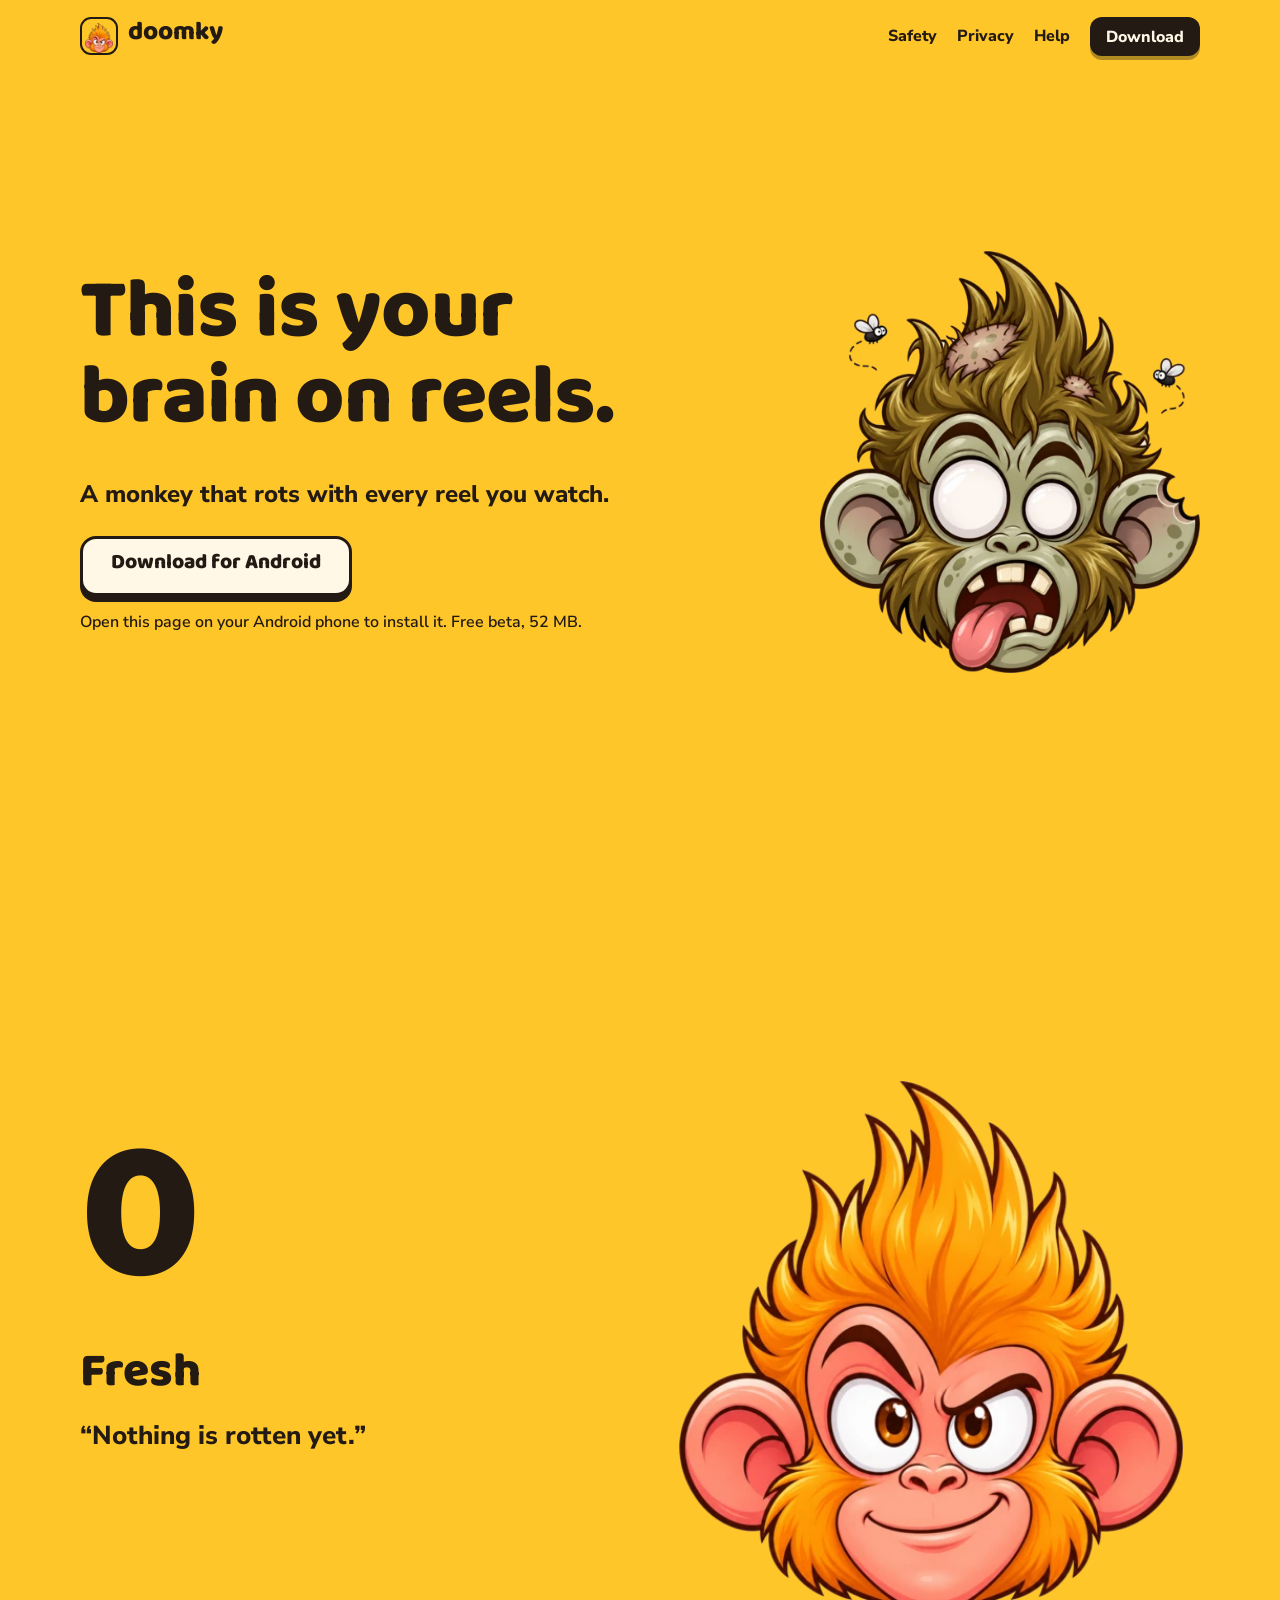
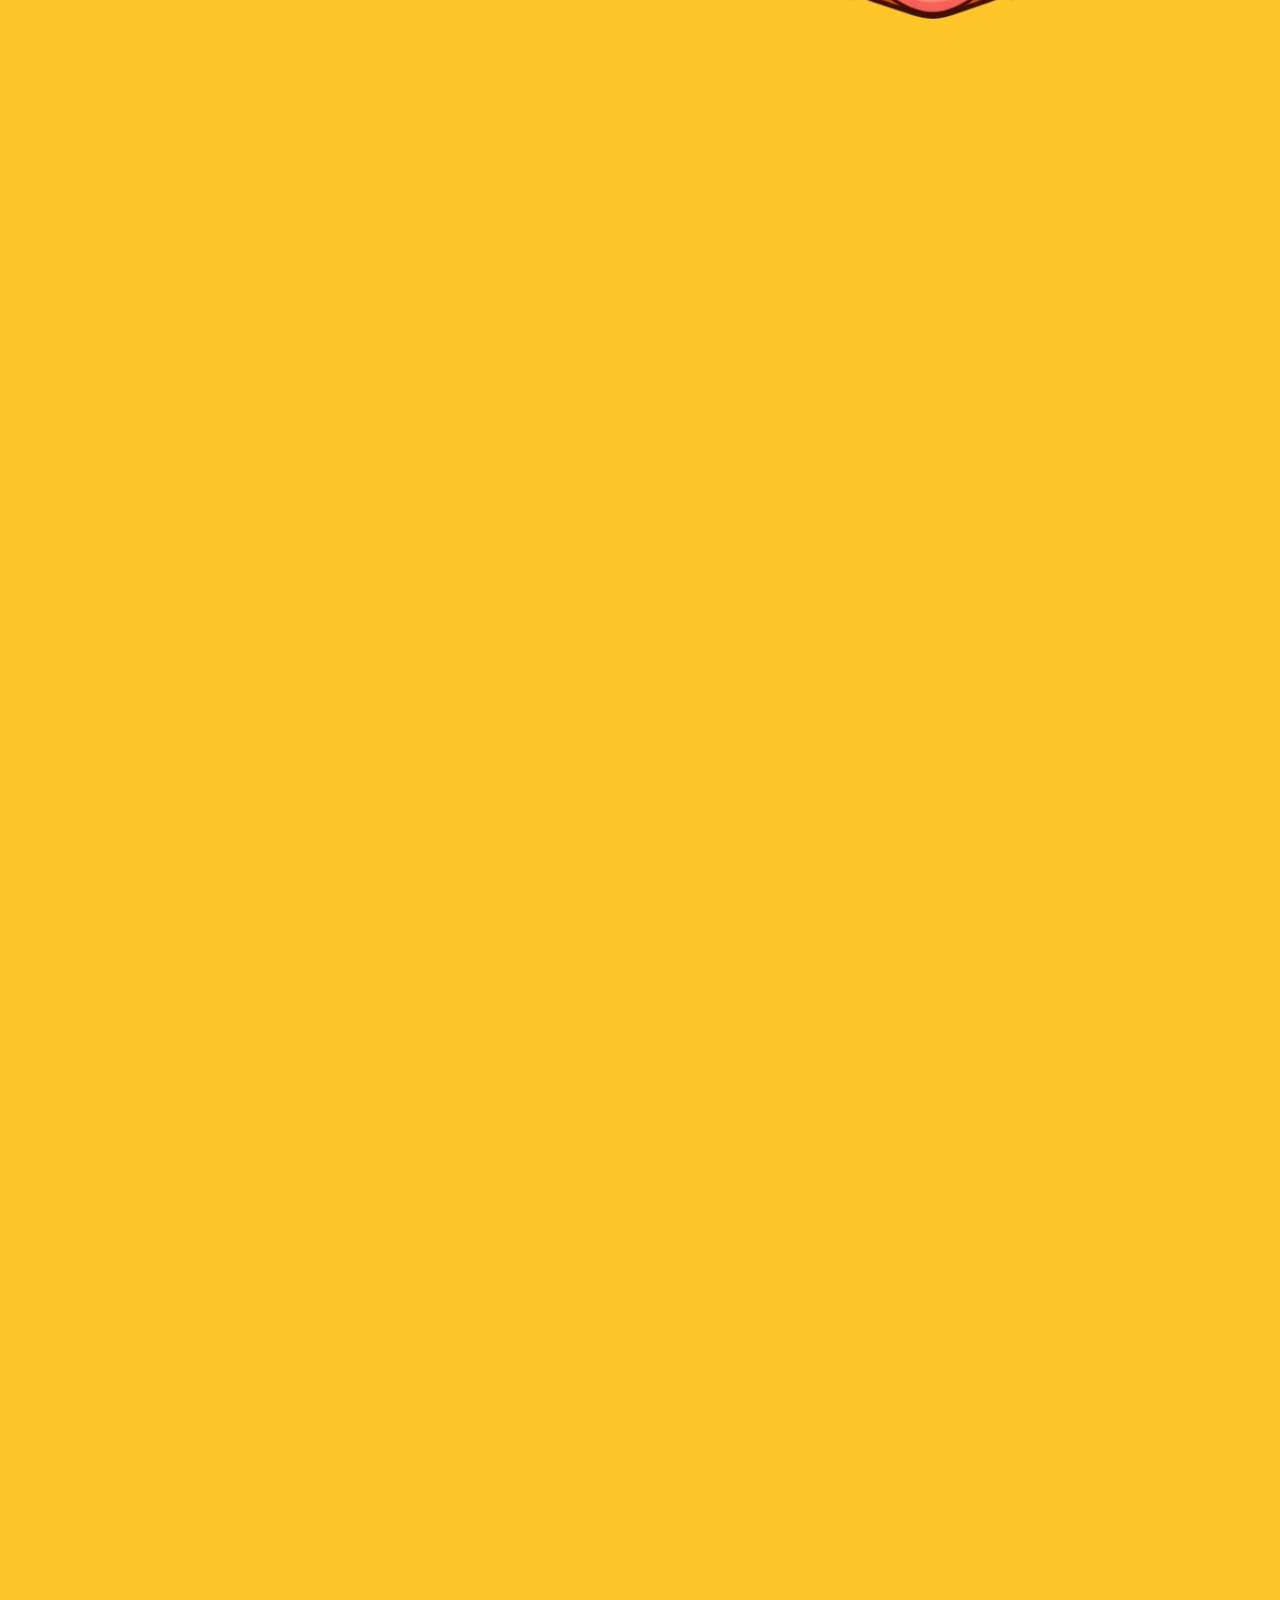
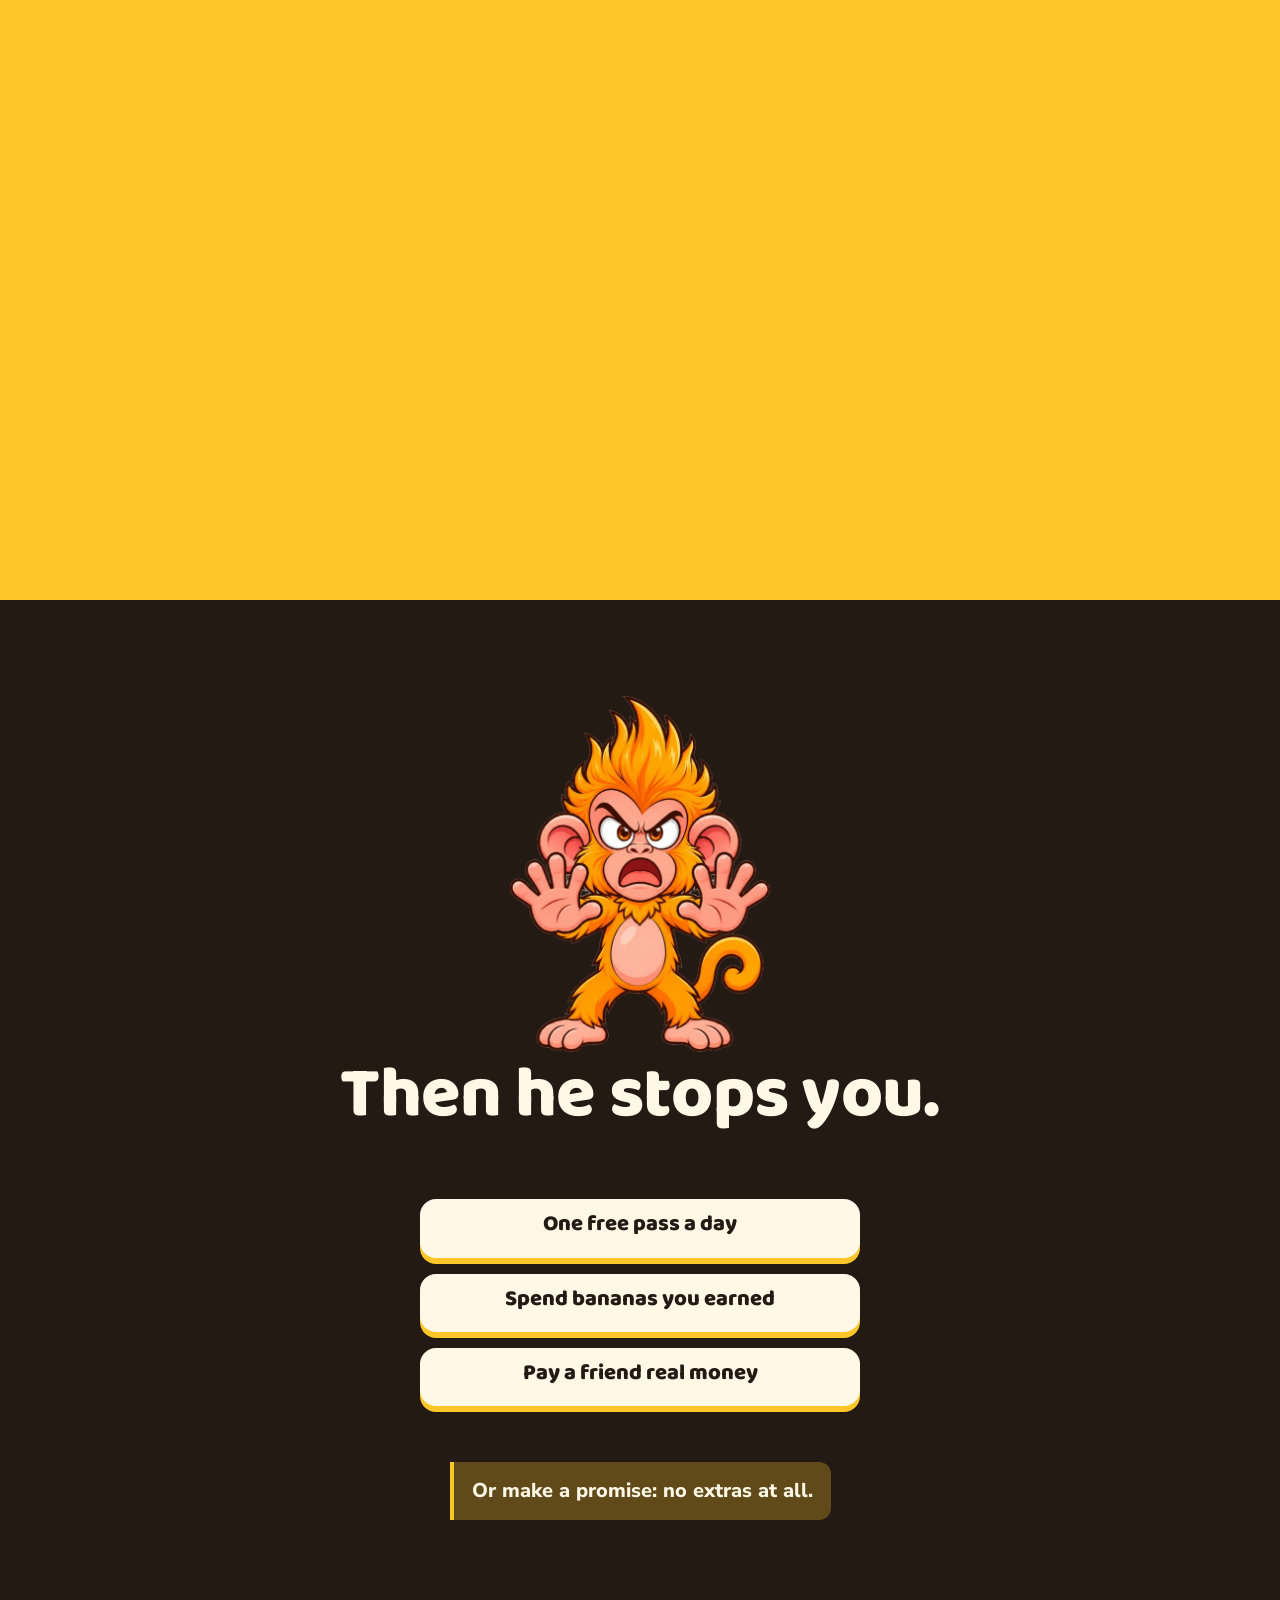
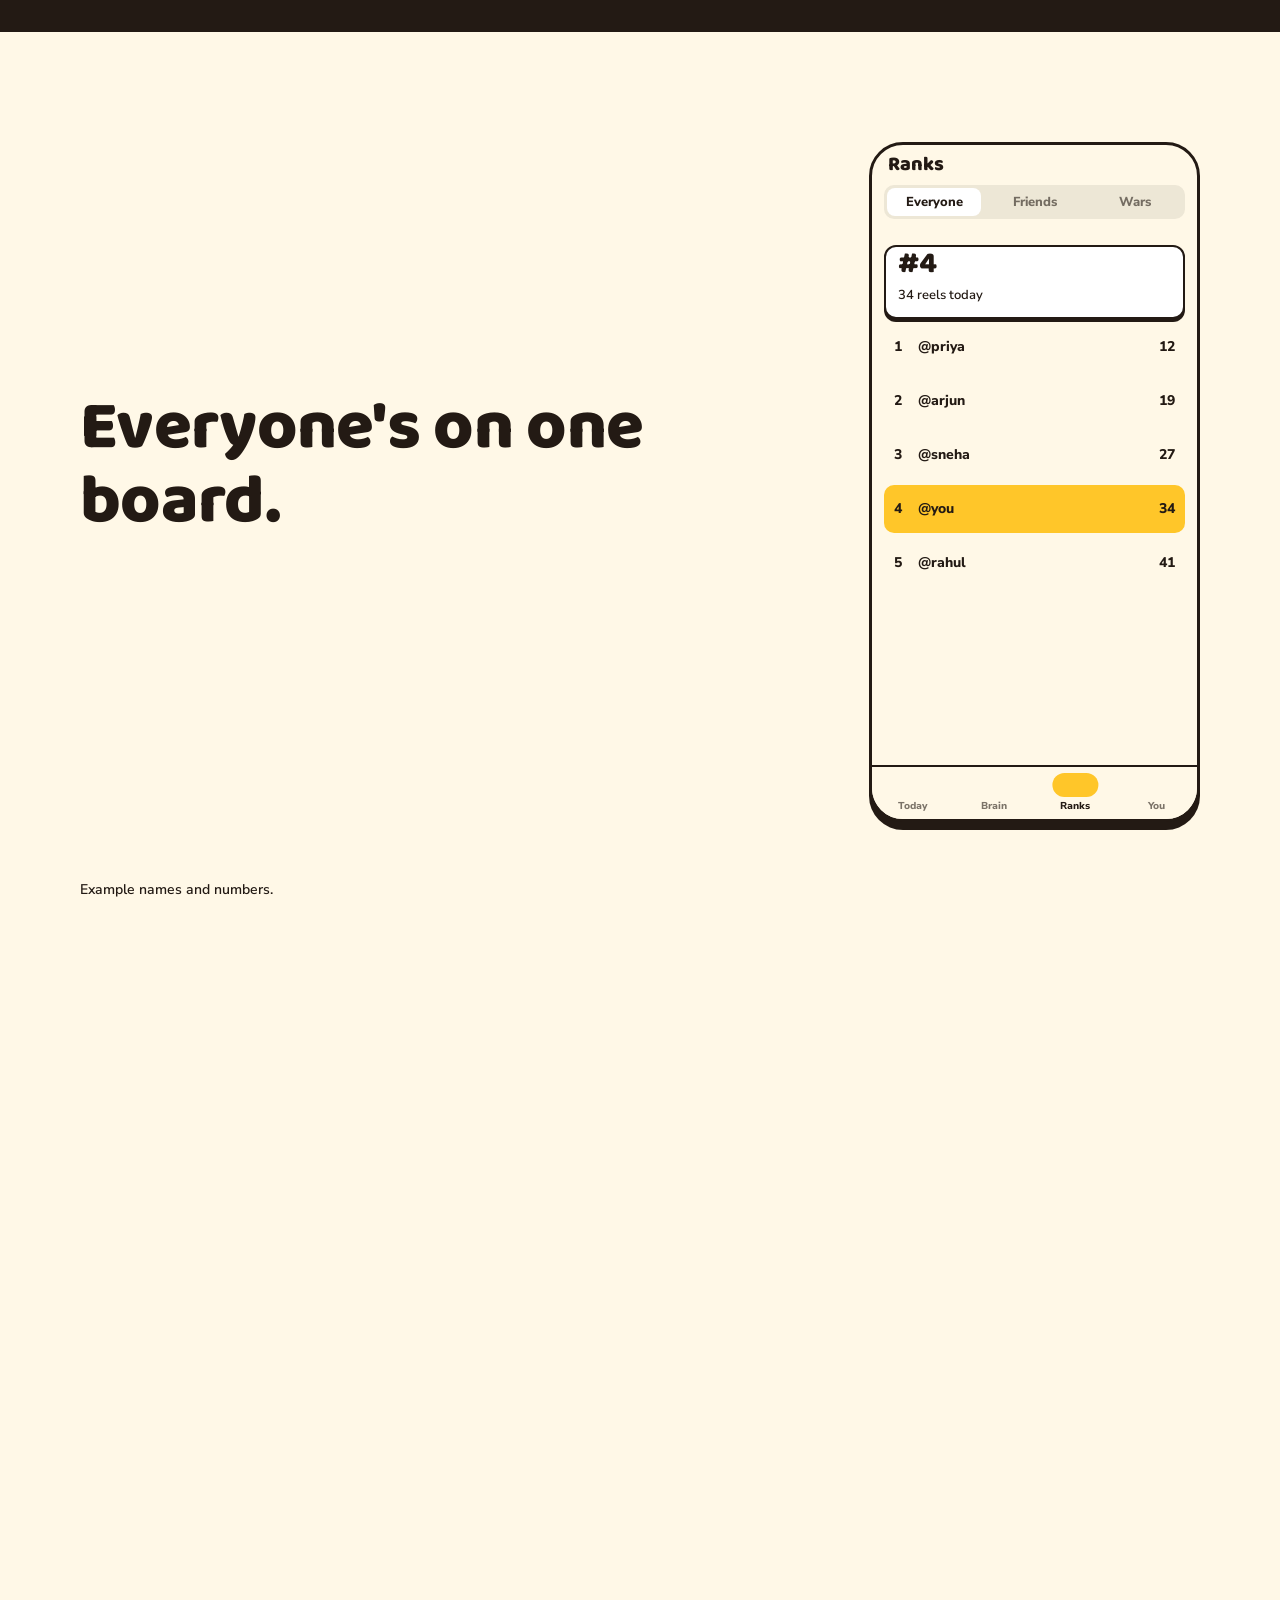
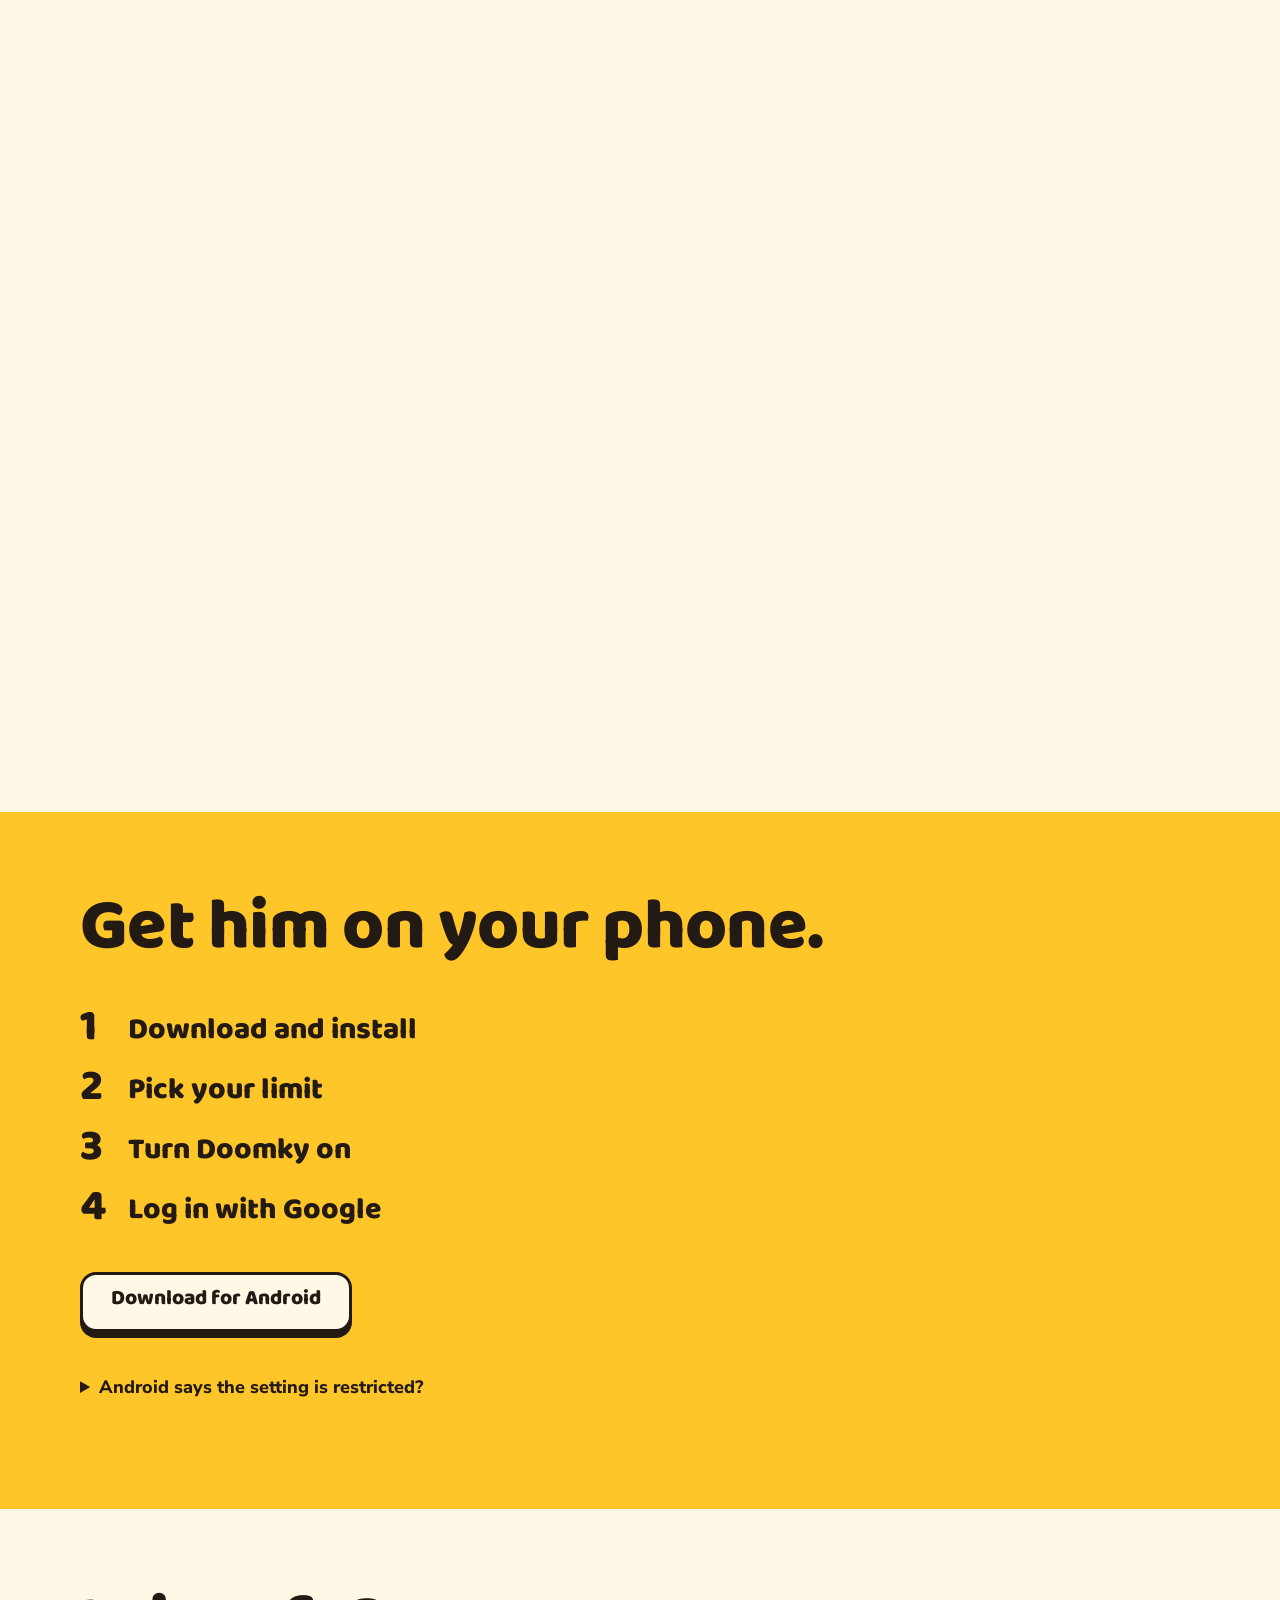
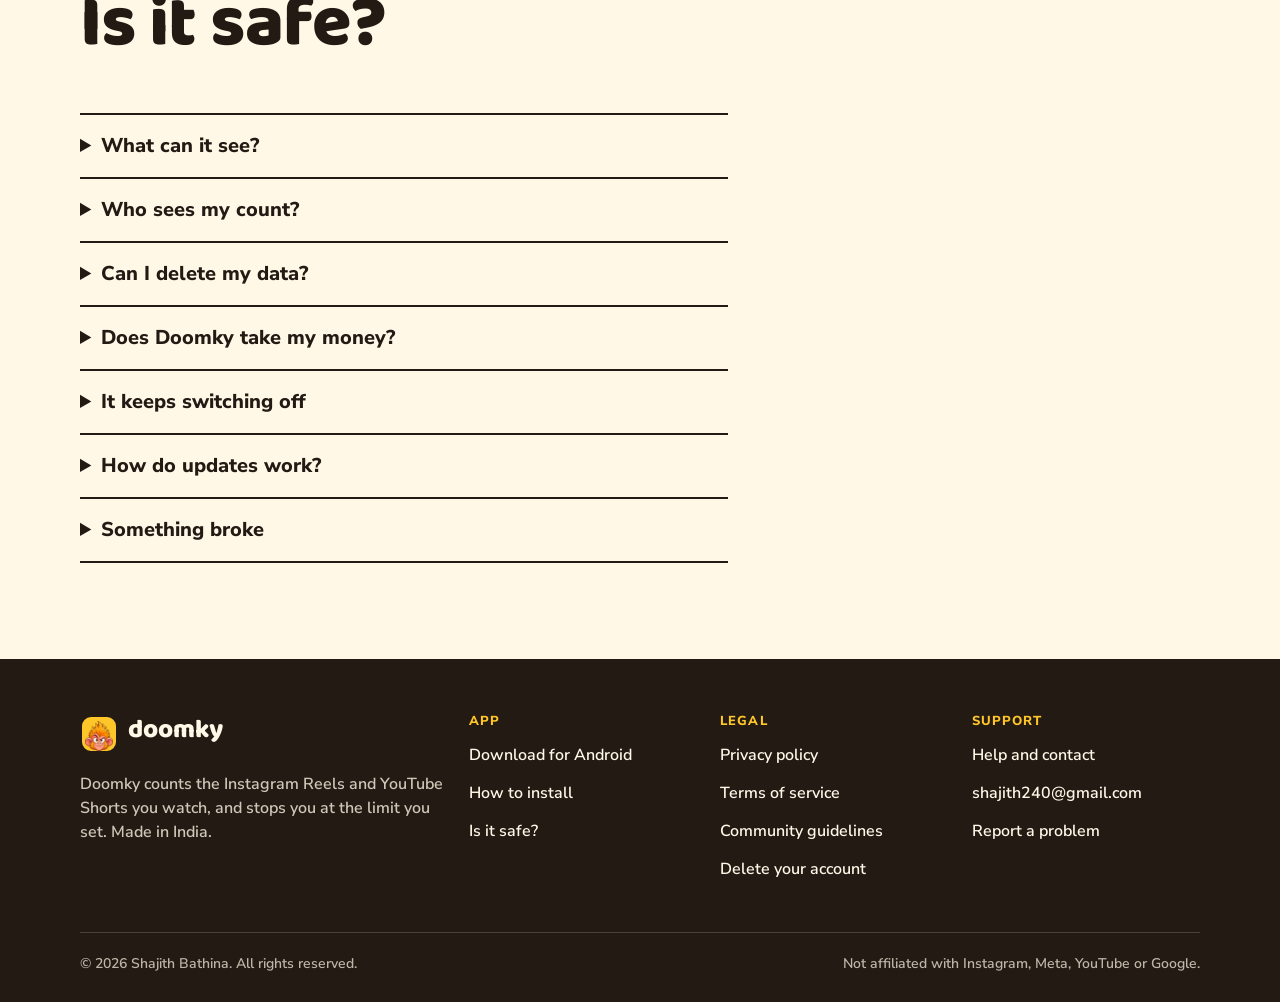
<file: index.html>
<!doctype html>
<html lang="en">
<head>
<meta charset="utf-8">
<meta name="viewport" content="width=device-width, initial-scale=1">
<title>Doomky: this is your brain on reels</title>
<meta name="description" content="A monkey that rots as you watch reels and Shorts, stops you at your limit, and ranks you against your friends. Fewest reels wins. Free Android beta.">
<meta name="theme-color" content="#FFC629">
<meta property="og:title" content="This is your brain on reels.">
<meta property="og:description" content="Doomky rots as you scroll, stops you at your limit, and ranks you against your friends. Free Android beta.">
<meta property="og:image" content="https://shajith240.github.io/doomky-site/og.jpg">
<meta property="og:url" content="https://shajith240.github.io/doomky-site/">
<meta property="og:type" content="website">
<meta name="twitter:card" content="summary_large_image">
<link rel="icon" href="stage_0.webp" type="image/webp">
<link rel="preconnect" href="https://fonts.googleapis.com">
<link rel="preconnect" href="https://fonts.gstatic.com" crossorigin>
<link href="https://fonts.googleapis.com/css2?family=Baloo+Tammudu+2:wght@800&family=Nunito+Sans:opsz,wght@6..12,400;6..12,600;6..12,800&display=swap" rel="stylesheet">
<link rel="stylesheet" href="site.css">
<style>
  :root {
    --ink: #231A14; --cream: #FFF8E7;
    --fresh: #FFC629; --dazed: #FF8A3D; --hooked: #E9408A; --cooked: #B89B72; --rotten: #6F8F3A;
    --stage: var(--fresh);
    --bar: 76px;
    --s1: 8px; --s2: 16px; --s3: 24px; --s4: 32px; --s5: 48px; --s6: 64px; --section: 72px;
    color-scheme: light;
  }
  * { box-sizing: border-box; }
  html { -webkit-text-size-adjust: 100%; scroll-behavior: smooth; }
  body {
    margin: 0; color: var(--ink); background: var(--stage);
    font: 600 18px/1.5 "Nunito Sans", system-ui, sans-serif;
    transition: background-color .7s linear;
    padding-bottom: var(--bar);
  }
  h1, h2, h3, .count { font-family: "Baloo Tammudu 2", system-ui, sans-serif; font-weight: 800; }
  h1, h2, h3, p, ol, ul, figure { margin: 0; }
  img { display: block; max-width: 100%; height: auto; }
  a { color: inherit; }
  :focus-visible { outline: 3px solid var(--ink); outline-offset: 3px; border-radius: 6px; }
  .wrap { width: min(1120px, 100% - 40px); margin-inline: auto; }

  /* opening poster: the type is the picture, and he bites into it */
  .poster { position: relative; padding: var(--s5) 0 0; }
  h1 { font-size: clamp(50px, 14.5vw, 112px); line-height: 1.02; letter-spacing: -.01em; }
  .section-title { font-size: clamp(38px, 8vw, 72px); line-height: 1.05; letter-spacing: -.01em; max-width: 12em; }
  .poster img { width: clamp(220px, 62vw, 460px); margin: var(--s2) auto 0; position: relative; }
  .lede { max-width: 26em; font-size: clamp(20px, 2.4vw, 24px); line-height: 1.4; margin-top: var(--s2); font-weight: 800; }
  .get { display: inline-block; margin: var(--s3) 0 6px; background: var(--cream); color: var(--ink); border: 3px solid var(--ink); box-shadow: 0 6px 0 var(--ink); text-decoration: none; font: 800 21px/1 "Baloo Tammudu 2", sans-serif; padding: 18px 28px 15px; border-radius: 16px; transition: transform .1s ease-out, box-shadow .1s ease-out; }
  .get:hover { background: #fff; }
  .get:active { transform: translateY(5px); box-shadow: 0 1px 0 var(--ink); }
  .fine { font-size: 16px; margin-top: var(--s1); }

  /* the rot: one pinned scene. Scrolling only chooses which stage shows, so two stages can never be on screen together */
  .rot { margin-top: var(--s6); }
  .scene { display: flex; flex-direction: column; align-items: center; gap: var(--s3); width: min(1120px, 100% - 40px); margin-inline: auto; }
  .faces { position: relative; width: min(42svh, 72vw); aspect-ratio: 1; flex: none; }
  .faces img { position: absolute; inset: 0; width: 100%; height: 100%; object-fit: contain; opacity: 0; transition: opacity .3s linear; }
  .faces img.on { opacity: 1; }
  .beats { display: grid; width: 100%; }
  .beat { grid-area: 1 / 1; opacity: 0; visibility: hidden; transition: opacity .18s linear, visibility 0s linear .18s; }
  .beat.on { opacity: 1; visibility: visible; transition: opacity .22s linear .08s, visibility 0s; }
  .count { font-size: clamp(88px, 24vw, 200px); line-height: .9; letter-spacing: -.02em; font-variant-numeric: tabular-nums; }
  .beat h2 { font-size: clamp(30px, 4.5vw, 48px); line-height: 1.1; margin-top: 0; }
  .beat p { font-size: clamp(20px, 2.4vw, 26px); font-weight: 800; line-height: 1.3; margin-top: var(--s1); max-width: 18em; }
  .beat .say { font-weight: 600; font-size: 18px; line-height: 1.5; margin-top: var(--s2); max-width: 26em; }
  /* only pinned when the script is running; without it every stage simply reads down the page */
  .js .rot { height: 500svh; margin-top: var(--s5); }
  .js .scene { position: sticky; top: 0; height: 100svh; padding: var(--s3) 0 calc(var(--bar) + var(--s2)); justify-content: center; }
  html:not(.js) .beat { grid-area: auto; opacity: 1; visibility: visible; margin-bottom: var(--s5); }
  html:not(.js) .faces { display: none; }

  /* the stop: three ways past him, each one a real button in the app */
  .stop { padding: var(--section) 0; color: var(--cream); background: var(--ink); }
  .stop .wrap { display: grid; gap: var(--s3); justify-items: center; text-align: center; }
  .stop img { width: min(260px, 66vw); }
  .ways { list-style: none; padding: 0; margin: var(--s3) 0 0; display: grid; gap: var(--s2); width: min(440px, 100%); }
  .ways li { background: var(--cream); color: var(--ink); border-radius: 16px; box-shadow: 0 6px 0 var(--fresh); padding: 18px var(--s3) 15px; font: 800 22px/1.15 "Baloo Tammudu 2", sans-serif; }
  .stop .note { margin-top: var(--s4); font-size: 20px; font-weight: 800; }

  /* the show: a phone performs the app while you scroll. Each step is one state, so nothing can overlap */
  .story { background: var(--cream); }
  .stage { display: flex; flex-direction: column; align-items: center; gap: var(--s3); width: min(1120px, 100% - 40px); margin-inline: auto; padding: var(--s5) 0 var(--s4); }
  .js .story { height: 620svh; }
  .js .stage { position: sticky; top: 0; height: 100svh; padding: var(--s3) 0 calc(var(--bar) + var(--s2)); justify-content: center; }
  .lines { display: grid; width: 100%; text-align: center; flex: none; }
  .line { grid-area: 1 / 1; font-size: clamp(30px, 8vw, 72px); line-height: 1.08; letter-spacing: -.01em; opacity: 0; visibility: hidden; transition: opacity .16s linear, visibility 0s linear .16s; align-self: center; }
  .line.on { opacity: 1; visibility: visible; transition: opacity .22s linear .1s, visibility 0s; }
  html:not(.js) .phone { display: none; }
  html:not(.js) .line { grid-area: auto; opacity: 1; visibility: visible; margin-bottom: var(--s3); }

  .phone { position: relative; flex: none; height: min(calc(100svh - var(--bar) - 170px), 620px); aspect-ratio: 9 / 18.5; background: var(--cream); color: var(--ink); border: 3px solid var(--ink); border-radius: 34px; box-shadow: 0 8px 0 var(--ink); overflow: hidden; font-size: 13px; line-height: 1.3; --ease: cubic-bezier(.2,.8,.2,1); }
  .ph-title { position: absolute; left: 16px; top: 14px; font: 800 20px/1 "Baloo Tammudu 2", sans-serif; }
  .screen { position: absolute; inset: 40px 12px 58px; opacity: 0; transition: opacity .2s linear; }
  .screen.on { opacity: 1; }
  .seg { position: relative; display: grid; grid-template-columns: repeat(3, 1fr); height: 34px; background: rgba(35,26,20,.08); border-radius: 10px; font-weight: 800; align-items: center; text-align: center; }
  .seg::before { content: ""; position: absolute; top: 3px; bottom: 3px; left: 3px; width: calc(33.33% - 6px); background: #fff; border-radius: 8px; transition: transform .35s var(--ease); transform: translateX(calc(var(--seg, 0) * (100% + 6px))); }
  .seg span { position: relative; color: rgba(35,26,20,.6); transition: color .16s linear; }
  .seg span.on { color: var(--ink); }
  .card { position: relative; margin-top: 10px; height: 74px; background: #fff; border: 2px solid var(--ink); border-radius: 12px; box-shadow: 0 3px 0 var(--ink); padding: 10px 12px; }
  .card b { display: block; font: 800 30px/1 "Baloo Tammudu 2", sans-serif; }
  .card img { position: absolute; right: 6px; top: 4px; width: 62px; height: 62px; opacity: 0; transition: opacity .2s linear; }
  .card.top img { opacity: 1; }
  .pane { position: absolute; inset: 128px 0 0; opacity: 0; transition: opacity .18s linear; }
  .pane.on { opacity: 1; }
  .row { position: absolute; left: 0; right: 0; top: 0; height: 48px; font-size: 14px; display: flex; align-items: center; gap: 8px; padding: 0 10px; border-radius: 10px; font-weight: 800; transition: transform .45s var(--ease), background-color .2s linear; transform: translateY(calc(var(--at) * 54px)); }
  .row.me { background: var(--fresh); z-index: 1; }
  .row i { font-style: normal; width: 16px; }
  .row em { font-style: normal; flex: 1; min-width: 0; }
  .row small { display: block; font-size: 10px; line-height: 1.1; color: #B91C1C; }
  .row.me small { color: var(--ink); }
  .alert { position: absolute; z-index: 3; left: 8px; right: 8px; top: 8px; background: var(--ink); color: var(--cream); padding: 10px 12px; border-radius: 14px; font-weight: 800; transform: translateY(-140%); transition: transform .4s var(--ease); }
  .alert.on { transform: none; }
  .alert small { display: block; font-weight: 600; opacity: .8; }
  .versus { display: flex; justify-content: center; margin: 4px 0 0; }
  .versus img { width: 46%; height: auto; }
  .war-name { text-align: center; font: 800 20px/1.1 "Baloo Tammudu 2", sans-serif; }
  .war-left { text-align: center; margin-bottom: 8px; }
  .war-rows { position: relative; height: 108px; }
  .month { display: grid; grid-template-columns: repeat(7, 1fr); gap: 4px; margin-top: 8px; }
  .month span { aspect-ratio: 1; border-radius: 6px; display: grid; place-items: center; font-weight: 800; font-size: 10px; background: rgba(35,26,20,.06); color: rgba(35,26,20,.4); transition: background-color .25s linear; }
  .brain-head { display: block; width: 104px; height: 104px; margin: 0 auto; }
  .brain-t { text-align: center; font: 800 20px/1.1 "Baloo Tammudu 2", sans-serif; }
  .tabs { position: absolute; left: 0; right: 0; bottom: 0; height: 54px; display: grid; grid-template-columns: repeat(4, 1fr); border-top: 2px solid var(--ink); background: var(--cream); text-align: center; font-size: 10px; font-weight: 800; container-type: inline-size; }
  .tabs::before { content: ""; position: absolute; top: 6px; width: 46px; height: 24px; left: calc(12.5cqw - 23px); background: var(--fresh); border-radius: 12px; transition: transform .35s var(--ease); transform: translateX(calc(var(--tab, 2) * 25cqw)); }
  .tabs span { position: relative; align-self: end; padding-bottom: 6px; color: rgba(35,26,20,.6); }
  .tabs span.on { color: var(--ink); }
  .eg { font-size: 14px; flex: none; }

  /* setup: only as long as it has to be */
  .setup { background: var(--fresh); padding: var(--section) 0; }
  .setup ol { list-style: none; padding: 0; margin-top: var(--s4); counter-reset: s; display: grid; gap: var(--s2); }
  .setup li { counter-increment: s; display: grid; grid-template-columns: var(--s5) 1fr; align-items: center; font: 800 clamp(22px, 3.4vw, 30px)/1.15 "Baloo Tammudu 2", sans-serif; }
  .setup li::before { content: counter(s); font-size: 44px; line-height: 1; }
  .setup .get { margin-top: var(--s4); }
  details { max-width: 36em; }
  details summary { cursor: pointer; font-weight: 800; padding: 12px 0; }
  .setup details { margin-top: var(--s3); }
  .honest { background: var(--cream); padding: var(--section) 0; }
  .honest details { border-top: 2px solid var(--ink); }
  .honest details:last-child { border-bottom: 2px solid var(--ink); }
  .honest summary { font-size: 20px; padding: var(--s2) 0; }
  .honest details p { padding-bottom: var(--s2); }
  .qa { margin-top: var(--s4); }

  /* the button stays in reach, because people arrive from a chat, on a phone */
  .bar { position: fixed; inset: auto 0 0; z-index: 5; padding: 10px var(--s2) calc(14px + env(safe-area-inset-bottom)); background: var(--ink); display: flex; align-items: center; gap: 14px; transform: translateY(100%); transition: transform .28s cubic-bezier(.2,.8,.2,1); }
  .bar.show { transform: none; }
  .bar img { width: 44px; height: 44px; flex: none; }
  .bar a { flex: 1; text-align: center; background: var(--fresh); color: var(--ink); border: 2px solid var(--cream); box-shadow: 0 4px 0 var(--cream); text-decoration: none; font: 800 20px/1 "Baloo Tammudu 2", sans-serif; padding: 14px 12px 11px; border-radius: 13px; transition: transform .1s ease-out, box-shadow .1s ease-out; }
  .bar a:active { transform: translateY(3px); box-shadow: 0 1px 0 var(--cream); }
  .bar a:focus-visible { outline-color: var(--cream); }

  @media (min-width: 800px) {
    :root { --bar: 0px; }
    .bar { display: none; }
    :root { --section: 96px; }
    /* the opening is one full screen, so the next section can't peek in underneath it */
    .poster { display: grid; grid-template-columns: 1fr 380px; grid-template-rows: 1fr auto auto 1fr; align-items: center; gap: 0 var(--s5); padding: 0 0 var(--s5); height: calc(100svh - 72px); min-height: 520px; }
    .poster h1 { grid-row: 2; }
    .poster .pitch { grid-row: 3; }
    .js .rot { margin-top: 0; }
    .poster h1 { font-size: clamp(64px, 6.6vw, 96px); grid-column: 1; align-self: end; }
    .poster .pitch { grid-column: 1; align-self: start; }
    .poster img { grid-column: 2; grid-row: 1 / -1; width: 100%; margin: 0; max-height: 72svh; object-fit: contain; }
    .js .scene { flex-direction: row-reverse; justify-content: space-between; gap: var(--s6); padding-bottom: var(--s3); }
    .faces { width: min(64svh, 42vw); }
    .beats { flex: 1; }
    .js .stage { flex-direction: row; justify-content: space-between; gap: var(--s6); padding-bottom: var(--s3); }
    .lines { flex: 1; text-align: left; }
    .line { font-size: clamp(48px, 5.4vw, 76px); }
    .phone { height: min(calc(100svh - 80px), 680px); order: 2; }
    .eg { position: absolute; left: 0; bottom: var(--s4); }
    .stage { position: relative; }
    .js .stage { position: sticky; }
  }
  @media (prefers-reduced-motion: reduce) {
    html { scroll-behavior: auto; }
    body, .faces img, .get, .bar, .bar a, .beat, .line, .screen, .pane, .row, .alert, .tabs::before, .seg::before, .month span, .card img { transition: none !important; }
  }
</style>
</head>
<body>

<a class="skip" href="#main">Skip to content</a>
<header class="wrap site-header">
  <a class="brand" href="./"><span class="brand-mark"><img src="stage_0.webp" width="30" height="30" alt=""></span><span>doomky</span></a>
  <nav class="site-nav" aria-label="Main">
    <a class="wide" href="./#safety">Safety</a>
    <a href="privacy.html">Privacy</a>
    <a href="support.html">Help</a>
    <a class="btn-sm" href="https://github.com/shajith240/doomky-site/releases/latest/download/doomky.apk">Download</a>
  </nav>
</header>

<main id="main">
  <section class="wrap poster">
    <h1>This is your<br>brain on reels.</h1>
    <img src="stage_4.webp" width="512" height="512" alt="Doomky the monkey, rotten: grey-green, bald patches, tongue out, flies around his head.">
    <div class="pitch">
      <p class="lede">A monkey that rots with every reel you watch.</p>
      <a class="get" href="https://github.com/shajith240/doomky-site/releases/latest/download/doomky.apk">Download for Android</a>
      <p class="fine">Free beta. 52 MB. Not on iPhone yet.</p>
    </div>
  </section>

  <section class="rot" aria-label="What happens to him as the count climbs">
    <div class="scene">
      <div class="faces" aria-hidden="true">
        <img class="on" src="stage_0.webp" width="512" height="512" alt="" data-face="0">
        <img src="stage_1.webp" width="512" height="512" alt="" data-face="1" loading="lazy">
        <img src="stage_2.webp" width="512" height="512" alt="" data-face="2" loading="lazy">
        <img src="stage_3.webp" width="512" height="512" alt="" data-face="3" loading="lazy">
        <img src="stage_4.webp" width="512" height="512" alt="" data-face="4" loading="lazy">
      </div>
      <div class="beats">
      <article class="beat on" data-stage="0" data-color="--fresh">
        <div class="count" data-count="0">0</div>
        <h2>Fresh</h2>
        <p>“Nothing is rotten yet.”</p>
      </article>
      <article class="beat" data-stage="1" data-color="--dazed">
        <div class="count" data-count="10">10</div>
        <h2>Dazed</h2>
        <p>“One more? You said that before.”</p>
      </article>
      <article class="beat" data-stage="2" data-color="--hooked">
        <div class="count" data-count="30">30</div>
        <h2>Hooked</h2>
        <p>“You are watching a stranger cook.”</p>
      </article>
      <article class="beat" data-stage="3" data-color="--cooked">
        <div class="count" data-count="75">75</div>
        <h2>Cooked</h2>
        <p>“You learned a dance. Not your syllabus.”</p>
      </article>
      <article class="beat" data-stage="4" data-color="--rotten">
        <div class="count" data-count="150">150</div>
        <h2>Rotten</h2>
        <p>“Flies are making a reel about you.”</p>
        <p class="say">He roasts you in English, Hindi or Telugu, right on top of your reels.</p>
      </article>
      </div>
    </div>
  </section>

  <section class="stop">
    <div class="wrap">
      <img src="pose_stop.webp" width="720" height="720" alt="Doomky standing with both palms out, shouting stop." loading="lazy">
      <h2 class="section-title">Then he stops you.</h2>
      <ul class="ways" aria-label="The ways past your limit">
        <li>One free pass a day</li>
        <li>Spend bananas you earned</li>
        <li>Pay a friend real money</li>
      </ul>
      <p class="note">Or make a promise: no extras at all.</p>
    </div>
  </section>

  <section class="story" aria-label="What's in the app">
    <div class="stage">
      <div class="lines">
        <h2 class="line on">Everyone's on one board.</h2>
        <h2 class="line">Fewer reels, higher rank.</h2>
        <h2 class="line">#1. Now stay there.</h2>
        <h2 class="line">Swap codes with friends.</h2>
        <h2 class="line">Know when they slip.</h2>
        <h2 class="line">Start a war.</h2>
        <h2 class="line">Watch your month get better.</h2>
      </div>
      <div class="phone" aria-hidden="true">
        <div class="ph-title" data-title>Ranks</div>
        <div class="alert"><span>@ravi broke their limit</span><small>84 reels today. Are you doing better?</small></div>
        <div class="screen on" data-screen="ranks">
          <div class="seg"><span class="on">Everyone</span><span>Friends</span><span>Wars</span></div>
          <div class="pane on" data-pane="board" style="inset:50px 0 0">
            <div class="card"><b data-rank>#4</b><span data-reels>34 reels today</span><img src="pose_crown.webp" alt="" width="62" height="62" loading="lazy"></div>
            <div style="position:absolute;inset:88px 0 0" data-rows></div>
          </div>
          <div class="pane" data-pane="friends" style="inset:50px 0 0">
            <div class="card"><b>#1</b><span>8 reels today</span></div>
            <div style="position:absolute;inset:88px 0 0">
              <div class="row me" style="--at:0"><i>1</i><em>@you</em>8</div>
              <div class="row" style="--at:1"><i>2</i><em>@sai</em>22</div>
              <div class="row" style="--at:2"><i>3</i><em>@neha</em>31</div>
              <div class="row" style="--at:3"><i>4</i><em>@ravi<small>Over their limit</small></em>84</div>
              <div class="row" style="--at:4"><i>-</i><em>@kiran<small>Went quiet</small></em>0</div>
            </div>
          </div>
          <div class="pane" data-pane="wars" style="inset:44px 0 0">
            <div class="versus"><img src="stage_0.webp" alt="" width="512" height="512" loading="lazy"><img src="stage_4.webp" alt="" width="512" height="512" loading="lazy"></div>
            <div class="war-name">Hostel war</div>
            <div class="war-left">3 days left</div>
            <div class="war-rows">
              <div class="row me" style="--at:0"><i>1</i><em>@you</em>41</div>
              <div class="row" style="--at:1"><i>2</i><em>@sai</em>96</div>
            </div>
          </div>
        </div>
        <div class="screen" data-screen="brain">
          <img class="brain-head" src="stage_1.webp" alt="" width="512" height="512" loading="lazy">
          <div class="brain-t">Your brain: Dazed</div>
          <div class="month"><span>1</span><span>2</span><span>3</span><span>4</span><span>5</span><span>6</span><span>7</span><span>8</span><span>9</span><span>10</span><span>11</span><span>12</span><span>13</span><span>14</span><span>15</span><span>16</span><span>17</span><span>18</span><span>19</span><span>20</span><span>21</span><span>22</span><span>23</span><span>24</span><span>25</span><span>26</span><span>27</span><span>28</span><span>29</span><span>30</span></div>
        </div>
        <div class="tabs"><span>Today</span><span>Brain</span><span class="on">Ranks</span><span>You</span></div>
      </div>
      <p class="eg">Example names and numbers.</p>
    </div>
  </section>

  <section class="setup" id="setup">
    <div class="wrap">
      <h2 class="section-title">Get him on your phone.</h2>
      <ol>
        <li>Download and install</li>
        <li>Pick your limit</li>
        <li>Turn Doomky on</li>
        <li>Log in with Google</li>
      </ol>
      <a class="get" href="https://github.com/shajith240/doomky-site/releases/latest/download/doomky.apk">Download for Android</a>
      <details>
        <summary>Android says the setting is restricted?</summary>
        <p>This happens with apps from outside the Play Store. Go to Settings, Apps, Doomky, tap the ⋮ at the top right, then Allow restricted settings. Go back and turn Doomky on.</p>
      </details>
    </div>
  </section>

  <section class="honest" id="safety">
    <div class="wrap">
      <h2 class="section-title">Is it safe?</h2>
      <div class="qa">
        <details><summary>What can it see?</summary><p>Only inside Instagram and YouTube, and only which screen is open and when you move to the next reel. It can't read captions, messages or anything you type. Details are in the <a href="privacy.html">privacy policy</a>.</p></details>
        <details><summary>Who sees my count?</summary><p>If you log in, your @handle and reel count are on the board other Doomky users see, and friends see when you go over your limit. Nobody sees your email. If you don't log in, your counts never leave your phone.</p></details>
        <details><summary>Can I delete my data?</summary><p>Yes, any time. In Doomky, open Settings, Account, Delete account. It is gone from our servers straight away. <a href="delete-account.html">More on deleting your account</a>.</p></details>
        <details><summary>Does Doomky take my money?</summary><p>No. Paying a friend opens your own UPI app, and you enter your own PIN. Bananas are points you earn. You can't buy them or cash them out.</p></details>
        <details><summary>It keeps switching off</summary><p>Some phones shut apps down to save battery. In Doomky, open You, the gear, then Keep Doomky running.</p></details>
        <details><summary>How do updates work?</summary><p>Doomky tells you when a new version is ready. Download it here again and install it over the old one. Your counts stay.</p></details>
        <details><summary>Something broke</summary><p>This is an early beta. <a href="https://github.com/shajith240/doomky-site/issues">Tell us here</a>, email <a href="mailto:shajith240@gmail.com">shajith240@gmail.com</a>, or see <a href="support.html">help and contact</a>.</p></details>
      </div>
    </div>
  </section>
</main>

<footer class="site-footer">
  <div class="wrap foot-grid">
    <div class="foot-about">
      <a class="brand" href="./"><span class="brand-mark"><img src="stage_0.webp" width="30" height="30" alt=""></span><span>doomky</span></a>
      <p>Doomky counts the Instagram Reels and YouTube Shorts you watch, and stops you at the limit you set. Made in India.</p>
    </div>
    <nav aria-labelledby="f-app"><h2 id="f-app">App</h2><ul>
      <li><a href="https://github.com/shajith240/doomky-site/releases/latest/download/doomky.apk">Download for Android</a></li>
      <li><a href="./#setup">How to install</a></li>
      <li><a href="./#safety">Is it safe?</a></li>
    </ul></nav>
    <nav aria-labelledby="f-legal"><h2 id="f-legal">Legal</h2><ul>
      <li><a href="privacy.html">Privacy policy</a></li>
      <li><a href="terms.html">Terms of service</a></li>
      <li><a href="community.html">Community guidelines</a></li>
      <li><a href="delete-account.html">Delete your account</a></li>
    </ul></nav>
    <nav aria-labelledby="f-help"><h2 id="f-help">Support</h2><ul>
      <li><a href="support.html">Help and contact</a></li>
      <li><a href="mailto:shajith240@gmail.com">shajith240@gmail.com</a></li>
      <li><a href="https://github.com/shajith240/doomky-site/issues">Report a problem</a></li>
    </ul></nav>
  </div>
  <div class="wrap foot-base"><p>&copy; 2026 Shajith Bathina. All rights reserved.</p><p>Not affiliated with Instagram, Meta, YouTube or Google.</p></div>
</footer>

<div class="bar">
  <img src="stage_0.webp" width="44" height="44" alt="" id="barface">
  <a href="https://github.com/shajith240/doomky-site/releases/latest/download/doomky.apk">Download for Android</a>
</div>

<script>
  document.documentElement.classList.add('js');
  // The whole page takes the stage colour of whichever beat is in the middle of the screen, and the head and count follow it.
  (function () {
    var calm = matchMedia('(prefers-reduced-motion: reduce)').matches;
    var beats = document.querySelectorAll('.beat');
    var faces = document.querySelectorAll('[data-face]');
    var root = document.documentElement;
    var last = null, climbing = 0;
    function climb(el) {
      var to = +el.dataset.count, from = Math.max(0, to - Math.ceil(to * .4)), start = performance.now(), me = ++climbing;
      if (calm || to === 0) { el.textContent = to; return; }
      (function tick(now) {
        if (me !== climbing) { el.textContent = to; return; } // a newer stage took over, so this one just lands
        var t = Math.min(1, (now - start) / 500);
        el.textContent = Math.round(from + (to - from) * (1 - Math.pow(1 - t, 3)));
        if (t < 1) requestAnimationFrame(tick);
      })(start);
    }
    function show(beat) {
      if (beat === last) return;
      if (last) last.classList.remove('on');
      beat.classList.add('on');
      last = beat;
      root.style.setProperty('--stage', 'var(' + beat.dataset.color + ')');
      faces.forEach(function (f) { f.classList.toggle('on', f.dataset.face === beat.dataset.stage); });
      document.getElementById('barface').src = 'stage_' + beat.dataset.stage + '.webp';
      climb(beat.querySelector('.count'));
    }
    var rot = document.querySelector('.rot');
    function place() {
      var box = rot.getBoundingClientRect();
      var travelled = -box.top / Math.max(1, box.height - innerHeight);
      show(beats[Math.max(0, Math.min(beats.length - 1, Math.floor(travelled * beats.length)))]);
    }
    addEventListener('scroll', place, { passive: true });
    addEventListener('resize', place);
    place();
    // the show: scroll position chooses one state of the phone
    (function () {
      var story = document.querySelector('.story');
      var lines = document.querySelectorAll('.line'), phone = document.querySelector('.phone');
      var rowsBox = phone.querySelector('[data-rows]');
      var people = { you: 'you', priya: 'priya', arjun: 'arjun', sneha: 'sneha', rahul: 'rahul' }, rows = {};
      Object.keys(people).forEach(function (n) {
        var r = document.createElement('div');
        r.className = 'row' + (n === 'you' ? ' me' : '');
        r.innerHTML = '<i></i><em>@' + n + '</em><span></span>';
        rowsBox.appendChild(r); rows[n] = r;
      });
      var boards = [
        [['priya', 12], ['arjun', 19], ['sneha', 27], ['you', 34], ['rahul', 41]],
        [['priya', 12], ['you', 18], ['arjun', 19], ['sneha', 27], ['rahul', 41]],
        [['you', 8], ['priya', 12], ['arjun', 19], ['sneha', 27], ['rahul', 41]]
      ];
      var cells = phone.querySelectorAll('.month span');
      // example month that starts rotten and gets better
      var rotting = [3,3,4,2,3,3,2,2,3,2,2,1,2,2,1,1,2,1,1,0,1,1,0,1,0,0,1,0,0,0];
      var colours = ['--fresh','--dazed','--hooked','--cooked','--rotten'];
      var seg = phone.querySelectorAll('.seg span'), tabs = phone.querySelectorAll('.tabs span');
      var screens = { ranks: phone.querySelector('[data-screen=ranks]'), brain: phone.querySelector('[data-screen=brain]') };
      var panes = { board: phone.querySelector('[data-pane=board]'), friends: phone.querySelector('[data-pane=friends]'), wars: phone.querySelector('[data-pane=wars]') };
      var alert = phone.querySelector('.alert'), title = phone.querySelector('[data-title]'), card = phone.querySelector('.card');
      var current = -1;
      function board(step) {
        boards[step].forEach(function (p, i) {
          var r = rows[p[0]];
          r.style.setProperty('--at', i);
          r.querySelector('i').textContent = i + 1;
          r.querySelector('span').textContent = p[1];
          if (p[0] === 'you') {
            phone.querySelector('[data-rank]').textContent = '#' + (i + 1);
            phone.querySelector('[data-reels]').textContent = p[1] + ' reels today';
          }
        });
        card.classList.toggle('top', step === 2);
      }
      function perform(step) {
        if (step === current) return;
        current = step;
        lines.forEach(function (l, i) { l.classList.toggle('on', i === step); });
        var section = step < 3 ? 0 : step < 5 ? 1 : 2, brain = step === 6;
        board(Math.min(step, 2));
        phone.querySelector('.seg').style.setProperty('--seg', section);
        seg.forEach(function (s, i) { s.classList.toggle('on', i === section); });
        panes.board.classList.toggle('on', section === 0);
        panes.friends.classList.toggle('on', section === 1);
        panes.wars.classList.toggle('on', section === 2);
        alert.classList.toggle('on', step === 4);
        screens.ranks.classList.toggle('on', !brain);
        screens.brain.classList.toggle('on', brain);
        title.textContent = brain ? 'Your brain' : 'Ranks';
        phone.querySelector('.tabs').style.setProperty('--tab', brain ? 1 : 2);
        tabs.forEach(function (t, i) { t.classList.toggle('on', i === (brain ? 1 : 2)); });
        cells.forEach(function (c, i) {
          c.style.transitionDelay = brain && !calm ? i * 25 + 'ms' : '0ms';
          c.style.backgroundColor = brain ? 'var(' + colours[rotting[i]] + ')' : '';
          c.style.color = brain ? 'var(--ink)' : '';
        });
      }
      function place() {
        var box = story.getBoundingClientRect();
        var travelled = -box.top / Math.max(1, box.height - innerHeight);
        perform(Math.max(0, Math.min(lines.length - 1, Math.floor(travelled * lines.length))));
      }
      addEventListener('scroll', place, { passive: true });
      addEventListener('resize', place);
      place();
    })();
    // the bar only arrives once the main button has gone, so there's never two of them on screen
    if ('IntersectionObserver' in window) {
      new IntersectionObserver(function (entries) {
        document.querySelector('.bar').classList.toggle('show', !entries[0].isIntersecting);
      }).observe(document.querySelector('.get'));
    } else {
      document.querySelector('.bar').classList.add('show');
    }
    // this file is only for Android, so anyone else is told before they tap
    if (!/android/i.test(navigator.userAgent)) {
      document.querySelector('.fine').textContent = /iphone|ipad|ipod/i.test(navigator.userAgent)
        ? 'Android only for now. There is no iPhone version yet.'
        : 'Open this page on your Android phone to install it. Free beta, 52 MB.';
    }
  })();
</script>
</body>
</html>
</file>
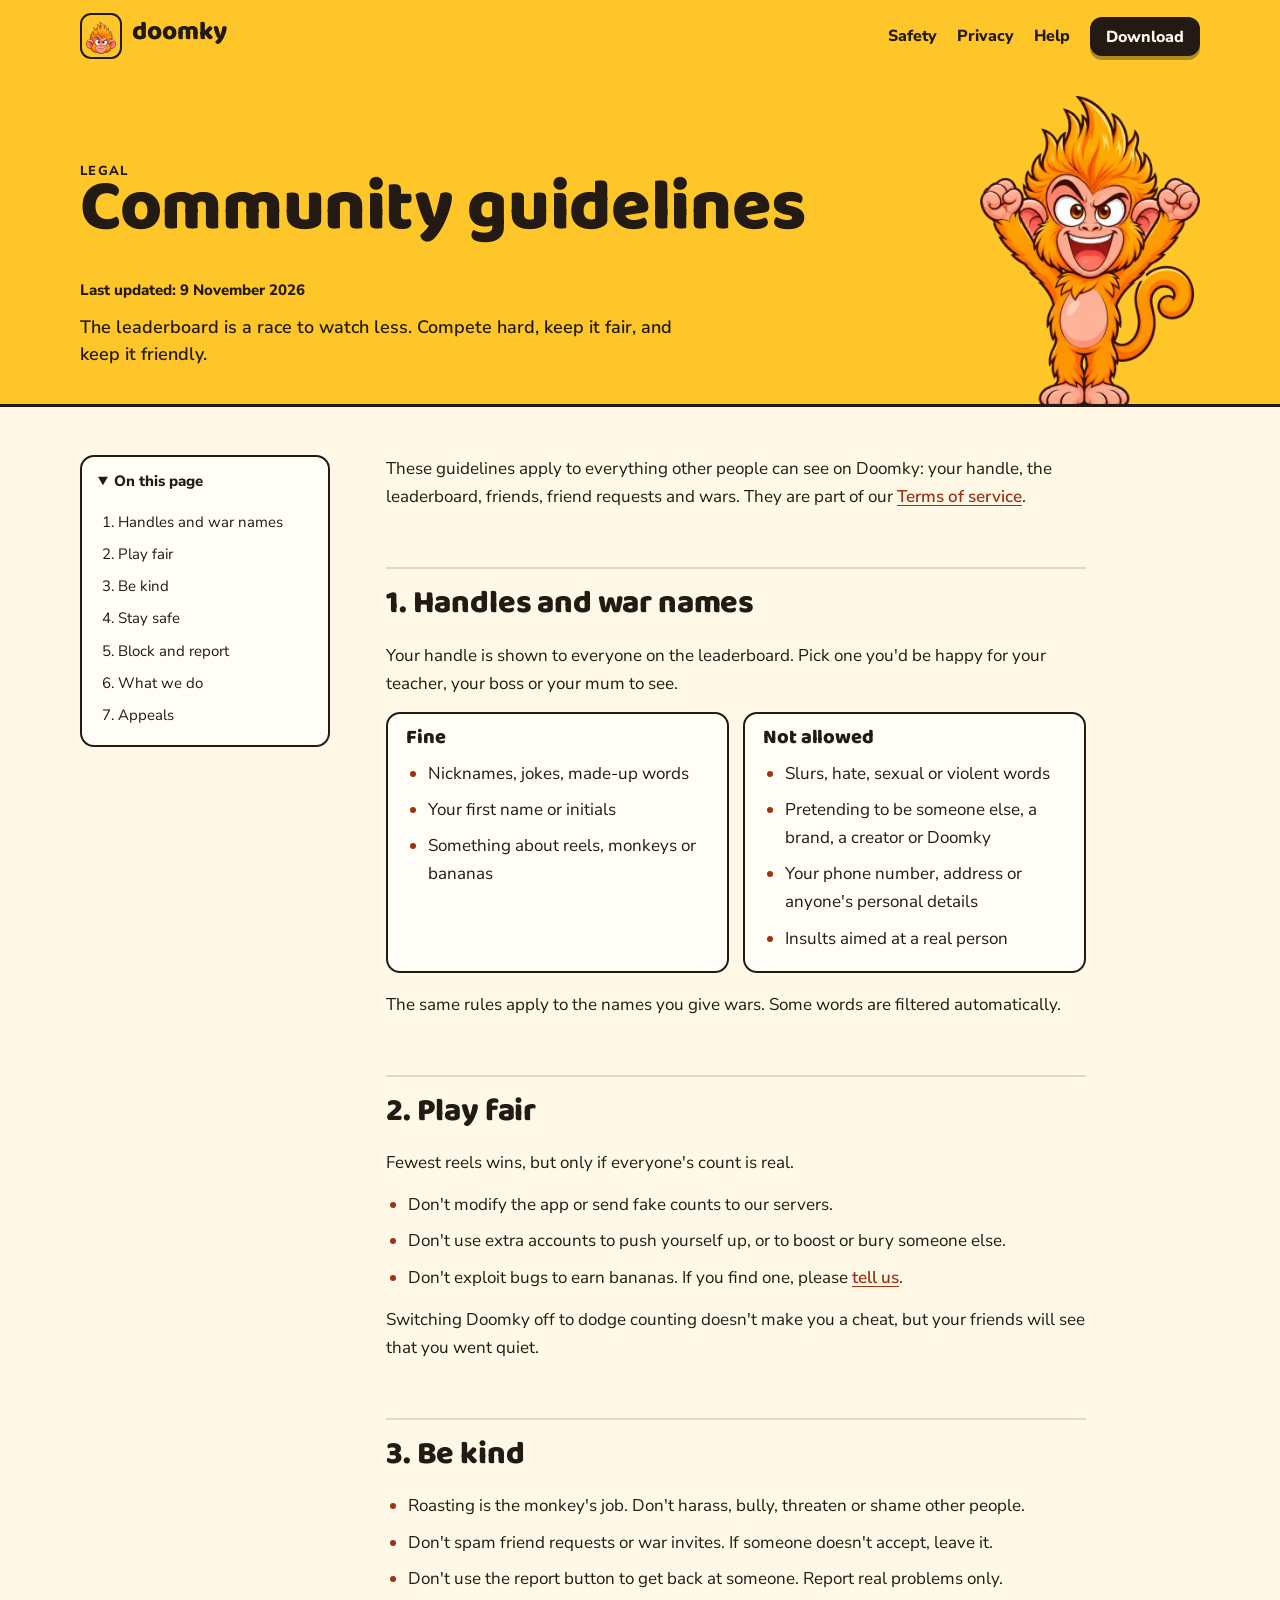
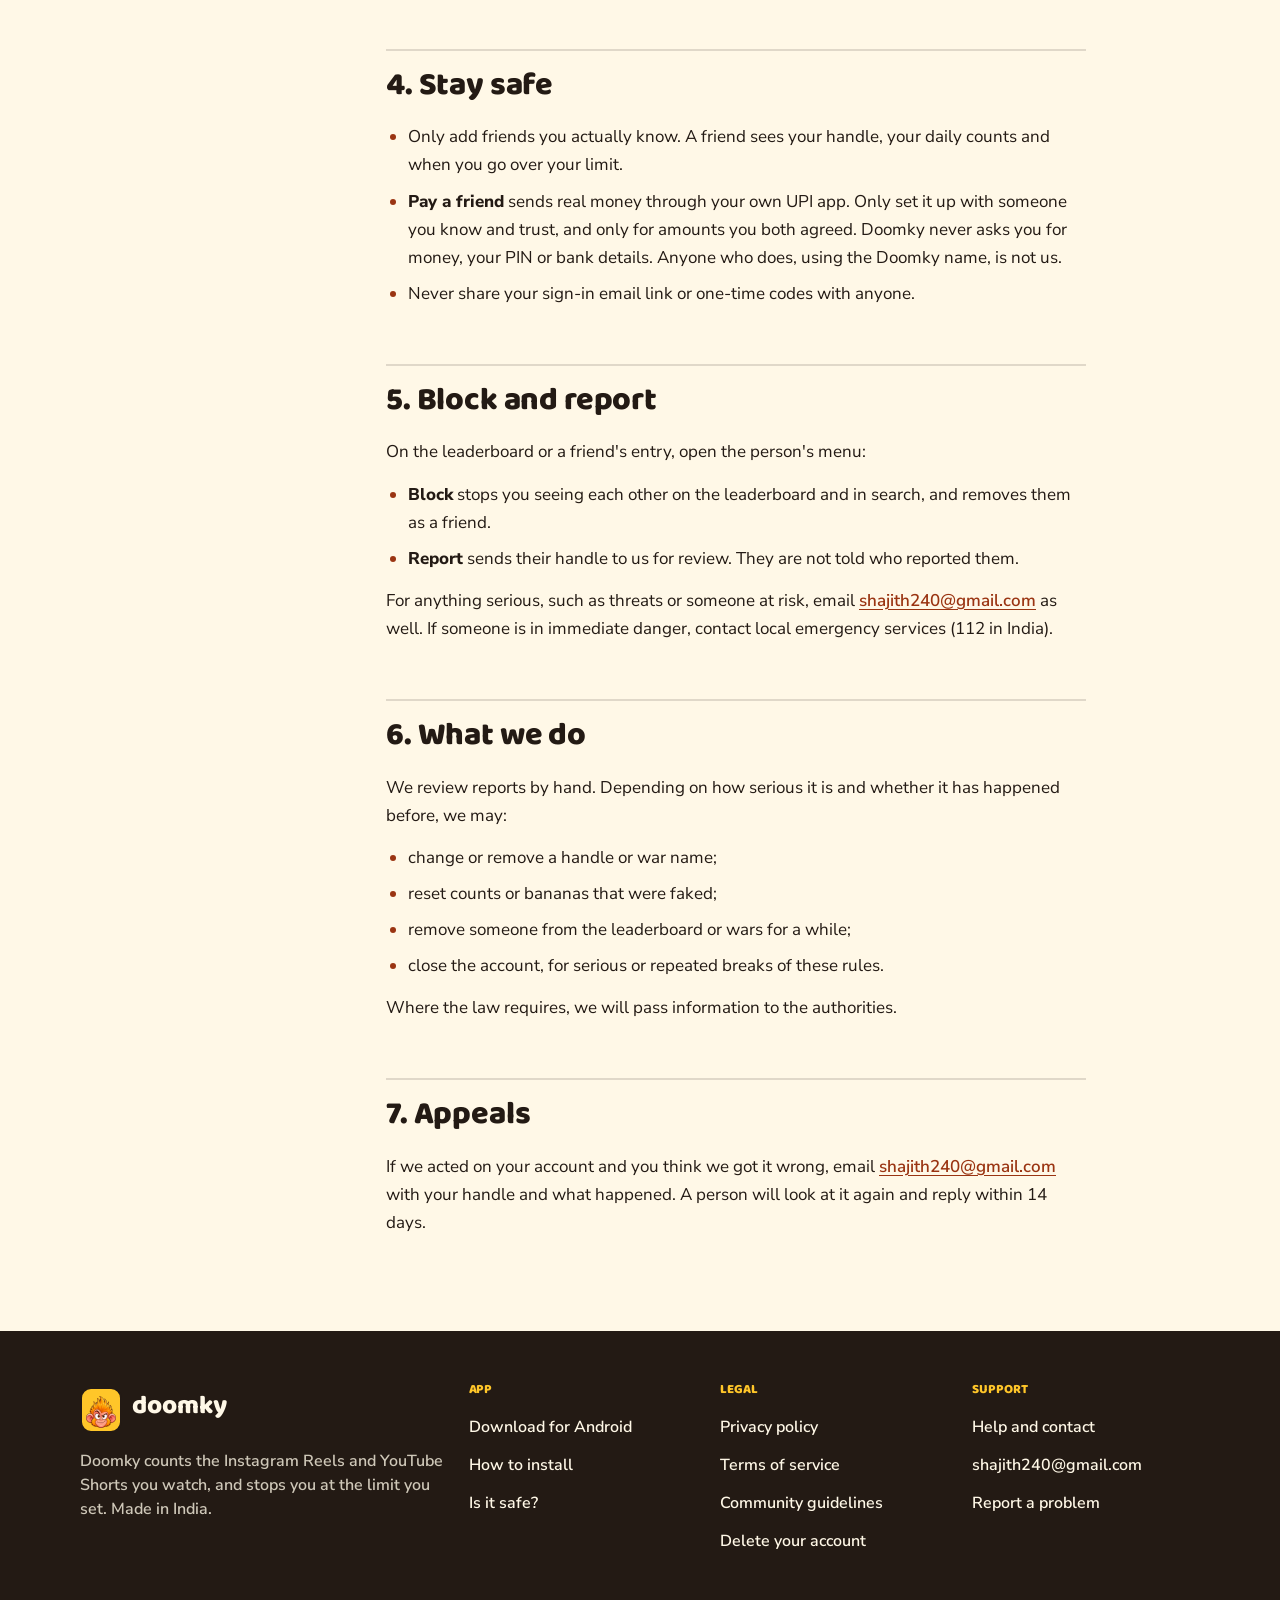
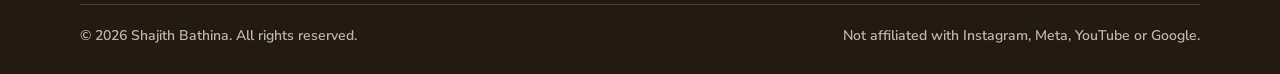
<file: community.html>
<!doctype html>
<html lang="en">
<head>
<meta charset="utf-8">
<meta name="viewport" content="width=device-width, initial-scale=1">
<title>Community guidelines | Doomky</title>
<meta name="description" content="How to behave on Doomky's leaderboards, friends and wars, and what happens when someone breaks the rules.">
<meta name="theme-color" content="#FFC629">
<link rel="icon" href="stage_0.webp" type="image/webp">
<link rel="preconnect" href="https://fonts.googleapis.com">
<link rel="preconnect" href="https://fonts.gstatic.com" crossorigin>
<link href="https://fonts.googleapis.com/css2?family=Baloo+Tammudu+2:wght@800&family=Nunito+Sans:opsz,wght@6..12,400;6..12,600;6..12,800&display=swap" rel="stylesheet">
<link rel="stylesheet" href="site.css">
</head>
<body class="page">
<div class="band">
<a class="skip" href="#main">Skip to content</a>
<header class="wrap site-header">
  <a class="brand" href="./"><span class="brand-mark"><img src="stage_0.webp" width="30" height="30" alt=""></span><span>doomky</span></a>
  <nav class="site-nav" aria-label="Main">
    <a class="wide" href="./#safety">Safety</a>
    <a href="privacy.html">Privacy</a>
    <a href="support.html">Help</a>
    <a class="btn-sm" href="https://github.com/shajith240/doomky-site/releases/latest/download/doomky.apk">Download</a>
  </nav>
</header>
</div>
<main id="main">
  <section class="doc-hero">
    <div class="wrap doc-hero-in">
      <div class="doc-hero-text">
        <p class="eyebrow">Legal</p>
        <h1>Community guidelines</h1>
        <p class="updated">Last updated: 9 November 2026</p>
        <p class="intro">The leaderboard is a race to watch less. Compete hard, keep it fair, and keep it friendly.</p>
      </div>
      <img src="pose_cheer.webp" width="504" height="720" alt="Doomky cheering with both fists in the air.">
    </div>
  </section>

  <div class="wrap doc">
    <details class="toc">
      <summary>On this page</summary>
      <ol>
        <li><a href="#handles">Handles and war names</a></li>
        <li><a href="#fair">Play fair</a></li>
        <li><a href="#kind">Be kind</a></li>
        <li><a href="#safe">Stay safe</a></li>
        <li><a href="#tools">Block and report</a></li>
        <li><a href="#enforcement">What we do</a></li>
        <li><a href="#appeals">Appeals</a></li>
      </ol>
    </details>

    <article class="prose">
      <p>These guidelines apply to everything other people can see on Doomky: your handle, the leaderboard, friends, friend requests and wars. They are part of our <a href="terms.html">Terms of service</a>.</p>

      <h2 id="handles">1. Handles and war names</h2>
      <p>Your handle is shown to everyone on the leaderboard. Pick one you'd be happy for your teacher, your boss or your mum to see.</p>
      <div class="cards">
        <div><h3>Fine</h3><ul><li>Nicknames, jokes, made-up words</li><li>Your first name or initials</li><li>Something about reels, monkeys or bananas</li></ul></div>
        <div><h3>Not allowed</h3><ul><li>Slurs, hate, sexual or violent words</li><li>Pretending to be someone else, a brand, a creator or Doomky</li><li>Your phone number, address or anyone's personal details</li><li>Insults aimed at a real person</li></ul></div>
      </div>
      <p>The same rules apply to the names you give wars. Some words are filtered automatically.</p>

      <h2 id="fair">2. Play fair</h2>
      <p>Fewest reels wins, but only if everyone's count is real.</p>
      <ul>
        <li>Don't modify the app or send fake counts to our servers.</li>
        <li>Don't use extra accounts to push yourself up, or to boost or bury someone else.</li>
        <li>Don't exploit bugs to earn bananas. If you find one, please <a href="support.html">tell us</a>.</li>
      </ul>
      <p>Switching Doomky off to dodge counting doesn't make you a cheat, but your friends will see that you went quiet.</p>

      <h2 id="kind">3. Be kind</h2>
      <ul>
        <li>Roasting is the monkey's job. Don't harass, bully, threaten or shame other people.</li>
        <li>Don't spam friend requests or war invites. If someone doesn't accept, leave it.</li>
        <li>Don't use the report button to get back at someone. Report real problems only.</li>
      </ul>

      <h2 id="safe">4. Stay safe</h2>
      <ul>
        <li>Only add friends you actually know. A friend sees your handle, your daily counts and when you go over your limit.</li>
        <li><strong>Pay a friend</strong> sends real money through your own UPI app. Only set it up with someone you know and trust, and only for amounts you both agreed. Doomky never asks you for money, your PIN or bank details. Anyone who does, using the Doomky name, is not us.</li>
        <li>Never share your sign-in email link or one-time codes with anyone.</li>
      </ul>

      <h2 id="tools">5. Block and report</h2>
      <p>On the leaderboard or a friend's entry, open the person's menu:</p>
      <ul>
        <li><strong>Block</strong> stops you seeing each other on the leaderboard and in search, and removes them as a friend.</li>
        <li><strong>Report</strong> sends their handle to us for review. They are not told who reported them.</li>
      </ul>
      <p>For anything serious, such as threats or someone at risk, email <a href="mailto:shajith240@gmail.com">shajith240@gmail.com</a> as well. If someone is in immediate danger, contact local emergency services (112 in India).</p>

      <h2 id="enforcement">6. What we do</h2>
      <p>We review reports by hand. Depending on how serious it is and whether it has happened before, we may:</p>
      <ul>
        <li>change or remove a handle or war name;</li>
        <li>reset counts or bananas that were faked;</li>
        <li>remove someone from the leaderboard or wars for a while;</li>
        <li>close the account, for serious or repeated breaks of these rules.</li>
      </ul>
      <p>Where the law requires, we will pass information to the authorities.</p>

      <h2 id="appeals">7. Appeals</h2>
      <p>If we acted on your account and you think we got it wrong, email <a href="mailto:shajith240@gmail.com">shajith240@gmail.com</a> with your handle and what happened. A person will look at it again and reply within 14 days.</p>
    </article>
  </div>
</main>
<footer class="site-footer">
  <div class="wrap foot-grid">
    <div class="foot-about">
      <a class="brand" href="./"><span class="brand-mark"><img src="stage_0.webp" width="30" height="30" alt=""></span><span>doomky</span></a>
      <p>Doomky counts the Instagram Reels and YouTube Shorts you watch, and stops you at the limit you set. Made in India.</p>
    </div>
    <nav aria-labelledby="f-app"><h2 id="f-app">App</h2><ul>
      <li><a href="https://github.com/shajith240/doomky-site/releases/latest/download/doomky.apk">Download for Android</a></li>
      <li><a href="./#setup">How to install</a></li>
      <li><a href="./#safety">Is it safe?</a></li>
    </ul></nav>
    <nav aria-labelledby="f-legal"><h2 id="f-legal">Legal</h2><ul>
      <li><a href="privacy.html">Privacy policy</a></li>
      <li><a href="terms.html">Terms of service</a></li>
      <li><a href="community.html">Community guidelines</a></li>
      <li><a href="delete-account.html">Delete your account</a></li>
    </ul></nav>
    <nav aria-labelledby="f-help"><h2 id="f-help">Support</h2><ul>
      <li><a href="support.html">Help and contact</a></li>
      <li><a href="mailto:shajith240@gmail.com">shajith240@gmail.com</a></li>
      <li><a href="https://github.com/shajith240/doomky-site/issues">Report a problem</a></li>
    </ul></nav>
  </div>
  <div class="wrap foot-base"><p>&copy; 2026 Shajith Bathina. All rights reserved.</p><p>Not affiliated with Instagram, Meta, YouTube or Google.</p></div>
</footer>
<script>if (matchMedia('(min-width: 960px)').matches) document.querySelectorAll('.toc').forEach(function (t) { t.open = true; });</script>
</body>
</html>
</file>
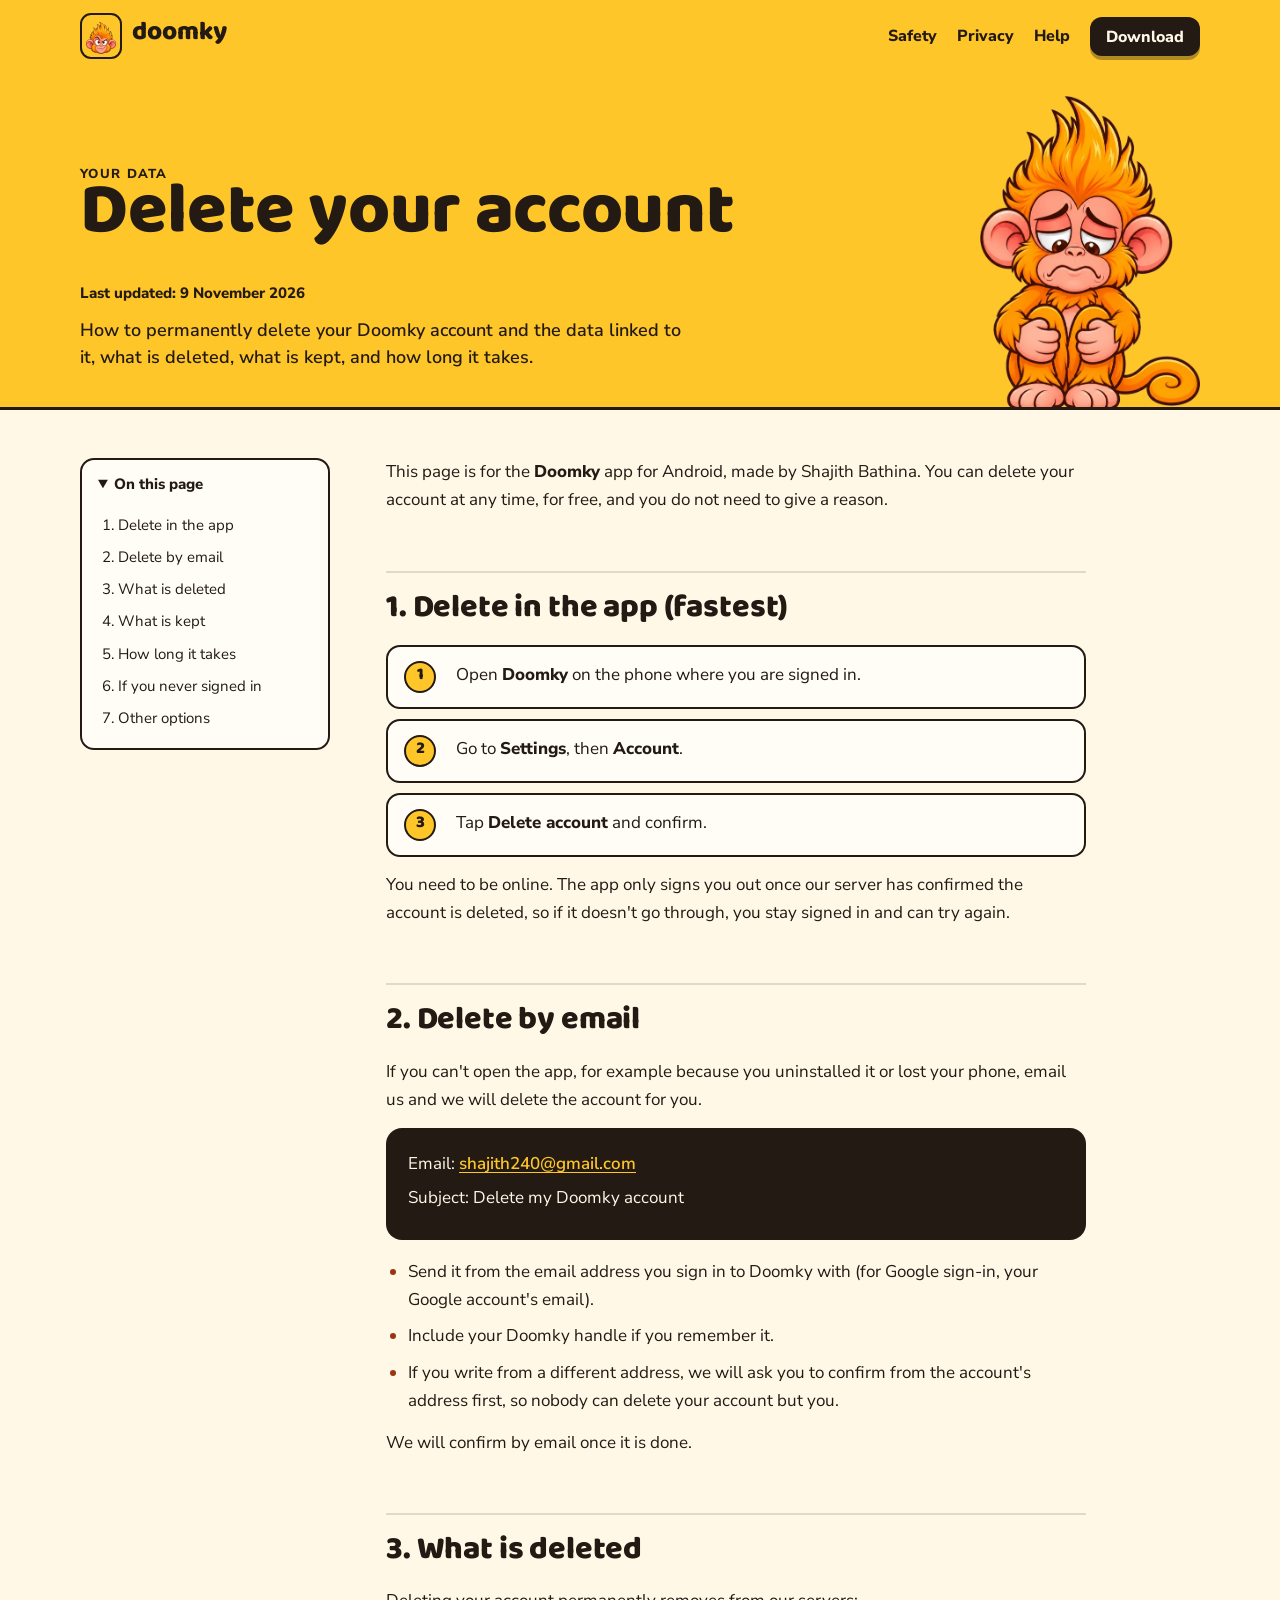
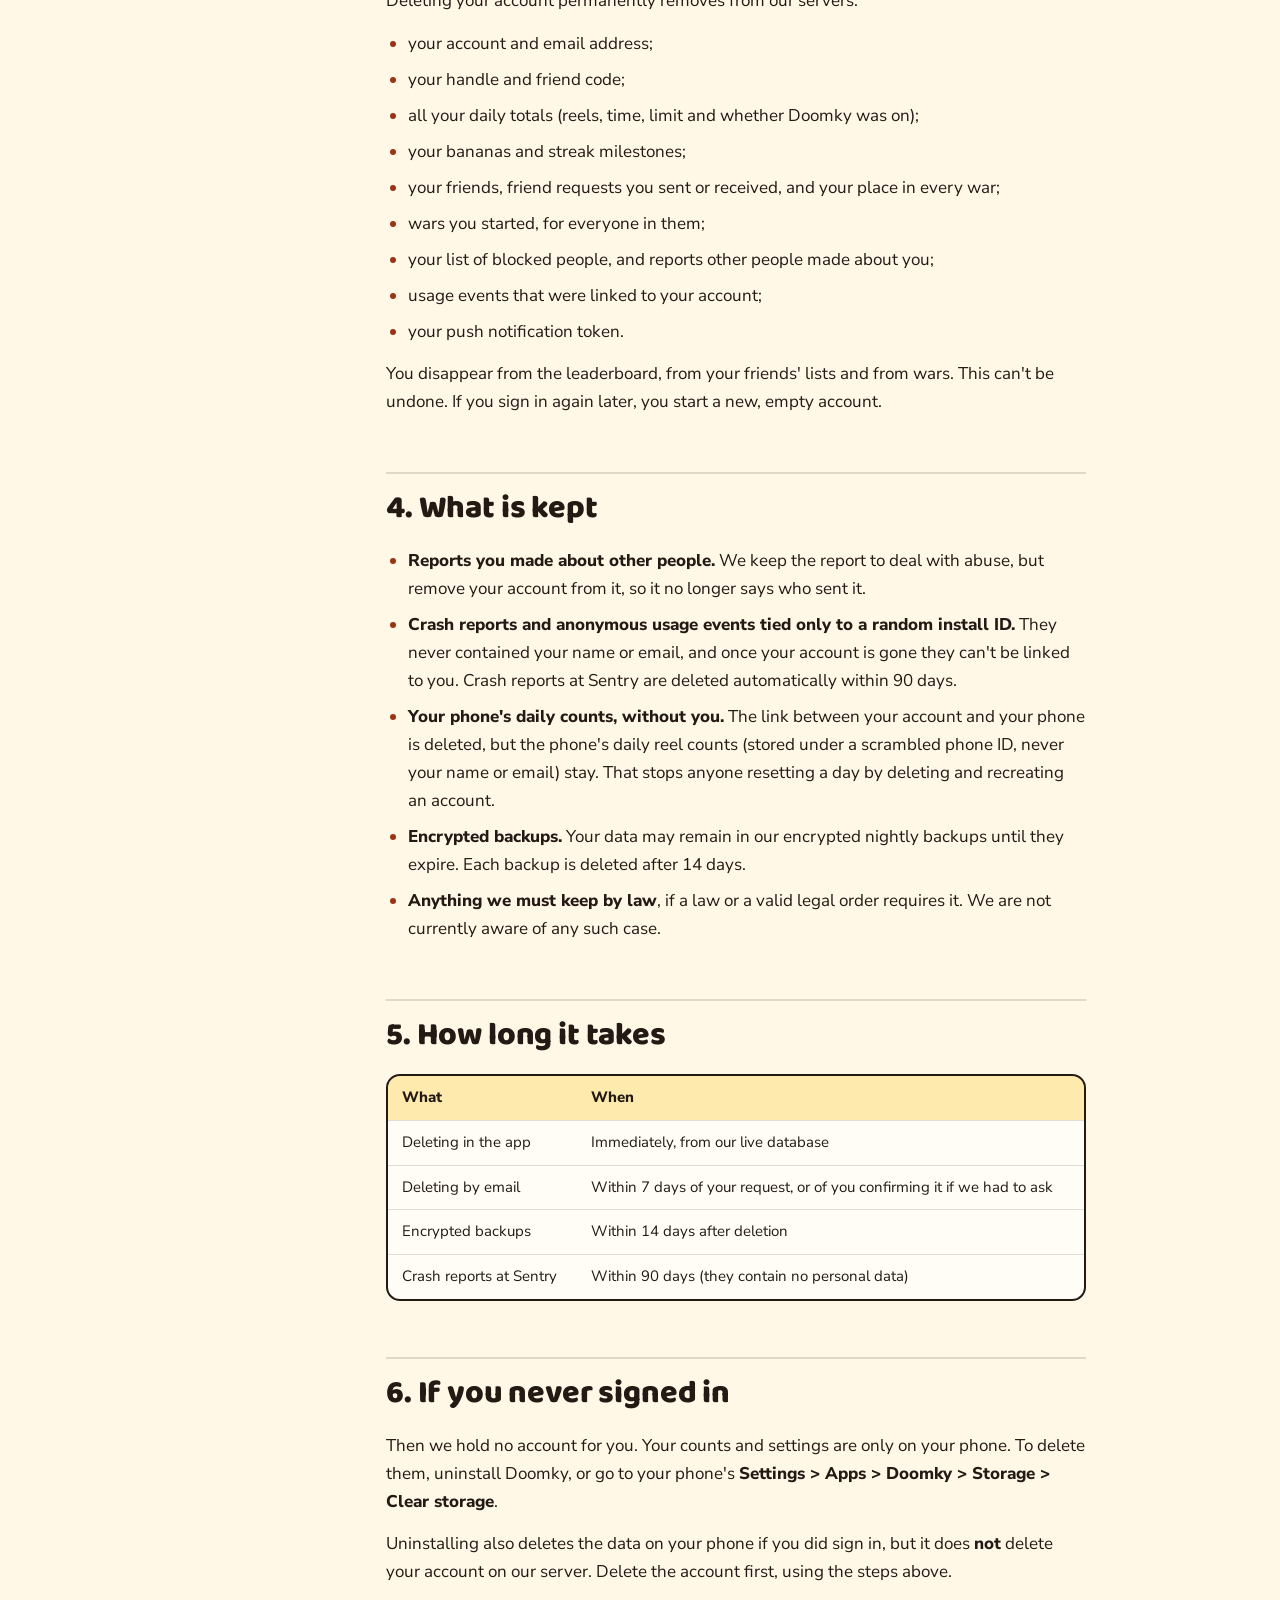
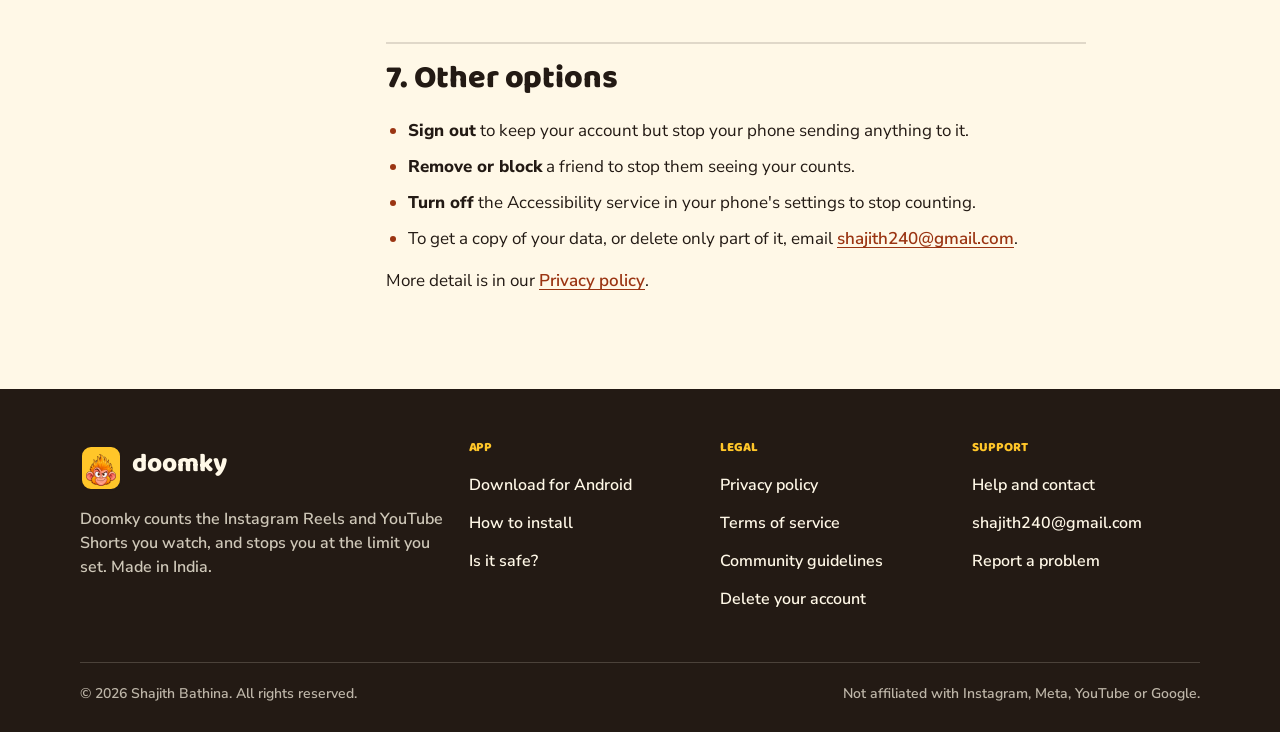
<file: delete-account.html>
<!doctype html>
<html lang="en">
<head>
<meta charset="utf-8">
<meta name="viewport" content="width=device-width, initial-scale=1">
<title>Delete your account | Doomky</title>
<meta name="description" content="How to delete your Doomky account and data, in the app or by email, what is deleted, what is kept, and how long it takes.">
<meta name="theme-color" content="#FFC629">
<link rel="icon" href="stage_0.webp" type="image/webp">
<link rel="preconnect" href="https://fonts.googleapis.com">
<link rel="preconnect" href="https://fonts.gstatic.com" crossorigin>
<link href="https://fonts.googleapis.com/css2?family=Baloo+Tammudu+2:wght@800&family=Nunito+Sans:opsz,wght@6..12,400;6..12,600;6..12,800&display=swap" rel="stylesheet">
<link rel="stylesheet" href="site.css">
</head>
<body class="page">
<div class="band">
<a class="skip" href="#main">Skip to content</a>
<header class="wrap site-header">
  <a class="brand" href="./"><span class="brand-mark"><img src="stage_0.webp" width="30" height="30" alt=""></span><span>doomky</span></a>
  <nav class="site-nav" aria-label="Main">
    <a class="wide" href="./#safety">Safety</a>
    <a href="privacy.html">Privacy</a>
    <a href="support.html">Help</a>
    <a class="btn-sm" href="https://github.com/shajith240/doomky-site/releases/latest/download/doomky.apk">Download</a>
  </nav>
</header>
</div>
<main id="main">
  <section class="doc-hero">
    <div class="wrap doc-hero-in">
      <div class="doc-hero-text">
        <p class="eyebrow">Your data</p>
        <h1>Delete your account</h1>
        <p class="updated">Last updated: 9 November 2026</p>
        <p class="intro">How to permanently delete your Doomky account and the data linked to it, what is deleted, what is kept, and how long it takes.</p>
      </div>
      <img src="pose_sulk.webp" width="499" height="720" alt="Doomky sitting hugging his knees, looking sad.">
    </div>
  </section>

  <div class="wrap doc">
    <details class="toc">
      <summary>On this page</summary>
      <ol>
        <li><a href="#app">Delete in the app</a></li>
        <li><a href="#email">Delete by email</a></li>
        <li><a href="#deleted">What is deleted</a></li>
        <li><a href="#kept">What is kept</a></li>
        <li><a href="#timing">How long it takes</a></li>
        <li><a href="#no-account">If you never signed in</a></li>
        <li><a href="#other">Other options</a></li>
      </ol>
    </details>

    <article class="prose">
      <p>This page is for the <strong>Doomky</strong> app for Android, made by Shajith Bathina. You can delete your account at any time, for free, and you do not need to give a reason.</p>

      <h2 id="app">1. Delete in the app (fastest)</h2>
      <ol class="steps">
        <li><span>Open <strong>Doomky</strong> on the phone where you are signed in.</span></li>
        <li><span>Go to <strong>Settings</strong>, then <strong>Account</strong>.</span></li>
        <li><span>Tap <strong>Delete account</strong> and confirm.</span></li>
      </ol>
      <p>You need to be online. The app only signs you out once our server has confirmed the account is deleted, so if it doesn't go through, you stay signed in and can try again.</p>

      <h2 id="email">2. Delete by email</h2>
      <p>If you can't open the app, for example because you uninstalled it or lost your phone, email us and we will delete the account for you.</p>
      <div class="contact-card">
        <p>Email: <a href="mailto:shajith240@gmail.com?subject=Delete%20my%20Doomky%20account">shajith240@gmail.com</a></p>
        <p>Subject: Delete my Doomky account</p>
      </div>
      <ul>
        <li>Send it from the email address you sign in to Doomky with (for Google sign-in, your Google account's email).</li>
        <li>Include your Doomky handle if you remember it.</li>
        <li>If you write from a different address, we will ask you to confirm from the account's address first, so nobody can delete your account but you.</li>
      </ul>
      <p>We will confirm by email once it is done.</p>

      <h2 id="deleted">3. What is deleted</h2>
      <p>Deleting your account permanently removes from our servers:</p>
      <ul>
        <li>your account and email address;</li>
        <li>your handle and friend code;</li>
        <li>all your daily totals (reels, time, limit and whether Doomky was on);</li>
        <li>your bananas and streak milestones;</li>
        <li>your friends, friend requests you sent or received, and your place in every war;</li>
        <li>wars you started, for everyone in them;</li>
        <li>your list of blocked people, and reports other people made about you;</li>
        <li>usage events that were linked to your account;</li>
        <li>your push notification token.</li>
      </ul>
      <p>You disappear from the leaderboard, from your friends' lists and from wars. This can't be undone. If you sign in again later, you start a new, empty account.</p>

      <h2 id="kept">4. What is kept</h2>
      <ul>
        <li><strong>Reports you made about other people.</strong> We keep the report to deal with abuse, but remove your account from it, so it no longer says who sent it.</li>
        <li><strong>Crash reports and anonymous usage events tied only to a random install ID.</strong> They never contained your name or email, and once your account is gone they can't be linked to you. Crash reports at Sentry are deleted automatically within 90 days.</li>
        <li><strong>Your phone's daily counts, without you.</strong> The link between your account and your phone is deleted, but the phone's daily reel counts (stored under a scrambled phone ID, never your name or email) stay. That stops anyone resetting a day by deleting and recreating an account.</li>
        <li><strong>Encrypted backups.</strong> Your data may remain in our encrypted nightly backups until they expire. Each backup is deleted after 14 days.</li>
        <li><strong>Anything we must keep by law</strong>, if a law or a valid legal order requires it. We are not currently aware of any such case.</li>
      </ul>

      <h2 id="timing">5. How long it takes</h2>
      <div class="table"><table>
        <thead><tr><th>What</th><th>When</th></tr></thead>
        <tbody>
          <tr><td>Deleting in the app</td><td>Immediately, from our live database</td></tr>
          <tr><td>Deleting by email</td><td>Within 7 days of your request, or of you confirming it if we had to ask</td></tr>
          <tr><td>Encrypted backups</td><td>Within 14 days after deletion</td></tr>
          <tr><td>Crash reports at Sentry</td><td>Within 90 days (they contain no personal data)</td></tr>
        </tbody>
      </table></div>

      <h2 id="no-account">6. If you never signed in</h2>
      <p>Then we hold no account for you. Your counts and settings are only on your phone. To delete them, uninstall Doomky, or go to your phone's <strong>Settings &gt; Apps &gt; Doomky &gt; Storage &gt; Clear storage</strong>.</p>
      <p>Uninstalling also deletes the data on your phone if you did sign in, but it does <strong>not</strong> delete your account on our server. Delete the account first, using the steps above.</p>

      <h2 id="other">7. Other options</h2>
      <ul>
        <li><strong>Sign out</strong> to keep your account but stop your phone sending anything to it.</li>
        <li><strong>Remove or block</strong> a friend to stop them seeing your counts.</li>
        <li><strong>Turn off</strong> the Accessibility service in your phone's settings to stop counting.</li>
        <li>To get a copy of your data, or delete only part of it, email <a href="mailto:shajith240@gmail.com">shajith240@gmail.com</a>.</li>
      </ul>
      <p>More detail is in our <a href="privacy.html">Privacy policy</a>.</p>
    </article>
  </div>
</main>
<footer class="site-footer">
  <div class="wrap foot-grid">
    <div class="foot-about">
      <a class="brand" href="./"><span class="brand-mark"><img src="stage_0.webp" width="30" height="30" alt=""></span><span>doomky</span></a>
      <p>Doomky counts the Instagram Reels and YouTube Shorts you watch, and stops you at the limit you set. Made in India.</p>
    </div>
    <nav aria-labelledby="f-app"><h2 id="f-app">App</h2><ul>
      <li><a href="https://github.com/shajith240/doomky-site/releases/latest/download/doomky.apk">Download for Android</a></li>
      <li><a href="./#setup">How to install</a></li>
      <li><a href="./#safety">Is it safe?</a></li>
    </ul></nav>
    <nav aria-labelledby="f-legal"><h2 id="f-legal">Legal</h2><ul>
      <li><a href="privacy.html">Privacy policy</a></li>
      <li><a href="terms.html">Terms of service</a></li>
      <li><a href="community.html">Community guidelines</a></li>
      <li><a href="delete-account.html">Delete your account</a></li>
    </ul></nav>
    <nav aria-labelledby="f-help"><h2 id="f-help">Support</h2><ul>
      <li><a href="support.html">Help and contact</a></li>
      <li><a href="mailto:shajith240@gmail.com">shajith240@gmail.com</a></li>
      <li><a href="https://github.com/shajith240/doomky-site/issues">Report a problem</a></li>
    </ul></nav>
  </div>
  <div class="wrap foot-base"><p>&copy; 2026 Shajith Bathina. All rights reserved.</p><p>Not affiliated with Instagram, Meta, YouTube or Google.</p></div>
</footer>
<script>if (matchMedia('(min-width: 960px)').matches) document.querySelectorAll('.toc').forEach(function (t) { t.open = true; });</script>
</body>
</html>
</file>
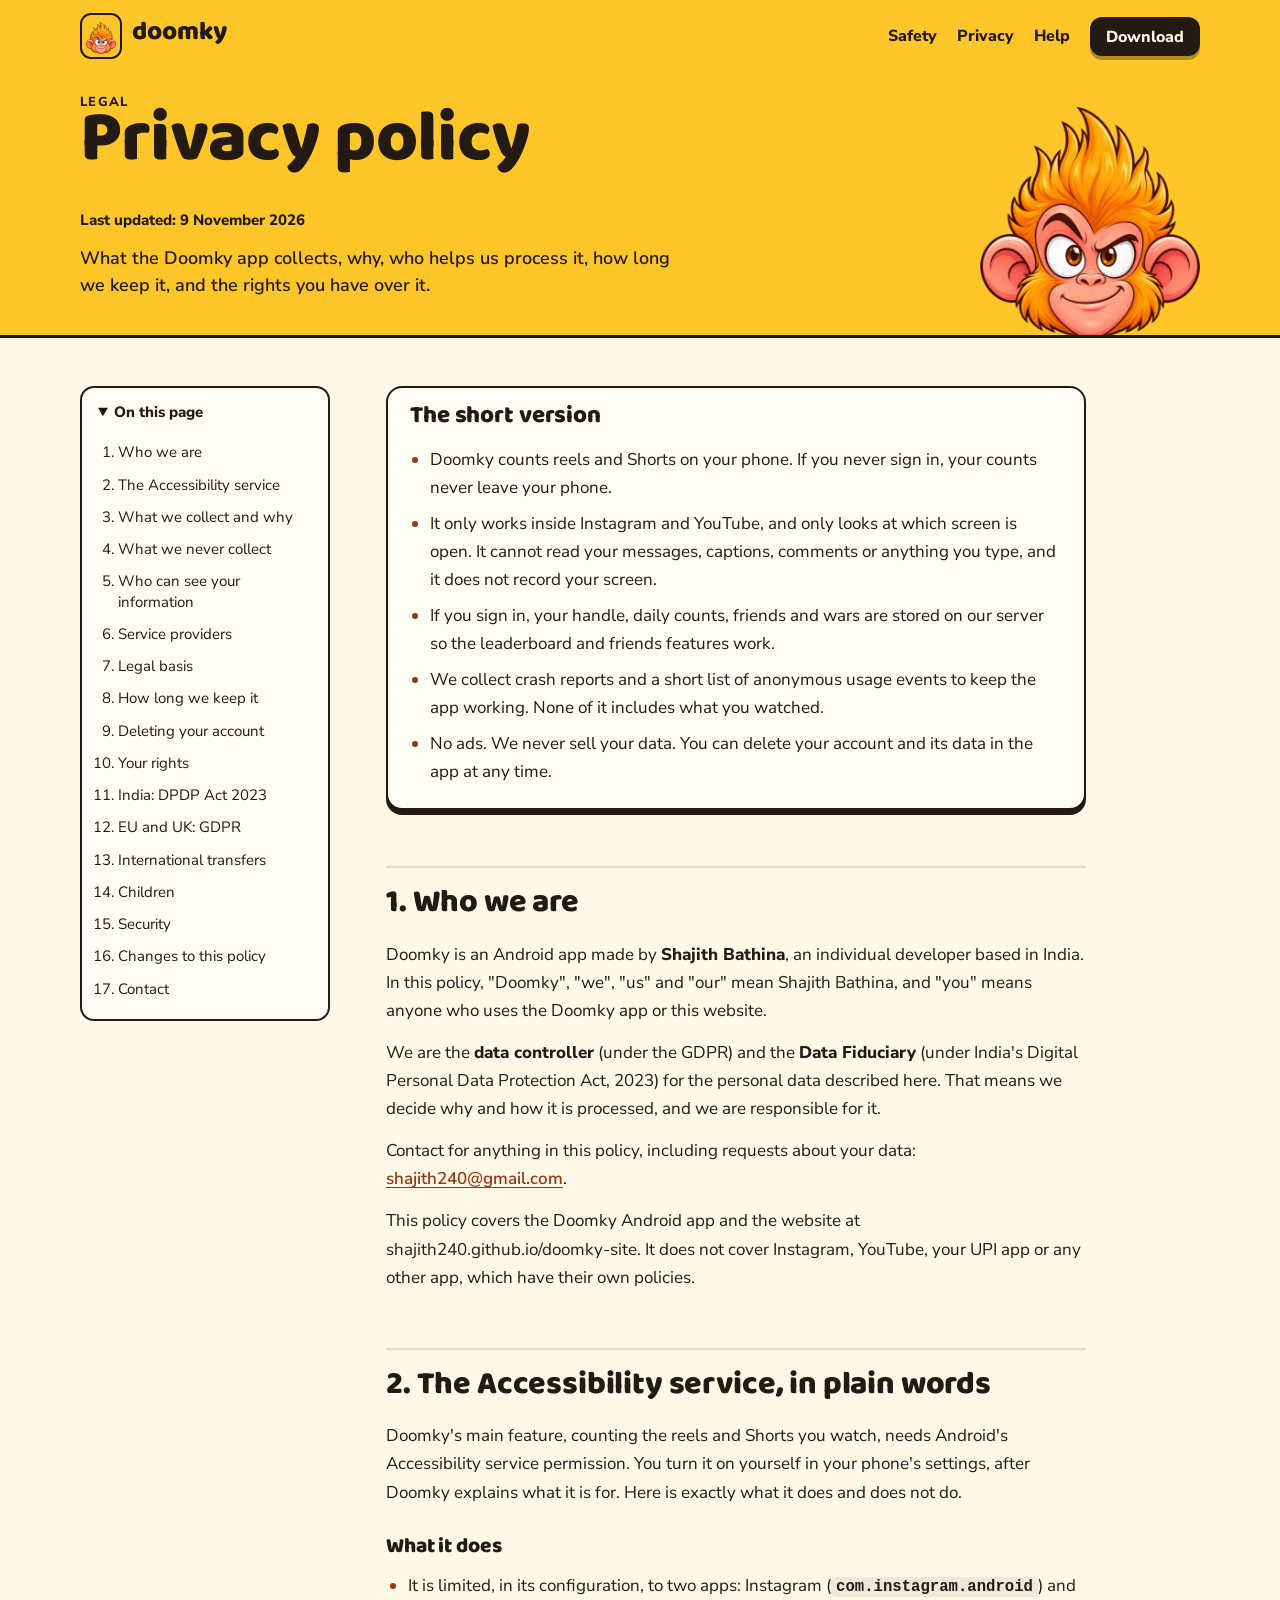
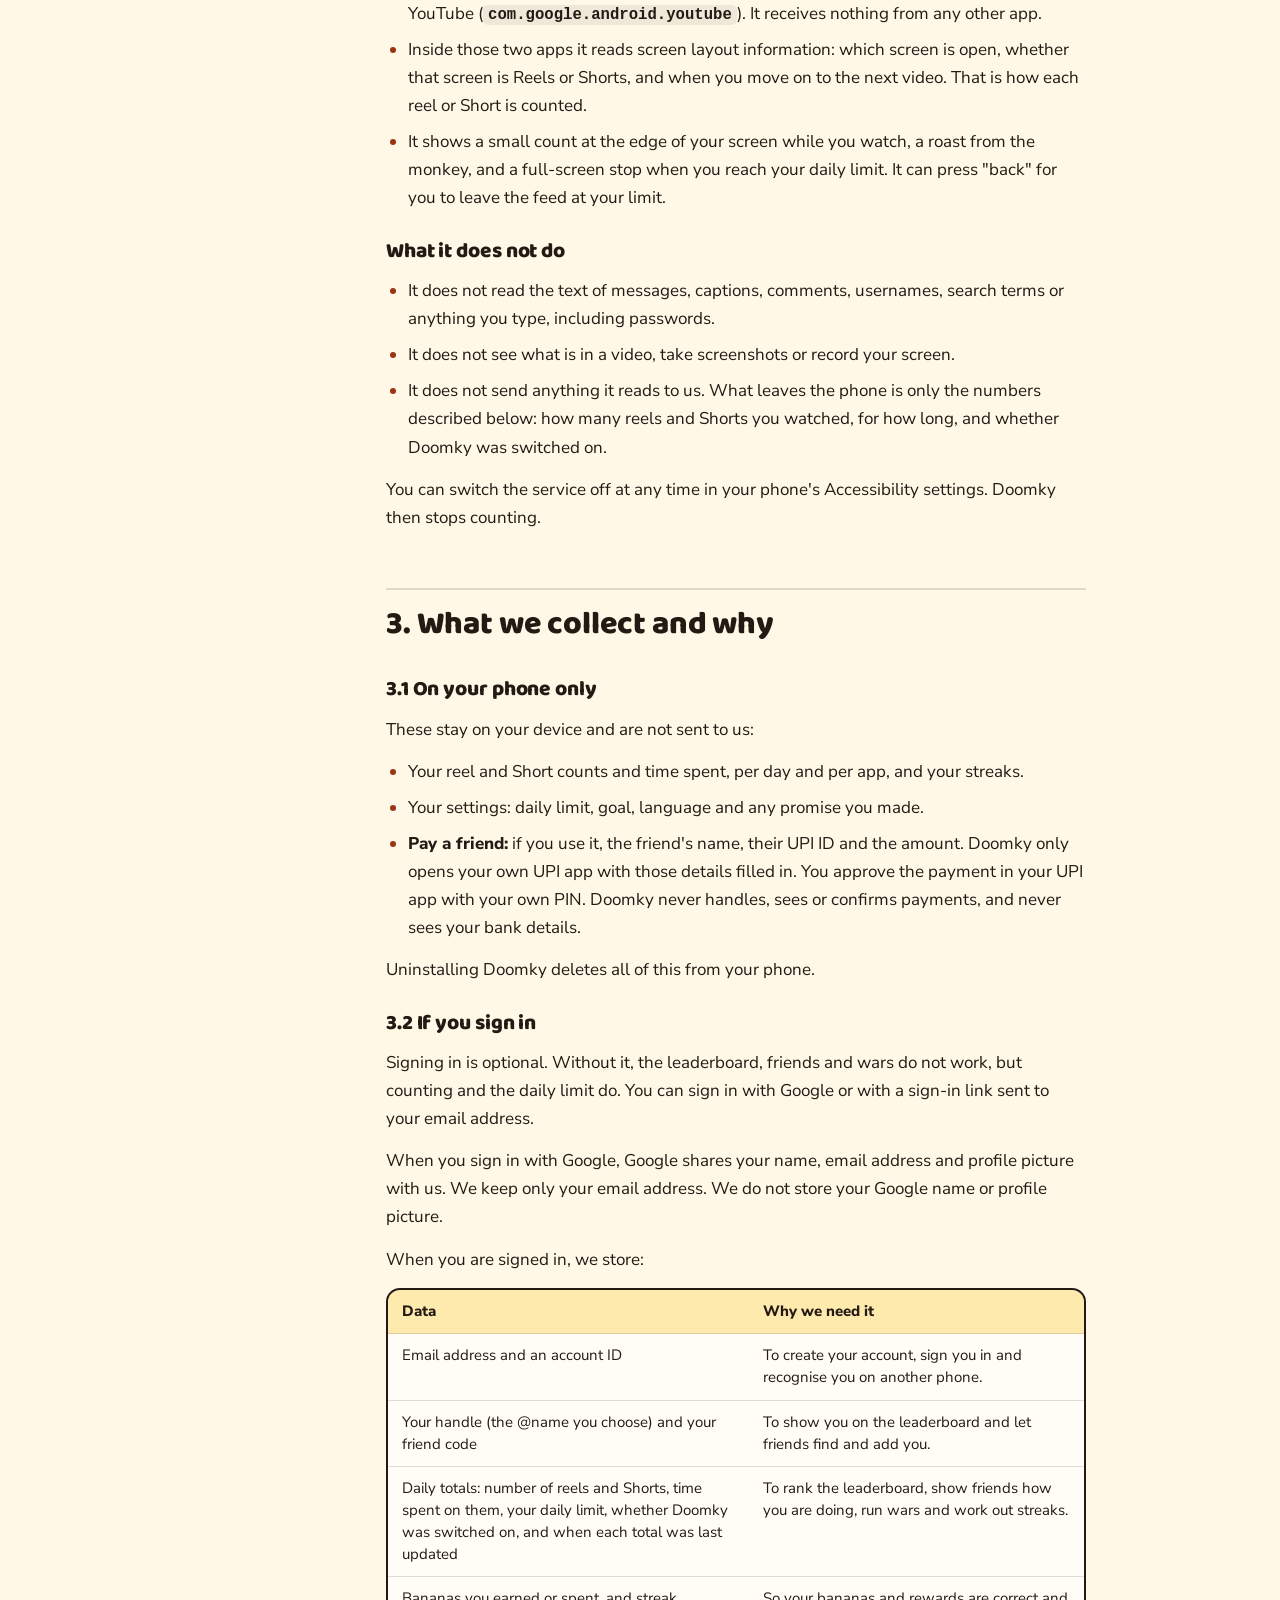
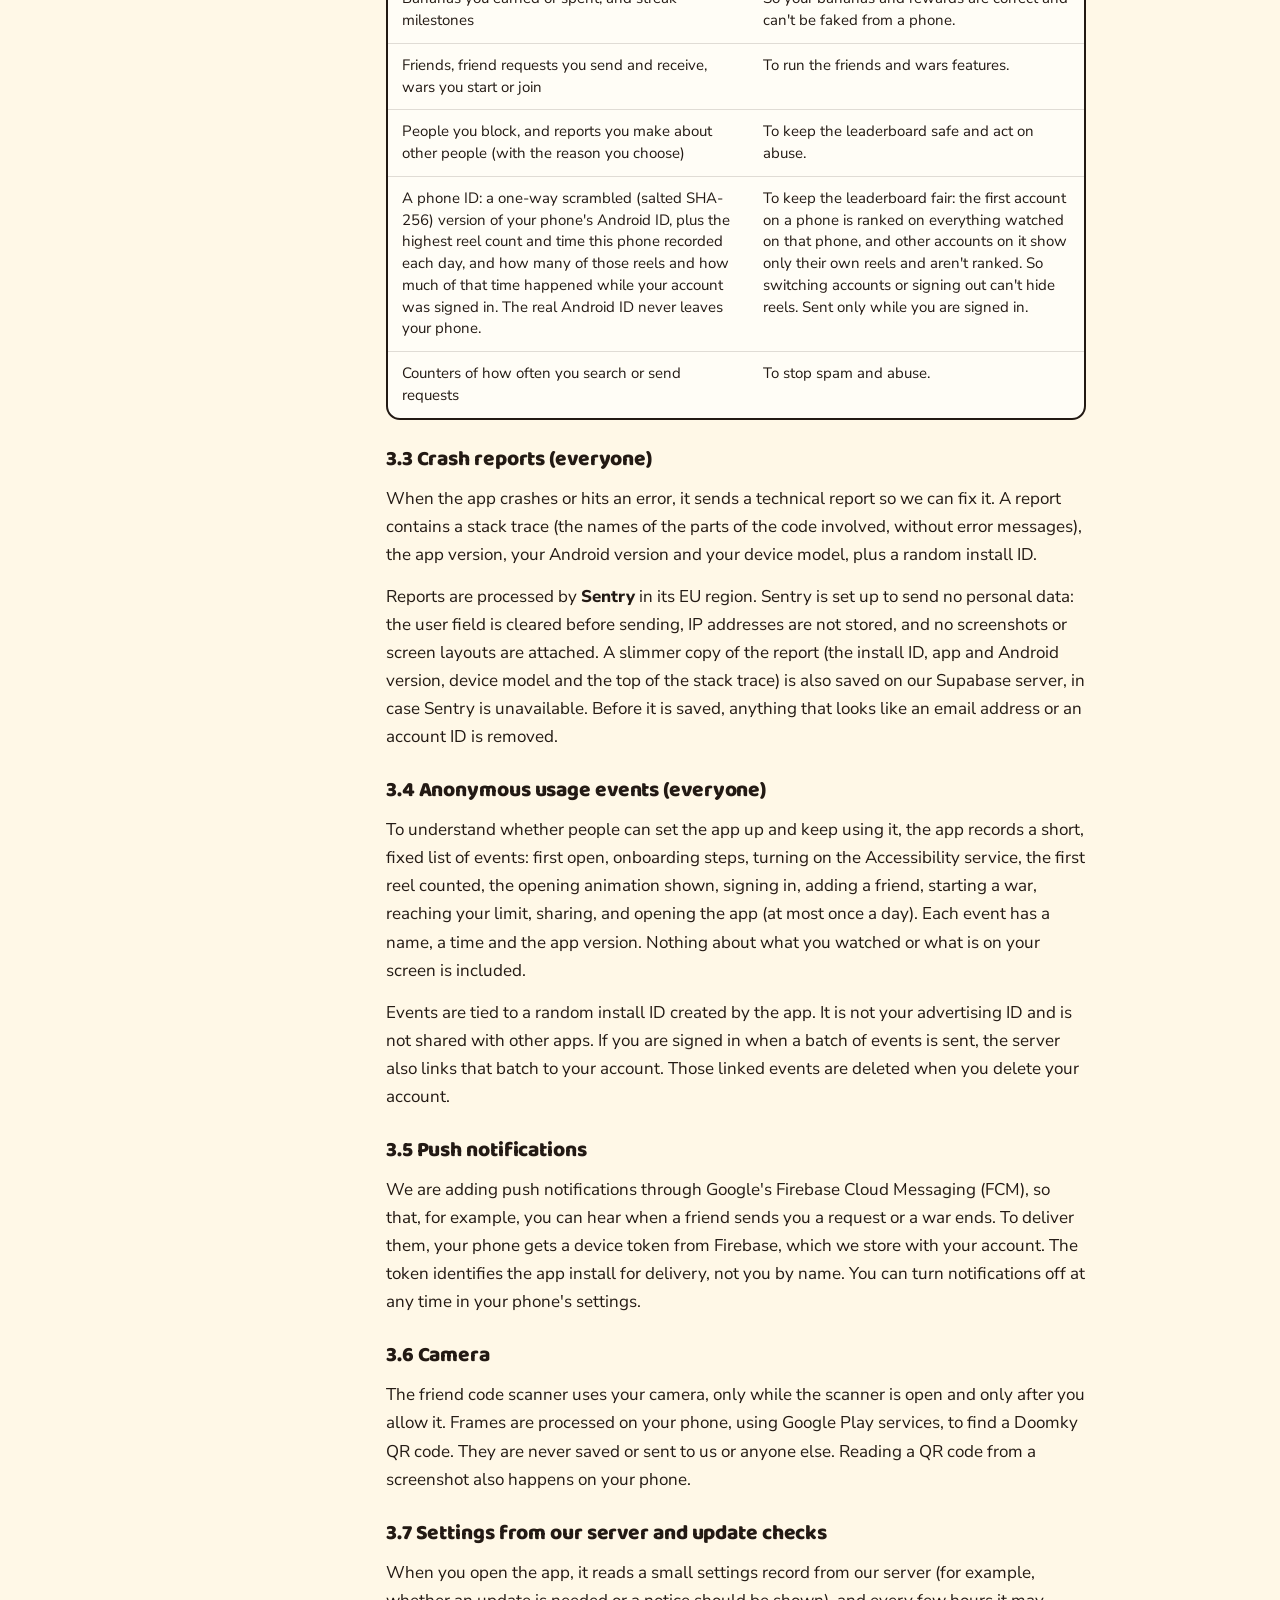
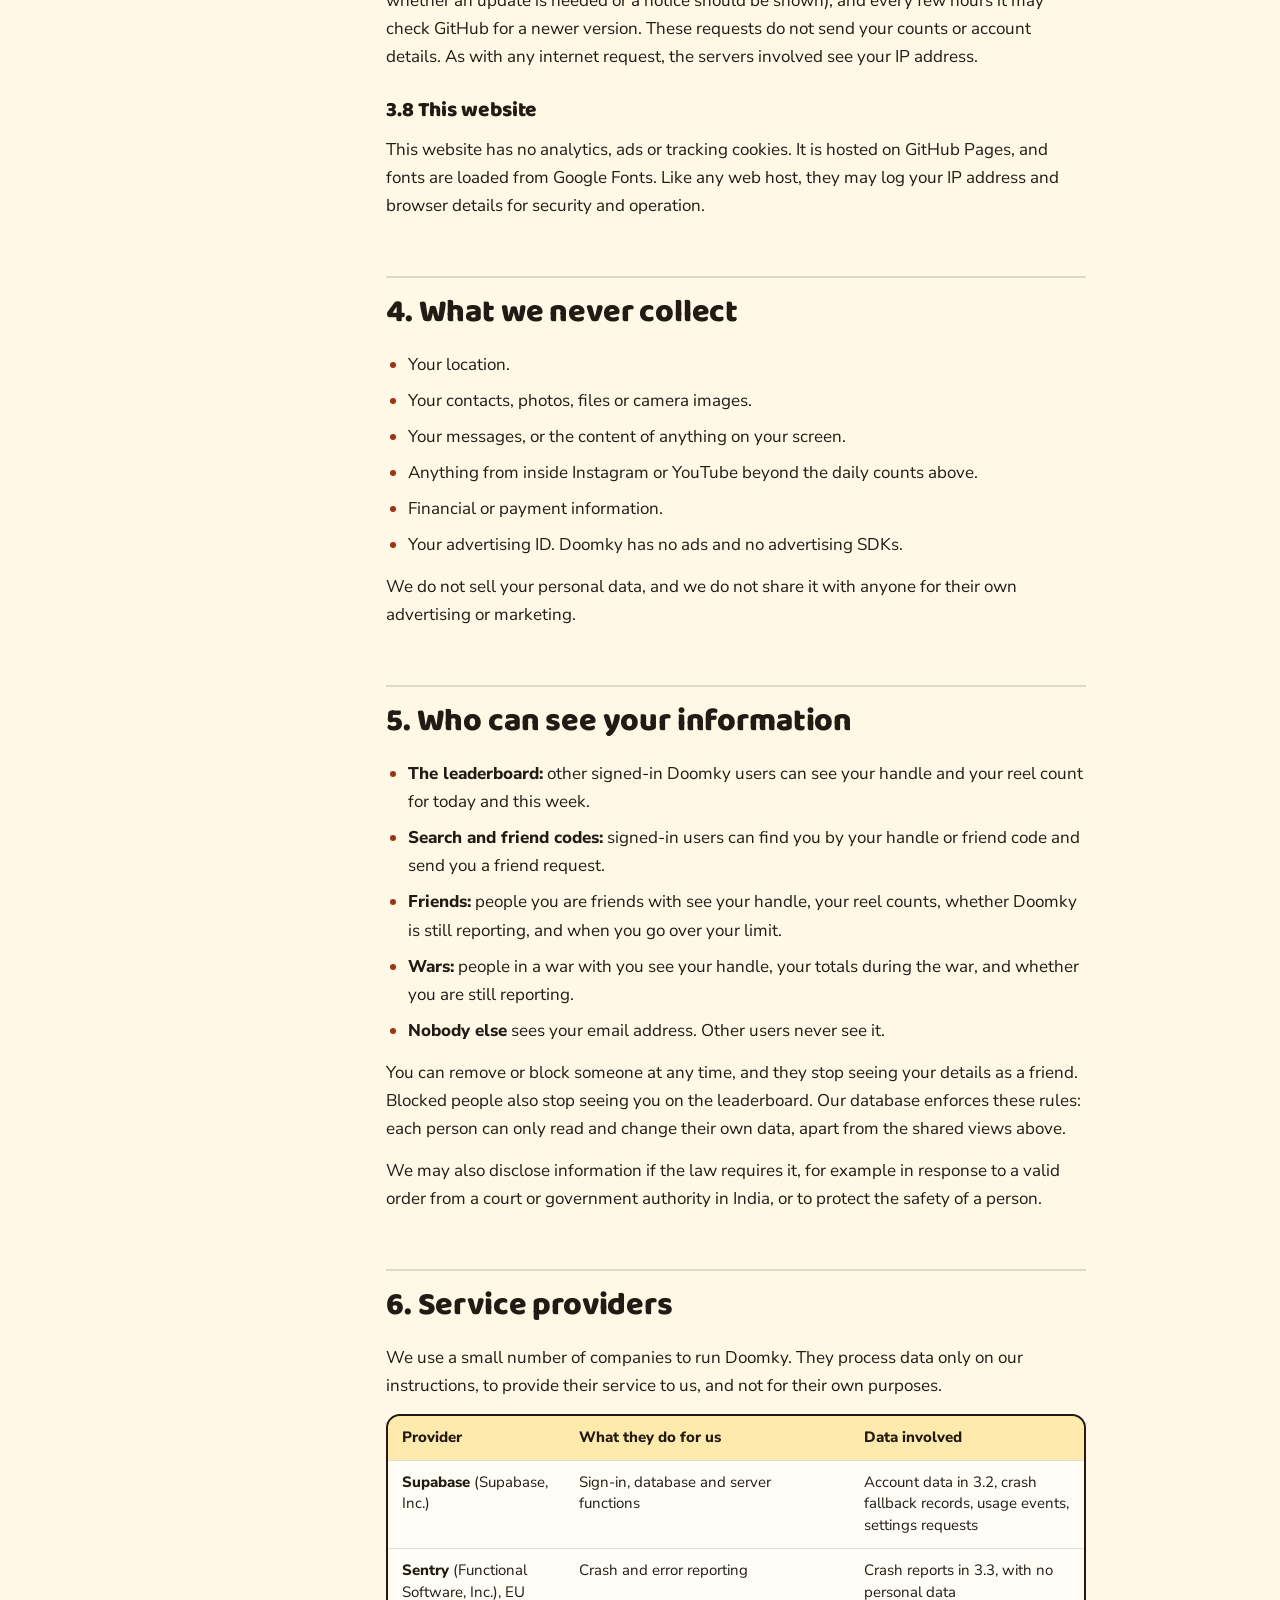
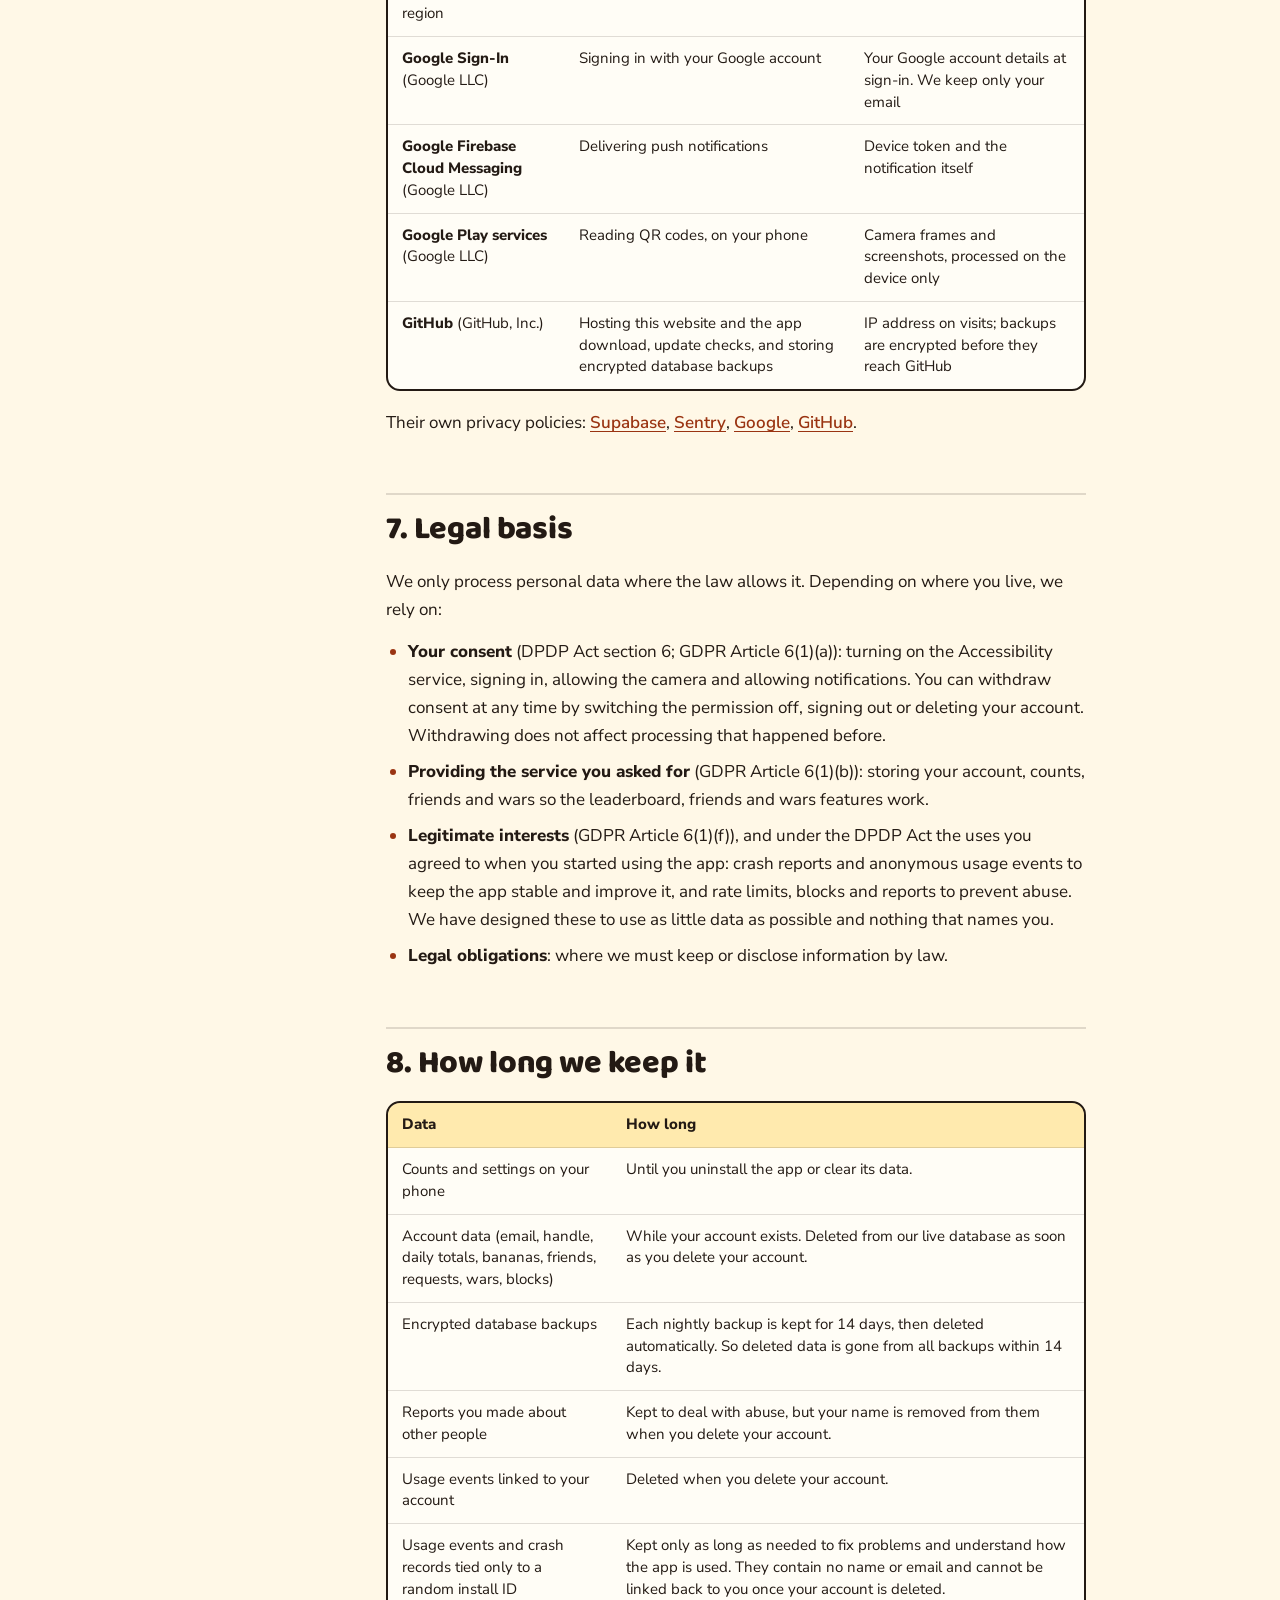
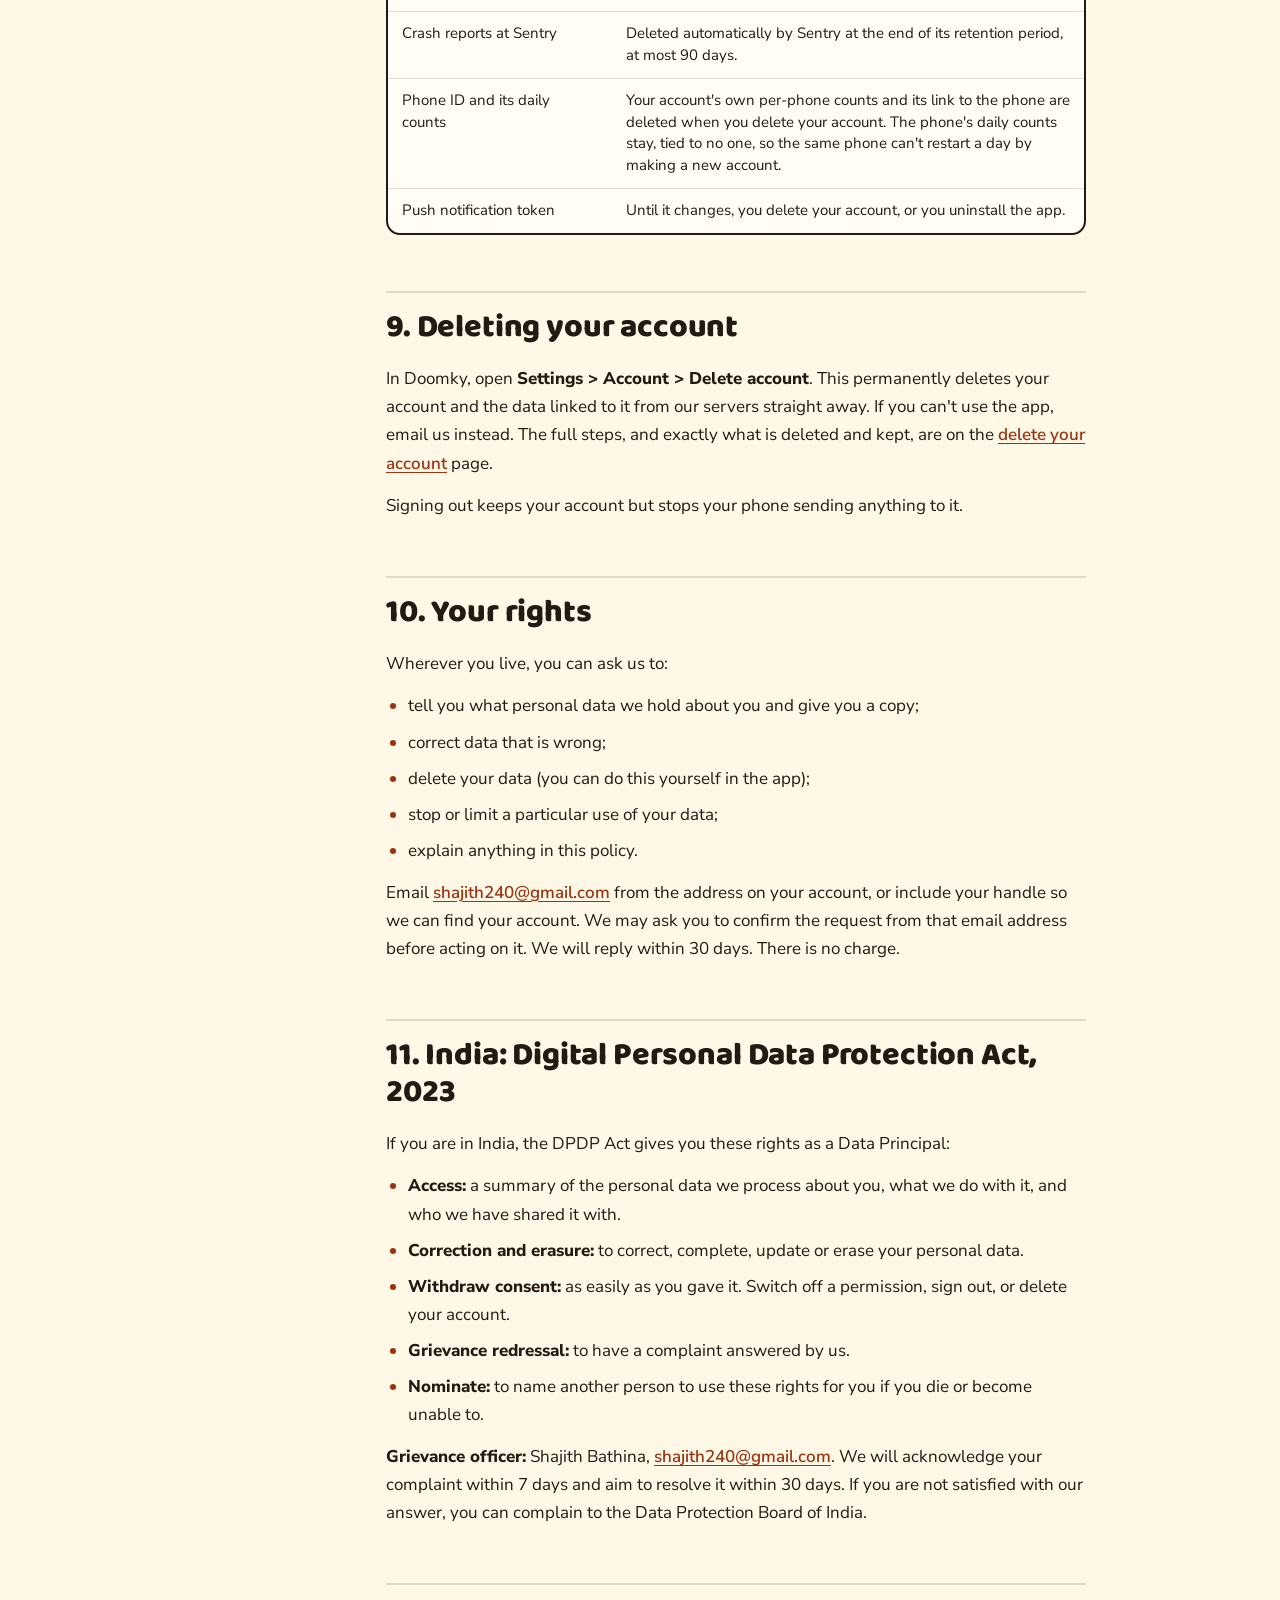
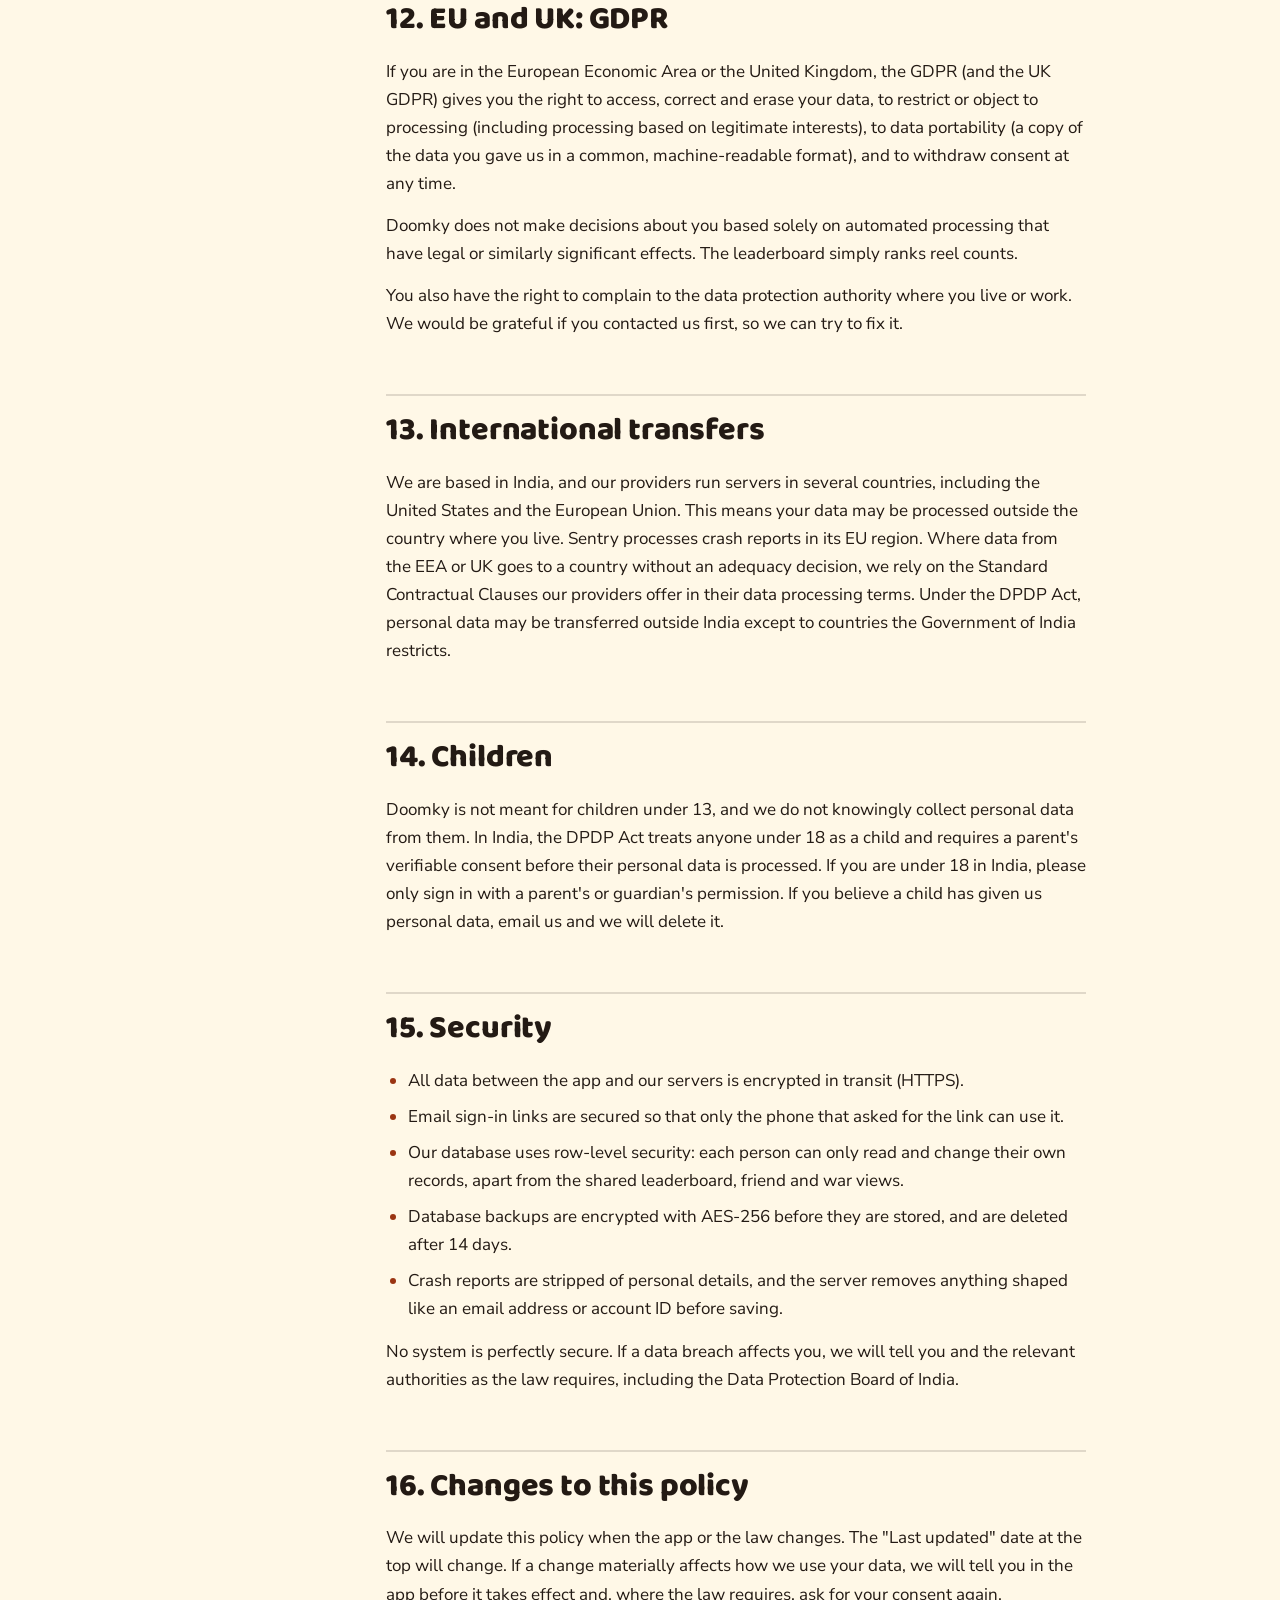
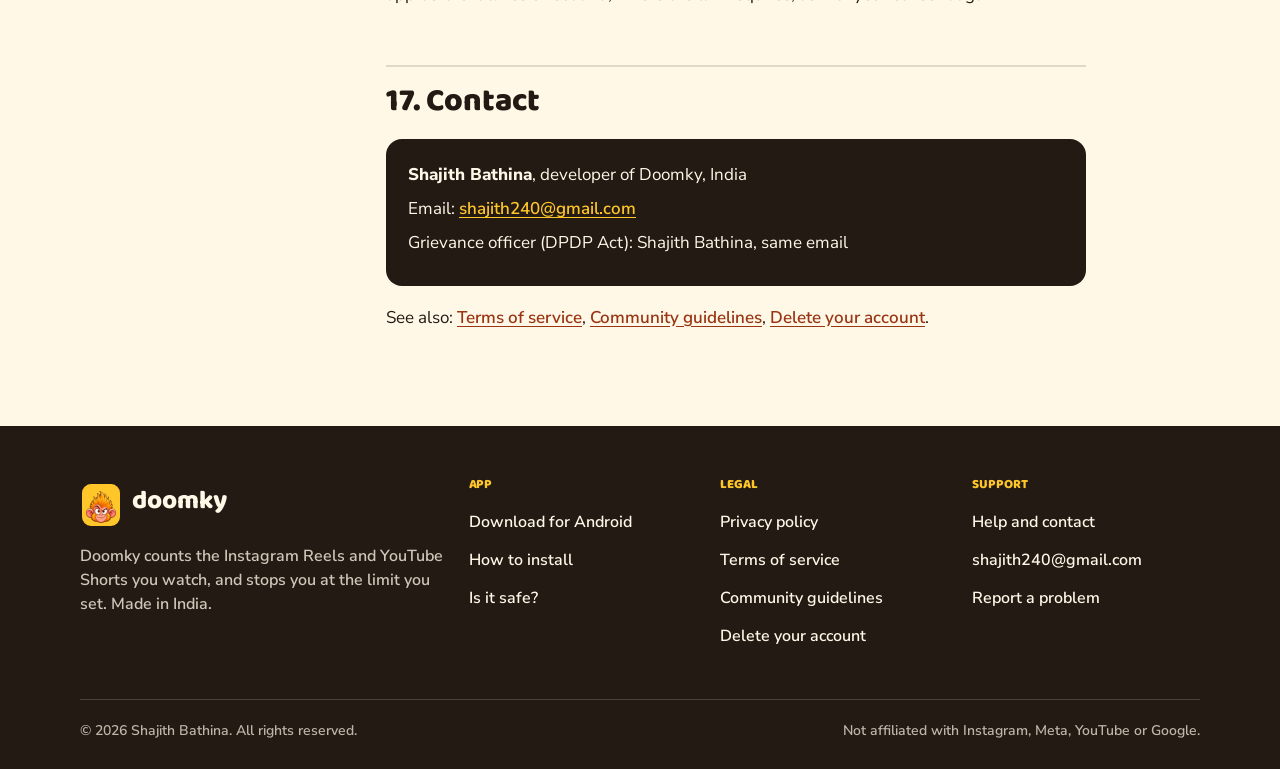
<file: privacy.html>
<!doctype html>
<html lang="en">
<head>
<meta charset="utf-8">
<meta name="viewport" content="width=device-width, initial-scale=1">
<title>Privacy policy | Doomky</title>
<meta name="description" content="What Doomky collects, why, who processes it, how long it is kept, and your rights under India's DPDP Act and the GDPR.">
<meta name="theme-color" content="#FFC629">
<link rel="icon" href="stage_0.webp" type="image/webp">
<link rel="preconnect" href="https://fonts.googleapis.com">
<link rel="preconnect" href="https://fonts.gstatic.com" crossorigin>
<link href="https://fonts.googleapis.com/css2?family=Baloo+Tammudu+2:wght@800&family=Nunito+Sans:opsz,wght@6..12,400;6..12,600;6..12,800&display=swap" rel="stylesheet">
<link rel="stylesheet" href="site.css">
</head>
<body class="page">
<div class="band">
<a class="skip" href="#main">Skip to content</a>
<header class="wrap site-header">
  <a class="brand" href="./"><span class="brand-mark"><img src="stage_0.webp" width="30" height="30" alt=""></span><span>doomky</span></a>
  <nav class="site-nav" aria-label="Main">
    <a class="wide" href="./#safety">Safety</a>
    <a href="privacy.html">Privacy</a>
    <a href="support.html">Help</a>
    <a class="btn-sm" href="https://github.com/shajith240/doomky-site/releases/latest/download/doomky.apk">Download</a>
  </nav>
</header>
</div>
<main id="main">
  <section class="doc-hero">
    <div class="wrap doc-hero-in">
      <div class="doc-hero-text">
        <p class="eyebrow">Legal</p>
        <h1>Privacy policy</h1>
        <p class="updated">Last updated: 9 November 2026</p>
        <p class="intro">What the Doomky app collects, why, who helps us process it, how long we keep it, and the rights you have over it.</p>
      </div>
      <img src="stage_0.webp" width="480" height="512" alt="Doomky the monkey, fresh and yellow.">
    </div>
  </section>

  <div class="wrap doc">
    <details class="toc">
      <summary>On this page</summary>
      <ol>
        <li><a href="#who">Who we are</a></li>
        <li><a href="#accessibility">The Accessibility service</a></li>
        <li><a href="#collect">What we collect and why</a></li>
        <li><a href="#not-collected">What we never collect</a></li>
        <li><a href="#visible">Who can see your information</a></li>
        <li><a href="#processors">Service providers</a></li>
        <li><a href="#basis">Legal basis</a></li>
        <li><a href="#retention">How long we keep it</a></li>
        <li><a href="#delete">Deleting your account</a></li>
        <li><a href="#rights">Your rights</a></li>
        <li><a href="#india">India: DPDP Act 2023</a></li>
        <li><a href="#gdpr">EU and UK: GDPR</a></li>
        <li><a href="#transfers">International transfers</a></li>
        <li><a href="#children">Children</a></li>
        <li><a href="#security">Security</a></li>
        <li><a href="#changes">Changes to this policy</a></li>
        <li><a href="#contact">Contact</a></li>
      </ol>
    </details>

    <article class="prose">
      <div class="summary">
        <h2>The short version</h2>
        <ul>
          <li>Doomky counts reels and Shorts on your phone. If you never sign in, your counts never leave your phone.</li>
          <li>It only works inside Instagram and YouTube, and only looks at which screen is open. It cannot read your messages, captions, comments or anything you type, and it does not record your screen.</li>
          <li>If you sign in, your handle, daily counts, friends and wars are stored on our server so the leaderboard and friends features work.</li>
          <li>We collect crash reports and a short list of anonymous usage events to keep the app working. None of it includes what you watched.</li>
          <li>No ads. We never sell your data. You can delete your account and its data in the app at any time.</li>
        </ul>
      </div>

      <h2 id="who">1. Who we are</h2>
      <p>Doomky is an Android app made by <strong>Shajith Bathina</strong>, an individual developer based in India. In this policy, "Doomky", "we", "us" and "our" mean Shajith Bathina, and "you" means anyone who uses the Doomky app or this website.</p>
      <p>We are the <strong>data controller</strong> (under the GDPR) and the <strong>Data Fiduciary</strong> (under India's Digital Personal Data Protection Act, 2023) for the personal data described here. That means we decide why and how it is processed, and we are responsible for it.</p>
      <p>Contact for anything in this policy, including requests about your data: <a href="mailto:shajith240@gmail.com">shajith240@gmail.com</a>.</p>
      <p>This policy covers the Doomky Android app and the website at shajith240.github.io/doomky-site. It does not cover Instagram, YouTube, your UPI app or any other app, which have their own policies.</p>

      <h2 id="accessibility">2. The Accessibility service, in plain words</h2>
      <p>Doomky's main feature, counting the reels and Shorts you watch, needs Android's Accessibility service permission. You turn it on yourself in your phone's settings, after Doomky explains what it is for. Here is exactly what it does and does not do.</p>
      <h3>What it does</h3>
      <ul>
        <li>It is limited, in its configuration, to two apps: Instagram (<code>com.instagram.android</code>) and YouTube (<code>com.google.android.youtube</code>). It receives nothing from any other app.</li>
        <li>Inside those two apps it reads screen layout information: which screen is open, whether that screen is Reels or Shorts, and when you move on to the next video. That is how each reel or Short is counted.</li>
        <li>It shows a small count at the edge of your screen while you watch, a roast from the monkey, and a full-screen stop when you reach your daily limit. It can press "back" for you to leave the feed at your limit.</li>
      </ul>
      <h3>What it does not do</h3>
      <ul>
        <li>It does not read the text of messages, captions, comments, usernames, search terms or anything you type, including passwords.</li>
        <li>It does not see what is in a video, take screenshots or record your screen.</li>
        <li>It does not send anything it reads to us. What leaves the phone is only the numbers described below: how many reels and Shorts you watched, for how long, and whether Doomky was switched on.</li>
      </ul>
      <p>You can switch the service off at any time in your phone's Accessibility settings. Doomky then stops counting.</p>

      <h2 id="collect">3. What we collect and why</h2>

      <h3>3.1 On your phone only</h3>
      <p>These stay on your device and are not sent to us:</p>
      <ul>
        <li>Your reel and Short counts and time spent, per day and per app, and your streaks.</li>
        <li>Your settings: daily limit, goal, language and any promise you made.</li>
        <li><strong>Pay a friend:</strong> if you use it, the friend's name, their UPI ID and the amount. Doomky only opens your own UPI app with those details filled in. You approve the payment in your UPI app with your own PIN. Doomky never handles, sees or confirms payments, and never sees your bank details.</li>
      </ul>
      <p>Uninstalling Doomky deletes all of this from your phone.</p>

      <h3>3.2 If you sign in</h3>
      <p>Signing in is optional. Without it, the leaderboard, friends and wars do not work, but counting and the daily limit do. You can sign in with Google or with a sign-in link sent to your email address.</p>
      <p>When you sign in with Google, Google shares your name, email address and profile picture with us. We keep only your email address. We do not store your Google name or profile picture.</p>
      <p>When you are signed in, we store:</p>
      <div class="table"><table>
        <thead><tr><th>Data</th><th>Why we need it</th></tr></thead>
        <tbody>
          <tr><td>Email address and an account ID</td><td>To create your account, sign you in and recognise you on another phone.</td></tr>
          <tr><td>Your handle (the @name you choose) and your friend code</td><td>To show you on the leaderboard and let friends find and add you.</td></tr>
          <tr><td>Daily totals: number of reels and Shorts, time spent on them, your daily limit, whether Doomky was switched on, and when each total was last updated</td><td>To rank the leaderboard, show friends how you are doing, run wars and work out streaks.</td></tr>
          <tr><td>Bananas you earned or spent, and streak milestones</td><td>So your bananas and rewards are correct and can't be faked from a phone.</td></tr>
          <tr><td>Friends, friend requests you send and receive, wars you start or join</td><td>To run the friends and wars features.</td></tr>
          <tr><td>People you block, and reports you make about other people (with the reason you choose)</td><td>To keep the leaderboard safe and act on abuse.</td></tr>
          <tr><td>A phone ID: a one-way scrambled (salted SHA-256) version of your phone's Android ID, plus the highest reel count and time this phone recorded each day, and how many of those reels and how much of that time happened while your account was signed in. The real Android ID never leaves your phone.</td><td>To keep the leaderboard fair: the first account on a phone is ranked on everything watched on that phone, and other accounts on it show only their own reels and aren't ranked. So switching accounts or signing out can't hide reels. Sent only while you are signed in.</td></tr>
          <tr><td>Counters of how often you search or send requests</td><td>To stop spam and abuse.</td></tr>
        </tbody>
      </table></div>

      <h3>3.3 Crash reports (everyone)</h3>
      <p>When the app crashes or hits an error, it sends a technical report so we can fix it. A report contains a stack trace (the names of the parts of the code involved, without error messages), the app version, your Android version and your device model, plus a random install ID.</p>
      <p>Reports are processed by <strong>Sentry</strong> in its EU region. Sentry is set up to send no personal data: the user field is cleared before sending, IP addresses are not stored, and no screenshots or screen layouts are attached. A slimmer copy of the report (the install ID, app and Android version, device model and the top of the stack trace) is also saved on our Supabase server, in case Sentry is unavailable. Before it is saved, anything that looks like an email address or an account ID is removed.</p>

      <h3>3.4 Anonymous usage events (everyone)</h3>
      <p>To understand whether people can set the app up and keep using it, the app records a short, fixed list of events: first open, onboarding steps, turning on the Accessibility service, the first reel counted, the opening animation shown, signing in, adding a friend, starting a war, reaching your limit, sharing, and opening the app (at most once a day). Each event has a name, a time and the app version. Nothing about what you watched or what is on your screen is included.</p>
      <p>Events are tied to a random install ID created by the app. It is not your advertising ID and is not shared with other apps. If you are signed in when a batch of events is sent, the server also links that batch to your account. Those linked events are deleted when you delete your account.</p>

      <h3>3.5 Push notifications</h3>
      <p>We are adding push notifications through Google's Firebase Cloud Messaging (FCM), so that, for example, you can hear when a friend sends you a request or a war ends. To deliver them, your phone gets a device token from Firebase, which we store with your account. The token identifies the app install for delivery, not you by name. You can turn notifications off at any time in your phone's settings.</p>

      <h3>3.6 Camera</h3>
      <p>The friend code scanner uses your camera, only while the scanner is open and only after you allow it. Frames are processed on your phone, using Google Play services, to find a Doomky QR code. They are never saved or sent to us or anyone else. Reading a QR code from a screenshot also happens on your phone.</p>

      <h3>3.7 Settings from our server and update checks</h3>
      <p>When you open the app, it reads a small settings record from our server (for example, whether an update is needed or a notice should be shown), and every few hours it may check GitHub for a newer version. These requests do not send your counts or account details. As with any internet request, the servers involved see your IP address.</p>

      <h3>3.8 This website</h3>
      <p>This website has no analytics, ads or tracking cookies. It is hosted on GitHub Pages, and fonts are loaded from Google Fonts. Like any web host, they may log your IP address and browser details for security and operation.</p>

      <h2 id="not-collected">4. What we never collect</h2>
      <ul>
        <li>Your location.</li>
        <li>Your contacts, photos, files or camera images.</li>
        <li>Your messages, or the content of anything on your screen.</li>
        <li>Anything from inside Instagram or YouTube beyond the daily counts above.</li>
        <li>Financial or payment information.</li>
        <li>Your advertising ID. Doomky has no ads and no advertising SDKs.</li>
      </ul>
      <p>We do not sell your personal data, and we do not share it with anyone for their own advertising or marketing.</p>

      <h2 id="visible">5. Who can see your information</h2>
      <ul>
        <li><strong>The leaderboard:</strong> other signed-in Doomky users can see your handle and your reel count for today and this week.</li>
        <li><strong>Search and friend codes:</strong> signed-in users can find you by your handle or friend code and send you a friend request.</li>
        <li><strong>Friends:</strong> people you are friends with see your handle, your reel counts, whether Doomky is still reporting, and when you go over your limit.</li>
        <li><strong>Wars:</strong> people in a war with you see your handle, your totals during the war, and whether you are still reporting.</li>
        <li><strong>Nobody else</strong> sees your email address. Other users never see it.</li>
      </ul>
      <p>You can remove or block someone at any time, and they stop seeing your details as a friend. Blocked people also stop seeing you on the leaderboard. Our database enforces these rules: each person can only read and change their own data, apart from the shared views above.</p>
      <p>We may also disclose information if the law requires it, for example in response to a valid order from a court or government authority in India, or to protect the safety of a person.</p>

      <h2 id="processors">6. Service providers</h2>
      <p>We use a small number of companies to run Doomky. They process data only on our instructions, to provide their service to us, and not for their own purposes.</p>
      <div class="table"><table>
        <thead><tr><th>Provider</th><th>What they do for us</th><th>Data involved</th></tr></thead>
        <tbody>
          <tr><td><strong>Supabase</strong> (Supabase, Inc.)</td><td>Sign-in, database and server functions</td><td>Account data in 3.2, crash fallback records, usage events, settings requests</td></tr>
          <tr><td><strong>Sentry</strong> (Functional Software, Inc.), EU region</td><td>Crash and error reporting</td><td>Crash reports in 3.3, with no personal data</td></tr>
          <tr><td><strong>Google Sign-In</strong> (Google LLC)</td><td>Signing in with your Google account</td><td>Your Google account details at sign-in. We keep only your email</td></tr>
          <tr><td><strong>Google Firebase Cloud Messaging</strong> (Google LLC)</td><td>Delivering push notifications</td><td>Device token and the notification itself</td></tr>
          <tr><td><strong>Google Play services</strong> (Google LLC)</td><td>Reading QR codes, on your phone</td><td>Camera frames and screenshots, processed on the device only</td></tr>
          <tr><td><strong>GitHub</strong> (GitHub, Inc.)</td><td>Hosting this website and the app download, update checks, and storing encrypted database backups</td><td>IP address on visits; backups are encrypted before they reach GitHub</td></tr>
        </tbody>
      </table></div>
      <p>Their own privacy policies: <a href="https://supabase.com/privacy">Supabase</a>, <a href="https://sentry.io/privacy/">Sentry</a>, <a href="https://policies.google.com/privacy">Google</a>, <a href="https://docs.github.com/site-policy/privacy-policies/github-general-privacy-statement">GitHub</a>.</p>

      <h2 id="basis">7. Legal basis</h2>
      <p>We only process personal data where the law allows it. Depending on where you live, we rely on:</p>
      <ul>
        <li><strong>Your consent</strong> (DPDP Act section 6; GDPR Article 6(1)(a)): turning on the Accessibility service, signing in, allowing the camera and allowing notifications. You can withdraw consent at any time by switching the permission off, signing out or deleting your account. Withdrawing does not affect processing that happened before.</li>
        <li><strong>Providing the service you asked for</strong> (GDPR Article 6(1)(b)): storing your account, counts, friends and wars so the leaderboard, friends and wars features work.</li>
        <li><strong>Legitimate interests</strong> (GDPR Article 6(1)(f)), and under the DPDP Act the uses you agreed to when you started using the app: crash reports and anonymous usage events to keep the app stable and improve it, and rate limits, blocks and reports to prevent abuse. We have designed these to use as little data as possible and nothing that names you.</li>
        <li><strong>Legal obligations</strong>: where we must keep or disclose information by law.</li>
      </ul>

      <h2 id="retention">8. How long we keep it</h2>
      <div class="table"><table>
        <thead><tr><th>Data</th><th>How long</th></tr></thead>
        <tbody>
          <tr><td>Counts and settings on your phone</td><td>Until you uninstall the app or clear its data.</td></tr>
          <tr><td>Account data (email, handle, daily totals, bananas, friends, requests, wars, blocks)</td><td>While your account exists. Deleted from our live database as soon as you delete your account.</td></tr>
          <tr><td>Encrypted database backups</td><td>Each nightly backup is kept for 14 days, then deleted automatically. So deleted data is gone from all backups within 14 days.</td></tr>
          <tr><td>Reports you made about other people</td><td>Kept to deal with abuse, but your name is removed from them when you delete your account.</td></tr>
          <tr><td>Usage events linked to your account</td><td>Deleted when you delete your account.</td></tr>
          <tr><td>Usage events and crash records tied only to a random install ID</td><td>Kept only as long as needed to fix problems and understand how the app is used. They contain no name or email and cannot be linked back to you once your account is deleted.</td></tr>
          <tr><td>Crash reports at Sentry</td><td>Deleted automatically by Sentry at the end of its retention period, at most 90 days.</td></tr>
          <tr><td>Phone ID and its daily counts</td><td>Your account's own per-phone counts and its link to the phone are deleted when you delete your account. The phone's daily counts stay, tied to no one, so the same phone can't restart a day by making a new account.</td></tr>
          <tr><td>Push notification token</td><td>Until it changes, you delete your account, or you uninstall the app.</td></tr>
        </tbody>
      </table></div>

      <h2 id="delete">9. Deleting your account</h2>
      <p>In Doomky, open <strong>Settings &gt; Account &gt; Delete account</strong>. This permanently deletes your account and the data linked to it from our servers straight away. If you can't use the app, email us instead. The full steps, and exactly what is deleted and kept, are on the <a href="delete-account.html">delete your account</a> page.</p>
      <p>Signing out keeps your account but stops your phone sending anything to it.</p>

      <h2 id="rights">10. Your rights</h2>
      <p>Wherever you live, you can ask us to:</p>
      <ul>
        <li>tell you what personal data we hold about you and give you a copy;</li>
        <li>correct data that is wrong;</li>
        <li>delete your data (you can do this yourself in the app);</li>
        <li>stop or limit a particular use of your data;</li>
        <li>explain anything in this policy.</li>
      </ul>
      <p>Email <a href="mailto:shajith240@gmail.com">shajith240@gmail.com</a> from the address on your account, or include your handle so we can find your account. We may ask you to confirm the request from that email address before acting on it. We will reply within 30 days. There is no charge.</p>

      <h2 id="india">11. India: Digital Personal Data Protection Act, 2023</h2>
      <p>If you are in India, the DPDP Act gives you these rights as a Data Principal:</p>
      <ul>
        <li><strong>Access:</strong> a summary of the personal data we process about you, what we do with it, and who we have shared it with.</li>
        <li><strong>Correction and erasure:</strong> to correct, complete, update or erase your personal data.</li>
        <li><strong>Withdraw consent:</strong> as easily as you gave it. Switch off a permission, sign out, or delete your account.</li>
        <li><strong>Grievance redressal:</strong> to have a complaint answered by us.</li>
        <li><strong>Nominate:</strong> to name another person to use these rights for you if you die or become unable to.</li>
      </ul>
      <p><strong>Grievance officer:</strong> Shajith Bathina, <a href="mailto:shajith240@gmail.com">shajith240@gmail.com</a>. We will acknowledge your complaint within 7 days and aim to resolve it within 30 days. If you are not satisfied with our answer, you can complain to the Data Protection Board of India.</p>

      <h2 id="gdpr">12. EU and UK: GDPR</h2>
      <p>If you are in the European Economic Area or the United Kingdom, the GDPR (and the UK GDPR) gives you the right to access, correct and erase your data, to restrict or object to processing (including processing based on legitimate interests), to data portability (a copy of the data you gave us in a common, machine-readable format), and to withdraw consent at any time.</p>
      <p>Doomky does not make decisions about you based solely on automated processing that have legal or similarly significant effects. The leaderboard simply ranks reel counts.</p>
      <p>You also have the right to complain to the data protection authority where you live or work. We would be grateful if you contacted us first, so we can try to fix it.</p>

      <h2 id="transfers">13. International transfers</h2>
      <p>We are based in India, and our providers run servers in several countries, including the United States and the European Union. This means your data may be processed outside the country where you live. Sentry processes crash reports in its EU region. Where data from the EEA or UK goes to a country without an adequacy decision, we rely on the Standard Contractual Clauses our providers offer in their data processing terms. Under the DPDP Act, personal data may be transferred outside India except to countries the Government of India restricts.</p>

      <h2 id="children">14. Children</h2>
      <p>Doomky is not meant for children under 13, and we do not knowingly collect personal data from them. In India, the DPDP Act treats anyone under 18 as a child and requires a parent's verifiable consent before their personal data is processed. If you are under 18 in India, please only sign in with a parent's or guardian's permission. If you believe a child has given us personal data, email us and we will delete it.</p>

      <h2 id="security">15. Security</h2>
      <ul>
        <li>All data between the app and our servers is encrypted in transit (HTTPS).</li>
        <li>Email sign-in links are secured so that only the phone that asked for the link can use it.</li>
        <li>Our database uses row-level security: each person can only read and change their own records, apart from the shared leaderboard, friend and war views.</li>
        <li>Database backups are encrypted with AES-256 before they are stored, and are deleted after 14 days.</li>
        <li>Crash reports are stripped of personal details, and the server removes anything shaped like an email address or account ID before saving.</li>
      </ul>
      <p>No system is perfectly secure. If a data breach affects you, we will tell you and the relevant authorities as the law requires, including the Data Protection Board of India.</p>

      <h2 id="changes">16. Changes to this policy</h2>
      <p>We will update this policy when the app or the law changes. The "Last updated" date at the top will change. If a change materially affects how we use your data, we will tell you in the app before it takes effect and, where the law requires, ask for your consent again.</p>

      <h2 id="contact">17. Contact</h2>
      <div class="contact-card">
        <p><strong>Shajith Bathina</strong>, developer of Doomky, India</p>
        <p>Email: <a href="mailto:shajith240@gmail.com">shajith240@gmail.com</a></p>
        <p>Grievance officer (DPDP Act): Shajith Bathina, same email</p>
      </div>
      <p>See also: <a href="terms.html">Terms of service</a>, <a href="community.html">Community guidelines</a>, <a href="delete-account.html">Delete your account</a>.</p>
    </article>
  </div>
</main>
<footer class="site-footer">
  <div class="wrap foot-grid">
    <div class="foot-about">
      <a class="brand" href="./"><span class="brand-mark"><img src="stage_0.webp" width="30" height="30" alt=""></span><span>doomky</span></a>
      <p>Doomky counts the Instagram Reels and YouTube Shorts you watch, and stops you at the limit you set. Made in India.</p>
    </div>
    <nav aria-labelledby="f-app"><h2 id="f-app">App</h2><ul>
      <li><a href="https://github.com/shajith240/doomky-site/releases/latest/download/doomky.apk">Download for Android</a></li>
      <li><a href="./#setup">How to install</a></li>
      <li><a href="./#safety">Is it safe?</a></li>
    </ul></nav>
    <nav aria-labelledby="f-legal"><h2 id="f-legal">Legal</h2><ul>
      <li><a href="privacy.html">Privacy policy</a></li>
      <li><a href="terms.html">Terms of service</a></li>
      <li><a href="community.html">Community guidelines</a></li>
      <li><a href="delete-account.html">Delete your account</a></li>
    </ul></nav>
    <nav aria-labelledby="f-help"><h2 id="f-help">Support</h2><ul>
      <li><a href="support.html">Help and contact</a></li>
      <li><a href="mailto:shajith240@gmail.com">shajith240@gmail.com</a></li>
      <li><a href="https://github.com/shajith240/doomky-site/issues">Report a problem</a></li>
    </ul></nav>
  </div>
  <div class="wrap foot-base"><p>&copy; 2026 Shajith Bathina. All rights reserved.</p><p>Not affiliated with Instagram, Meta, YouTube or Google.</p></div>
</footer>
<script>if (matchMedia('(min-width: 960px)').matches) document.querySelectorAll('.toc').forEach(function (t) { t.open = true; });</script>
</body>
</html>
</file>
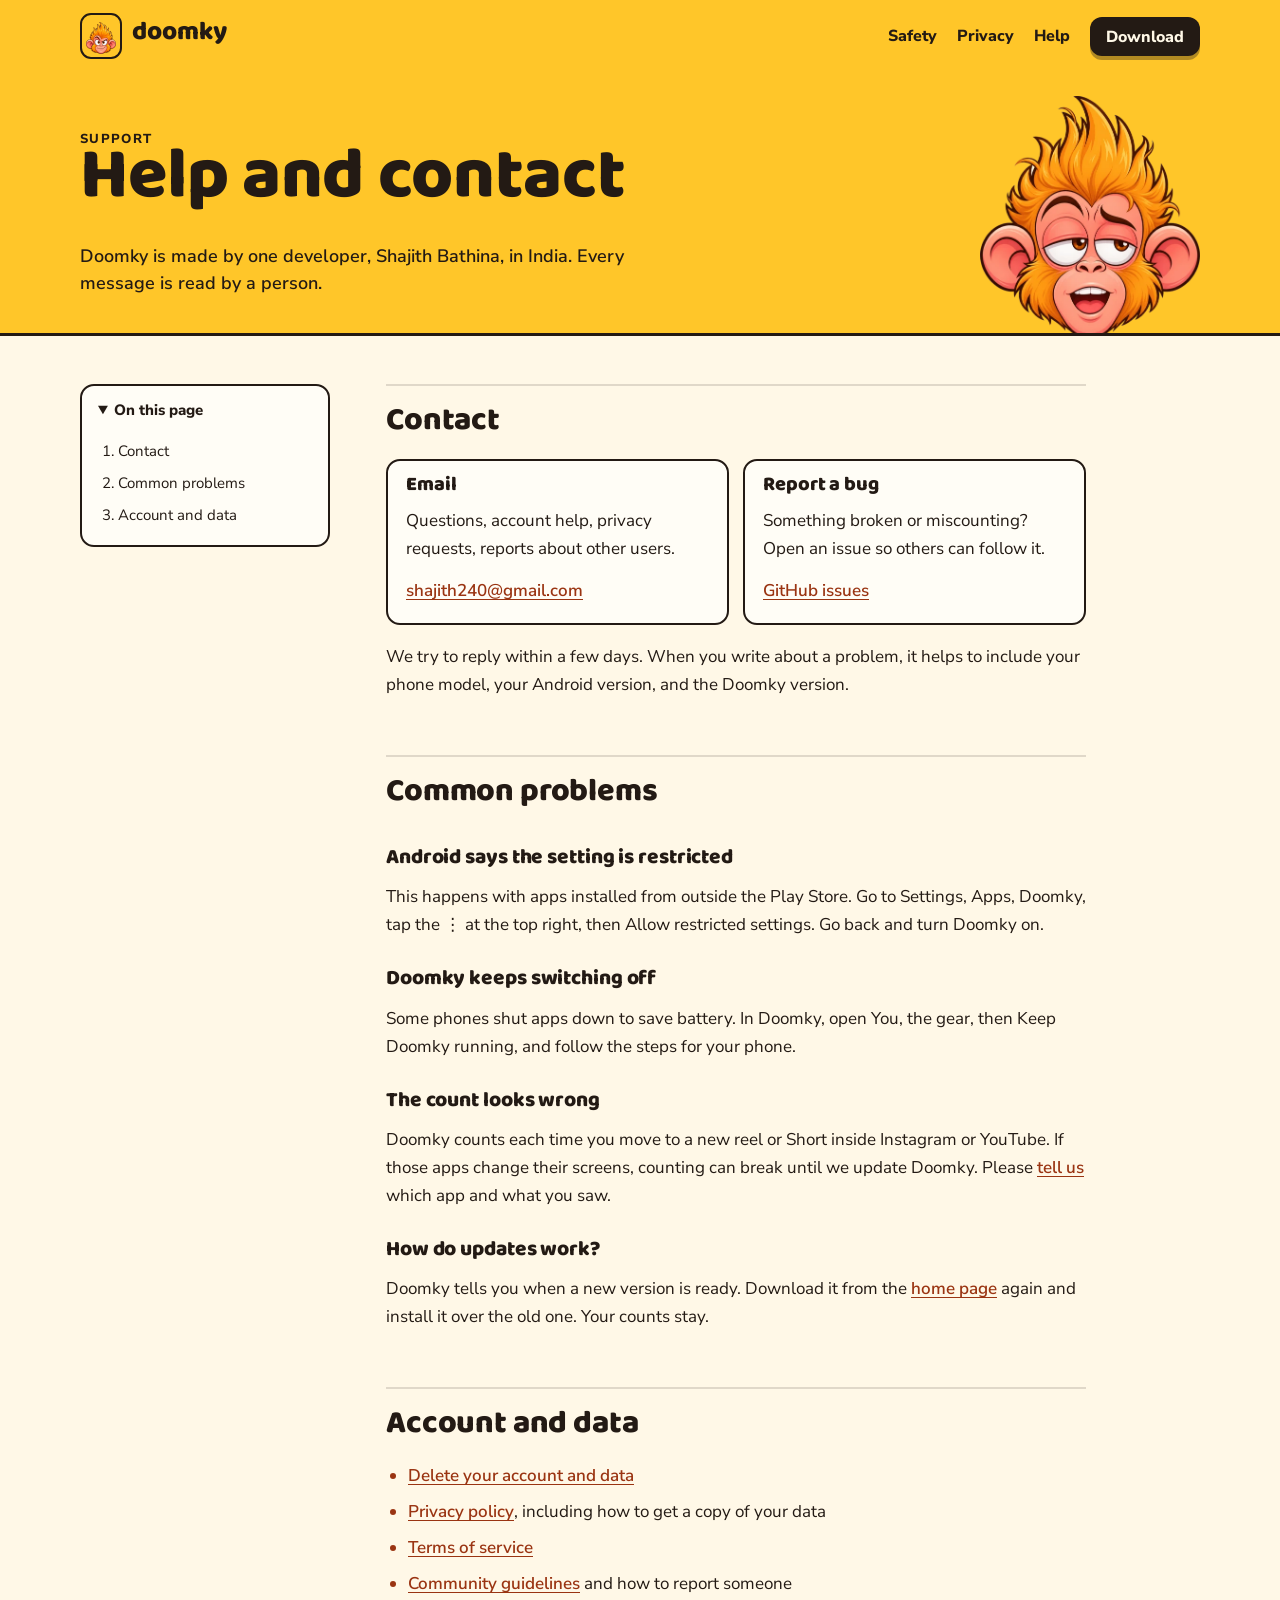
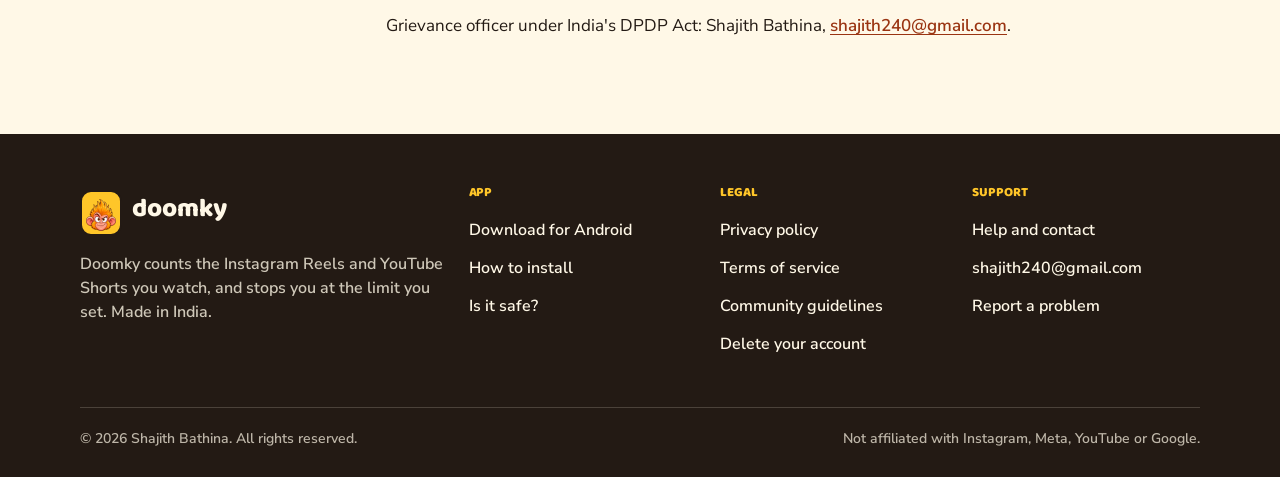
<file: support.html>
<!doctype html>
<html lang="en">
<head>
<meta charset="utf-8">
<meta name="viewport" content="width=device-width, initial-scale=1">
<title>Help and contact | Doomky</title>
<meta name="description" content="Get help with Doomky: contact the developer, report a problem, fix common issues, and find the privacy and account pages.">
<meta name="theme-color" content="#FFC629">
<link rel="icon" href="stage_0.webp" type="image/webp">
<link rel="preconnect" href="https://fonts.googleapis.com">
<link rel="preconnect" href="https://fonts.gstatic.com" crossorigin>
<link href="https://fonts.googleapis.com/css2?family=Baloo+Tammudu+2:wght@800&family=Nunito+Sans:opsz,wght@6..12,400;6..12,600;6..12,800&display=swap" rel="stylesheet">
<link rel="stylesheet" href="site.css">
</head>
<body class="page">
<div class="band">
<a class="skip" href="#main">Skip to content</a>
<header class="wrap site-header">
  <a class="brand" href="./"><span class="brand-mark"><img src="stage_0.webp" width="30" height="30" alt=""></span><span>doomky</span></a>
  <nav class="site-nav" aria-label="Main">
    <a class="wide" href="./#safety">Safety</a>
    <a href="privacy.html">Privacy</a>
    <a href="support.html">Help</a>
    <a class="btn-sm" href="https://github.com/shajith240/doomky-site/releases/latest/download/doomky.apk">Download</a>
  </nav>
</header>
</div>
<main id="main">
  <section class="doc-hero">
    <div class="wrap doc-hero-in">
      <div class="doc-hero-text">
        <p class="eyebrow">Support</p>
        <h1>Help and contact</h1>
        <p class="intro">Doomky is made by one developer, Shajith Bathina, in India. Every message is read by a person.</p>
      </div>
      <img src="stage_1.webp" width="512" height="512" alt="Doomky the monkey, slightly dazed.">
    </div>
  </section>

  <div class="wrap doc">
    <details class="toc">
      <summary>On this page</summary>
      <ol>
        <li><a href="#contact">Contact</a></li>
        <li><a href="#common">Common problems</a></li>
        <li><a href="#account">Account and data</a></li>
      </ol>
    </details>

    <article class="prose">
      <h2 id="contact">Contact</h2>
      <div class="cards">
        <div>
          <h3>Email</h3>
          <p>Questions, account help, privacy requests, reports about other users.</p>
          <p><a href="mailto:shajith240@gmail.com">shajith240@gmail.com</a></p>
        </div>
        <div>
          <h3>Report a bug</h3>
          <p>Something broken or miscounting? Open an issue so others can follow it.</p>
          <p><a href="https://github.com/shajith240/doomky-site/issues">GitHub issues</a></p>
        </div>
      </div>
      <p>We try to reply within a few days. When you write about a problem, it helps to include your phone model, your Android version, and the Doomky version.</p>

      <h2 id="common">Common problems</h2>
      <h3>Android says the setting is restricted</h3>
      <p>This happens with apps installed from outside the Play Store. Go to Settings, Apps, Doomky, tap the ⋮ at the top right, then Allow restricted settings. Go back and turn Doomky on.</p>
      <h3>Doomky keeps switching off</h3>
      <p>Some phones shut apps down to save battery. In Doomky, open You, the gear, then Keep Doomky running, and follow the steps for your phone.</p>
      <h3>The count looks wrong</h3>
      <p>Doomky counts each time you move to a new reel or Short inside Instagram or YouTube. If those apps change their screens, counting can break until we update Doomky. Please <a href="https://github.com/shajith240/doomky-site/issues">tell us</a> which app and what you saw.</p>
      <h3>How do updates work?</h3>
      <p>Doomky tells you when a new version is ready. Download it from the <a href="./">home page</a> again and install it over the old one. Your counts stay.</p>

      <h2 id="account">Account and data</h2>
      <ul>
        <li><a href="delete-account.html">Delete your account and data</a></li>
        <li><a href="privacy.html">Privacy policy</a>, including how to get a copy of your data</li>
        <li><a href="terms.html">Terms of service</a></li>
        <li><a href="community.html">Community guidelines</a> and how to report someone</li>
      </ul>
      <p>Grievance officer under India's DPDP Act: Shajith Bathina, <a href="mailto:shajith240@gmail.com">shajith240@gmail.com</a>.</p>
    </article>
  </div>
</main>
<footer class="site-footer">
  <div class="wrap foot-grid">
    <div class="foot-about">
      <a class="brand" href="./"><span class="brand-mark"><img src="stage_0.webp" width="30" height="30" alt=""></span><span>doomky</span></a>
      <p>Doomky counts the Instagram Reels and YouTube Shorts you watch, and stops you at the limit you set. Made in India.</p>
    </div>
    <nav aria-labelledby="f-app"><h2 id="f-app">App</h2><ul>
      <li><a href="https://github.com/shajith240/doomky-site/releases/latest/download/doomky.apk">Download for Android</a></li>
      <li><a href="./#setup">How to install</a></li>
      <li><a href="./#safety">Is it safe?</a></li>
    </ul></nav>
    <nav aria-labelledby="f-legal"><h2 id="f-legal">Legal</h2><ul>
      <li><a href="privacy.html">Privacy policy</a></li>
      <li><a href="terms.html">Terms of service</a></li>
      <li><a href="community.html">Community guidelines</a></li>
      <li><a href="delete-account.html">Delete your account</a></li>
    </ul></nav>
    <nav aria-labelledby="f-help"><h2 id="f-help">Support</h2><ul>
      <li><a href="support.html">Help and contact</a></li>
      <li><a href="mailto:shajith240@gmail.com">shajith240@gmail.com</a></li>
      <li><a href="https://github.com/shajith240/doomky-site/issues">Report a problem</a></li>
    </ul></nav>
  </div>
  <div class="wrap foot-base"><p>&copy; 2026 Shajith Bathina. All rights reserved.</p><p>Not affiliated with Instagram, Meta, YouTube or Google.</p></div>
</footer>
<script>if (matchMedia('(min-width: 960px)').matches) document.querySelectorAll('.toc').forEach(function (t) { t.open = true; });</script>
</body>
</html>
</file>
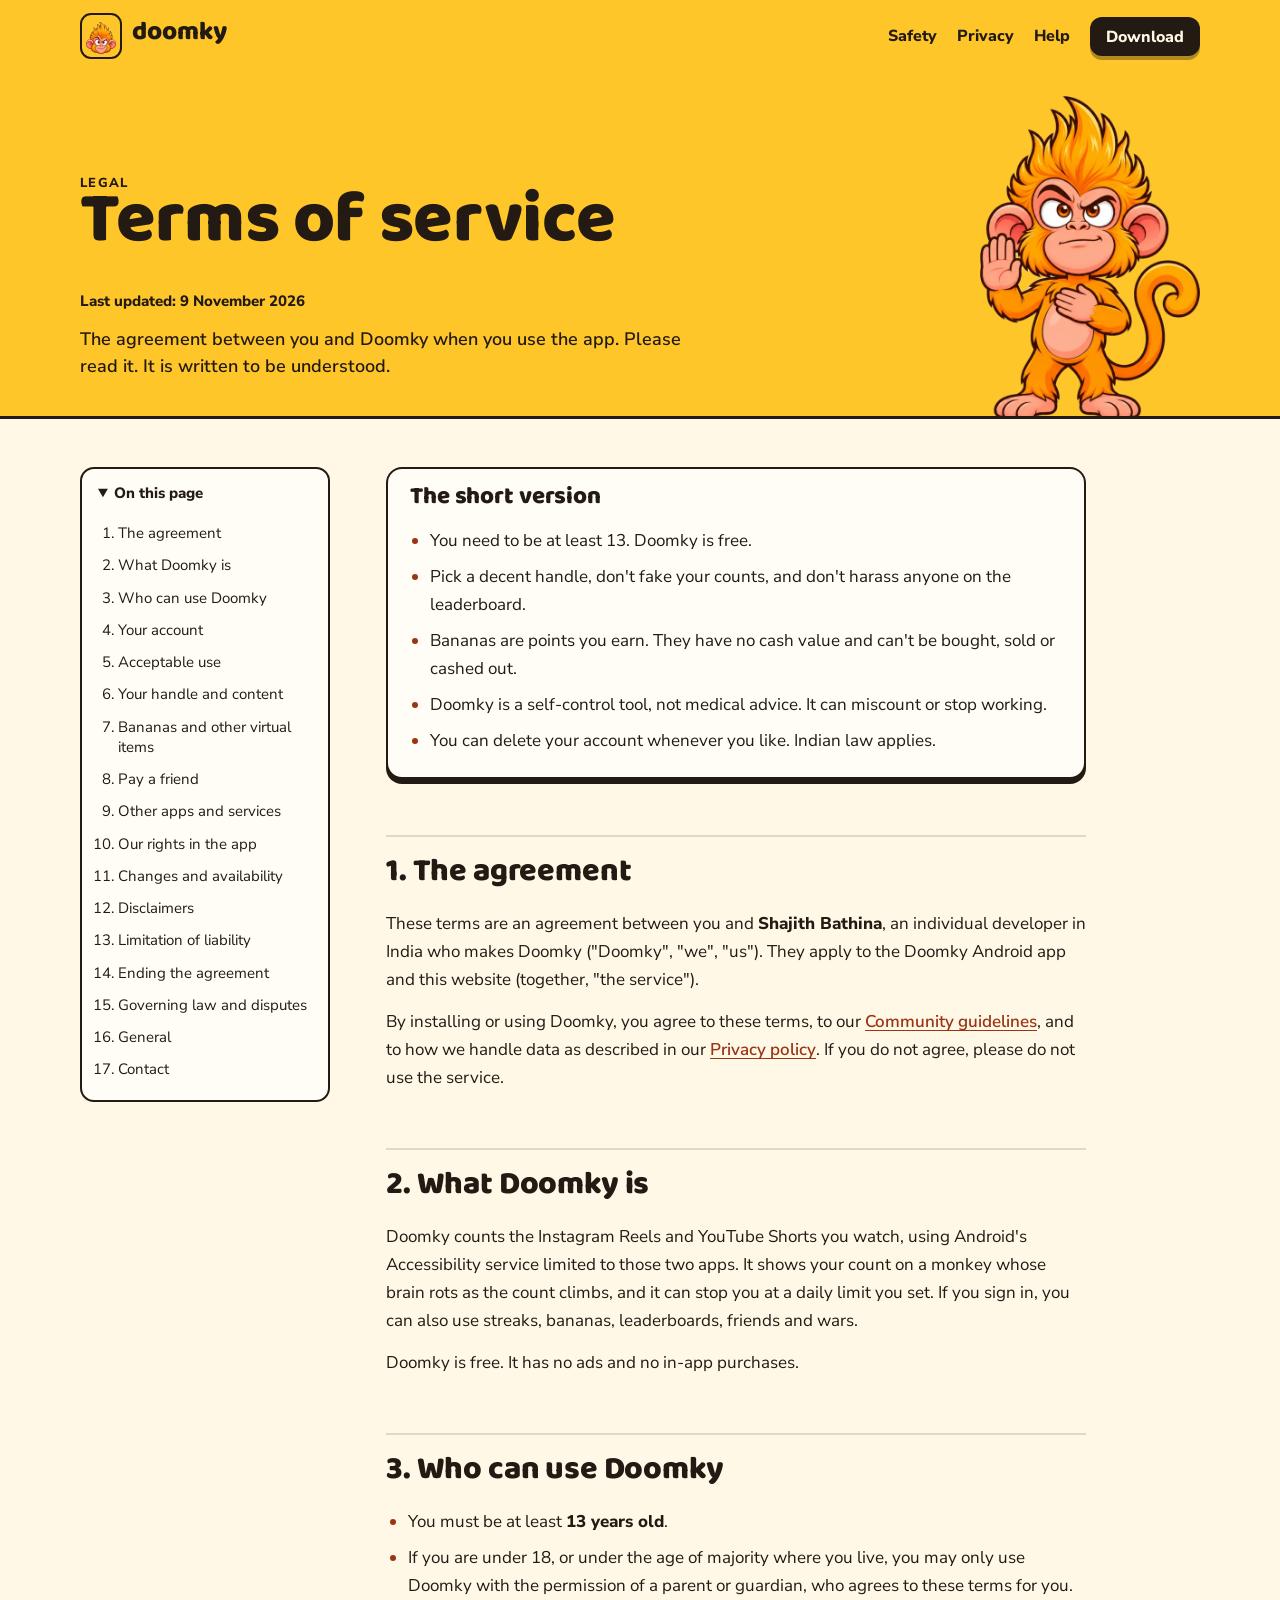
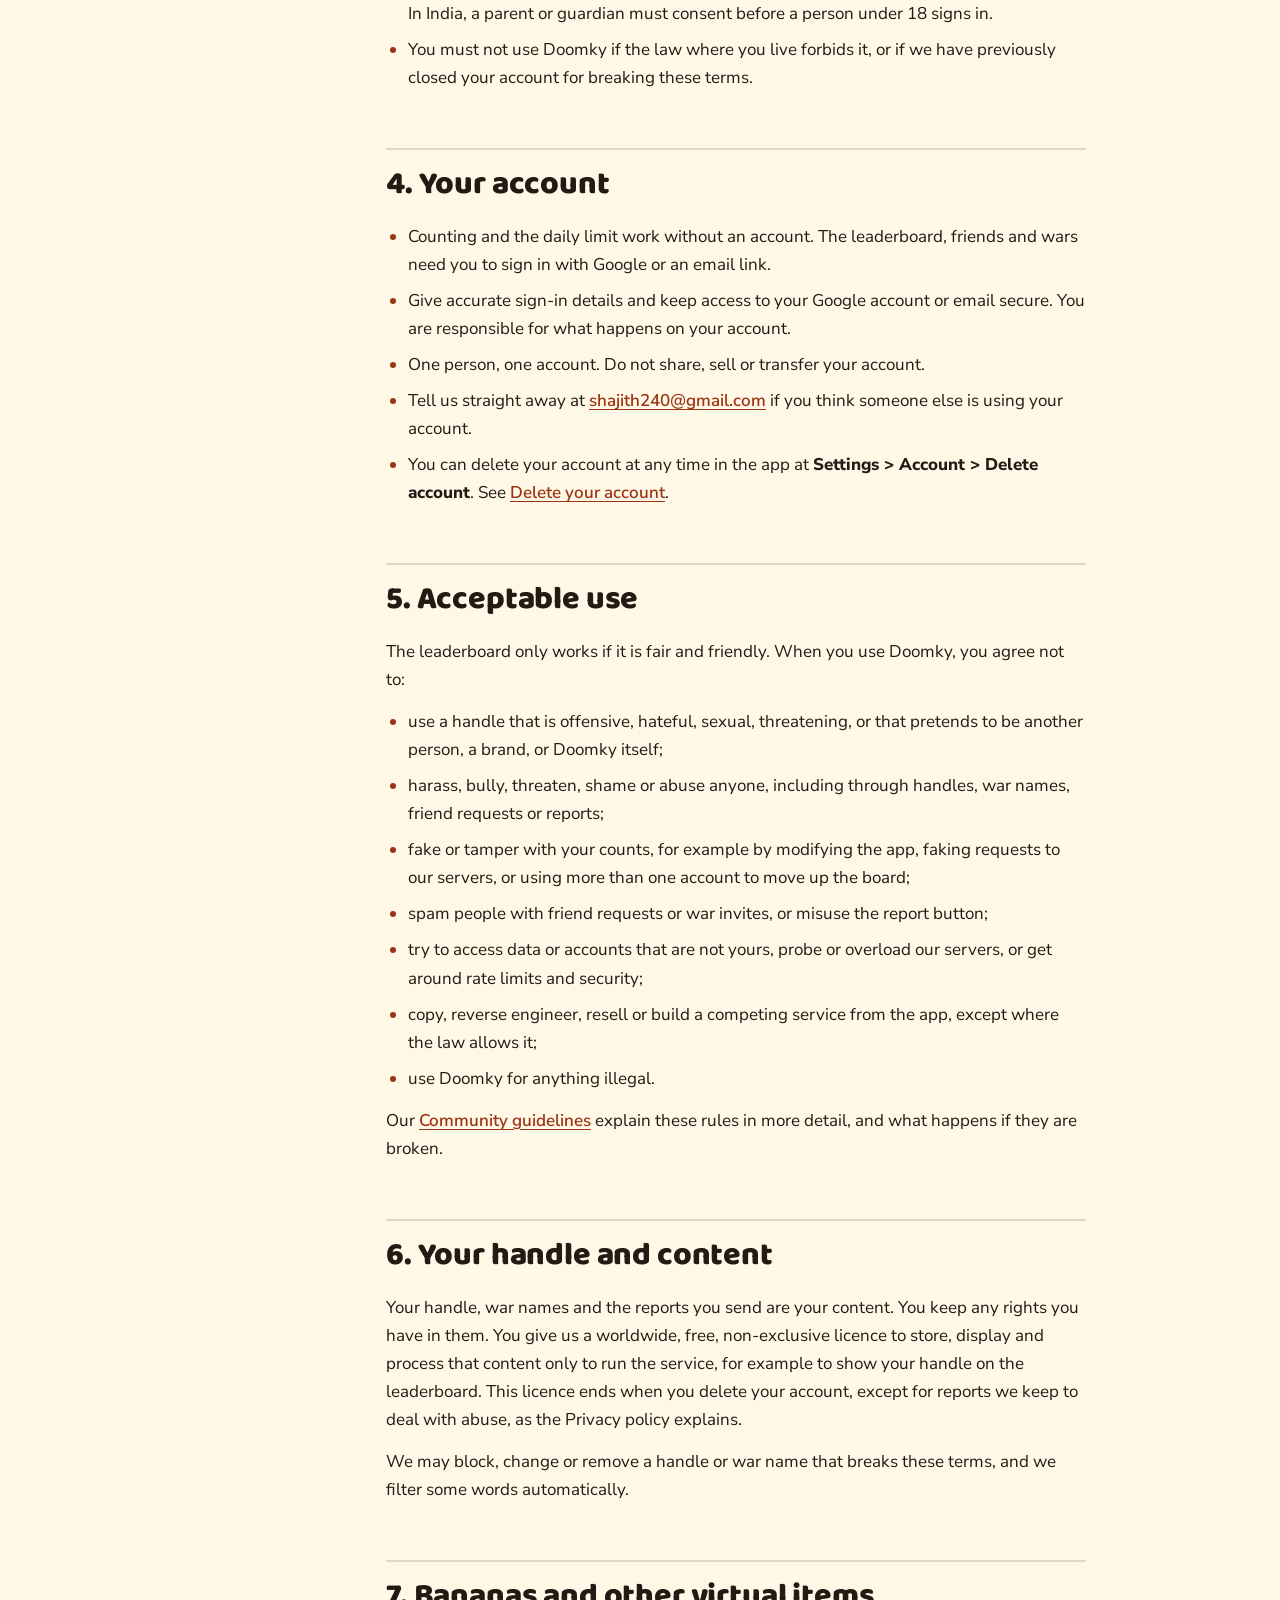
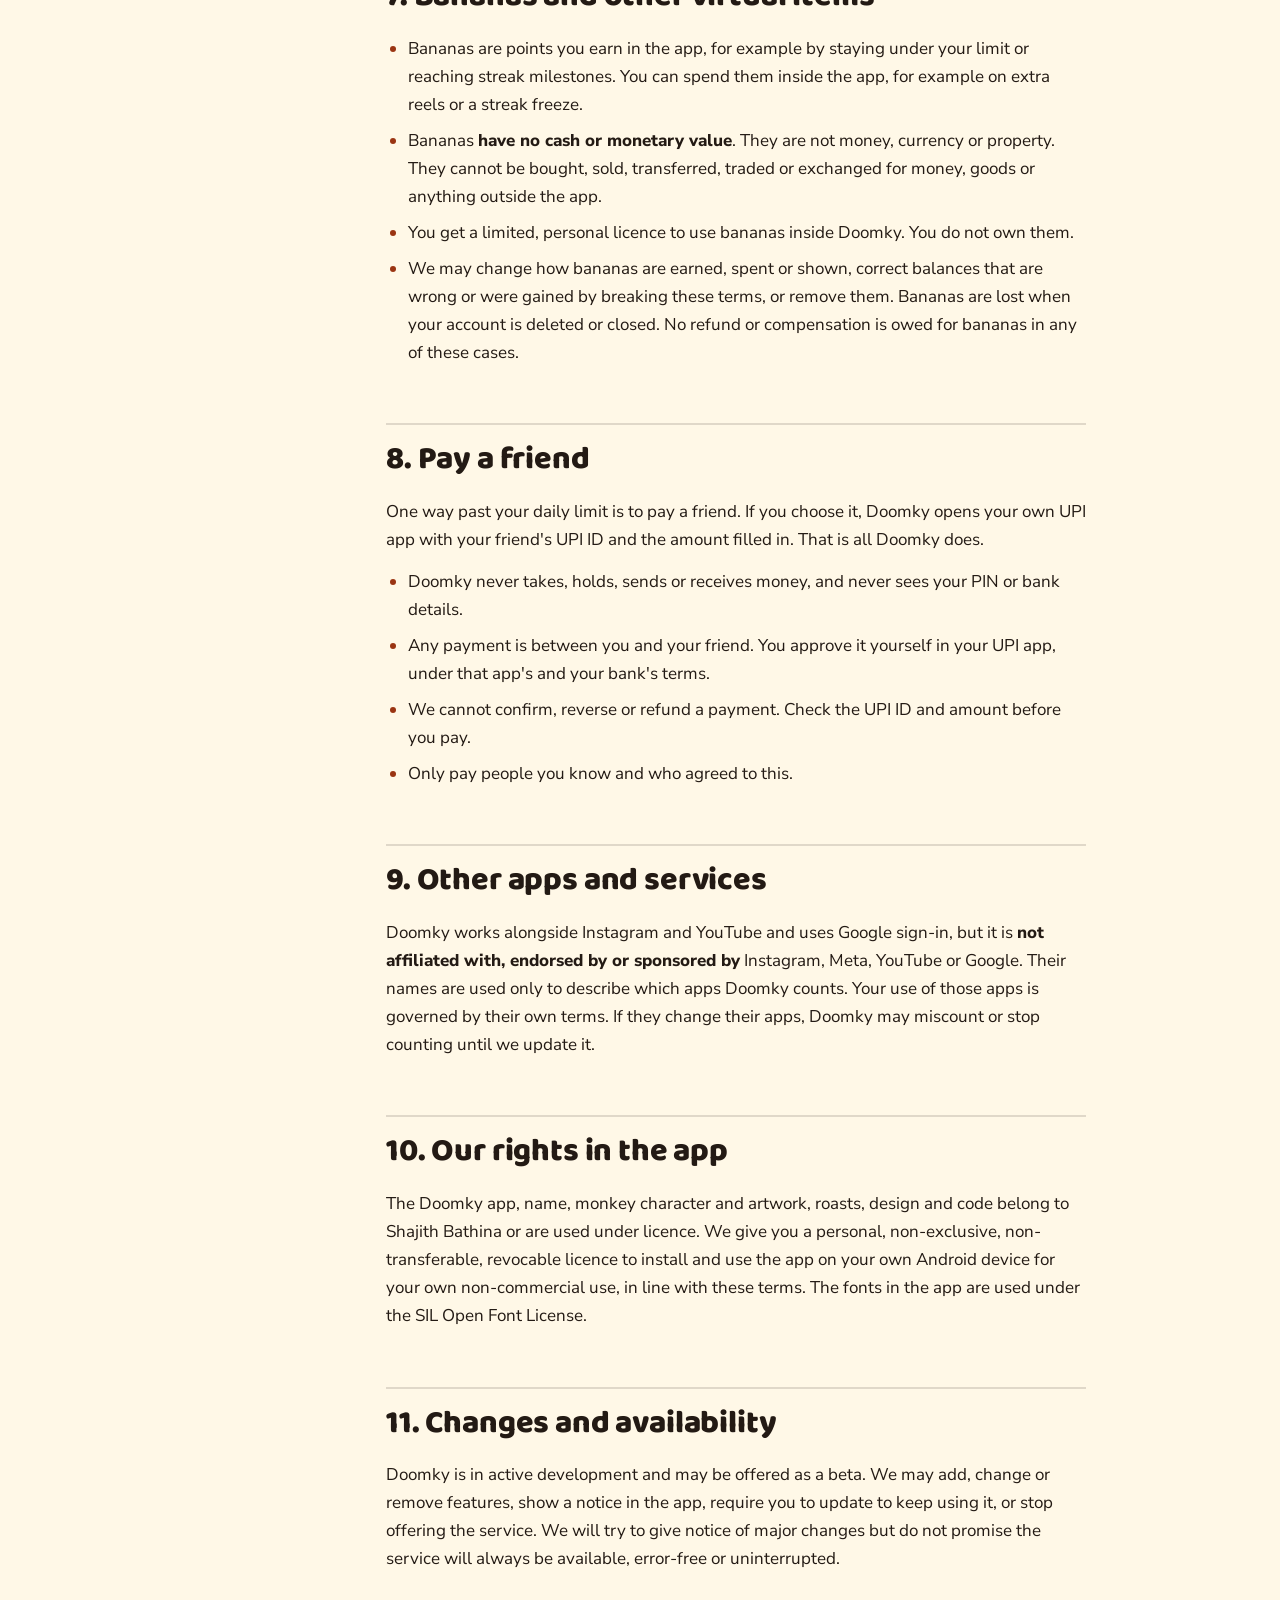
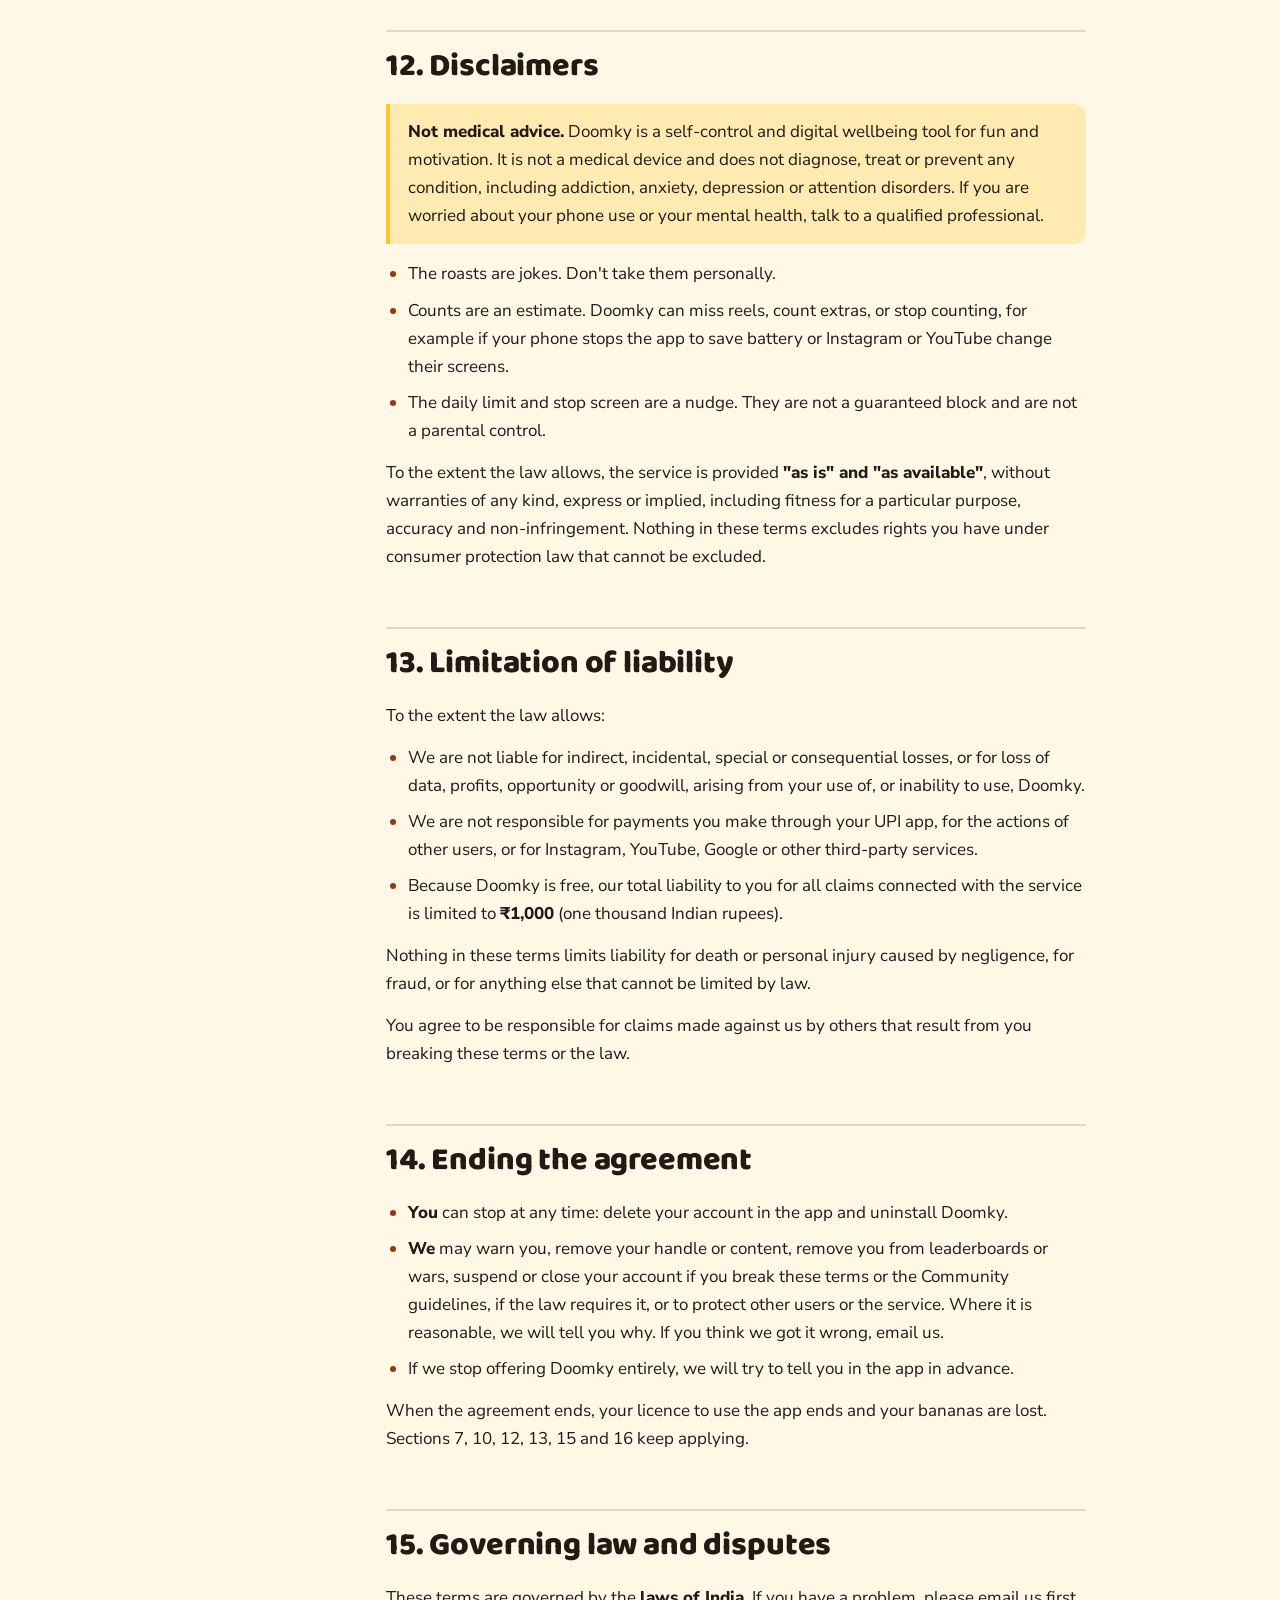
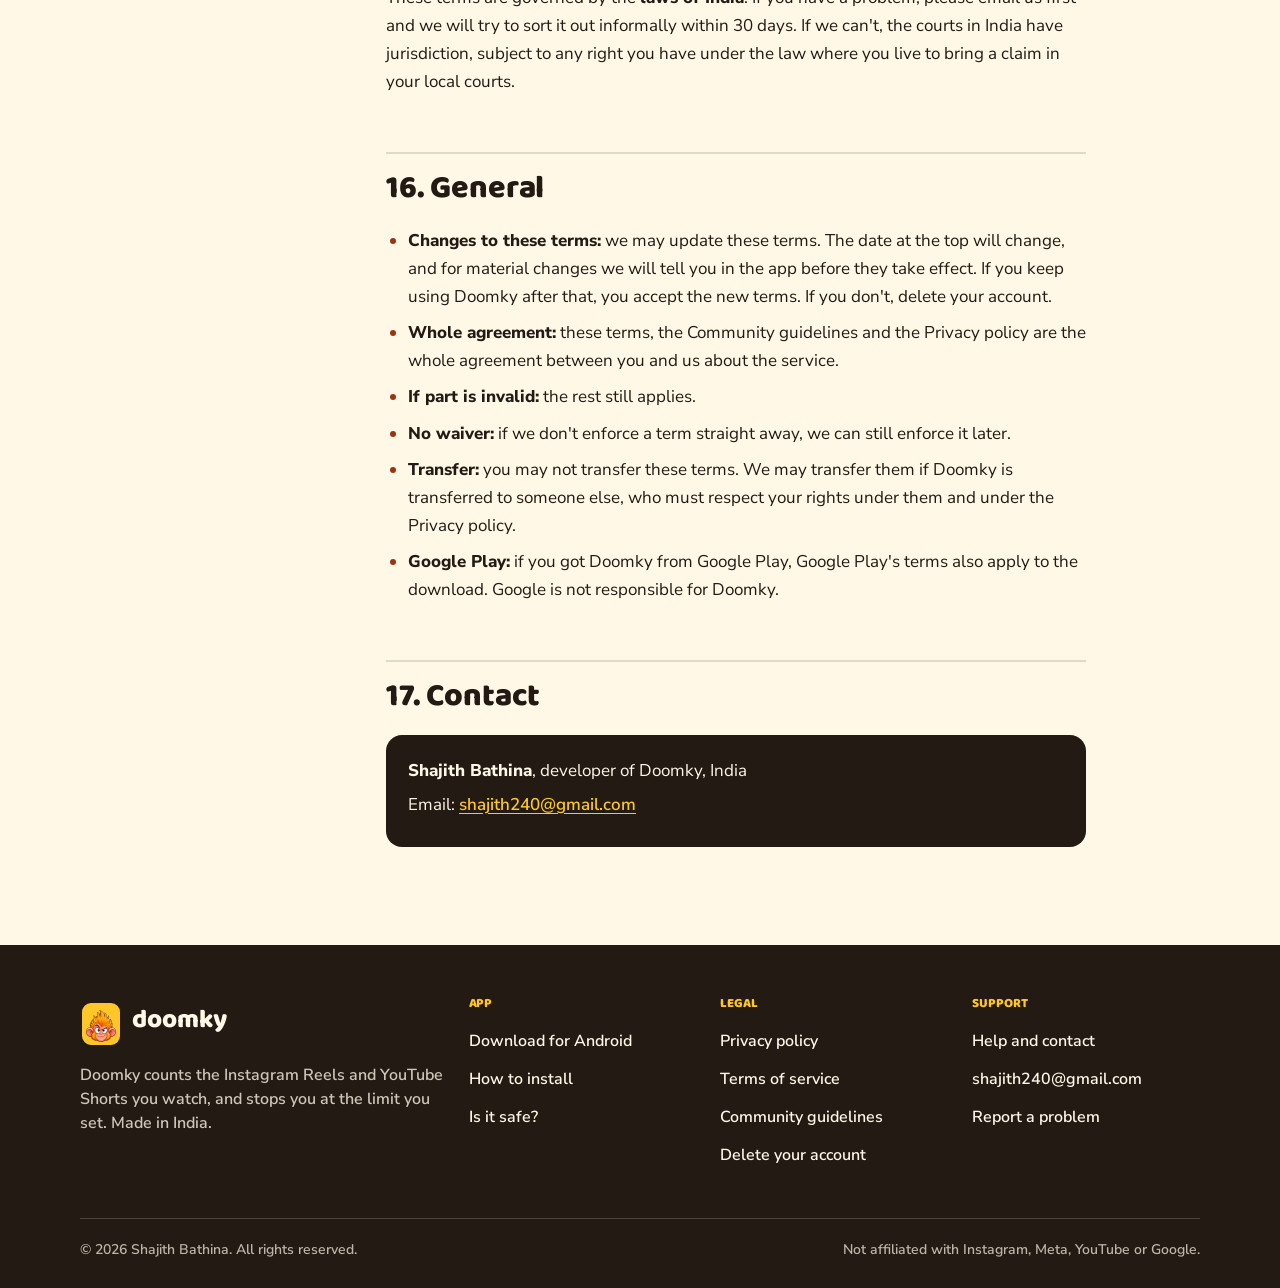
<file: terms.html>
<!doctype html>
<html lang="en">
<head>
<meta charset="utf-8">
<meta name="viewport" content="width=device-width, initial-scale=1">
<title>Terms of service | Doomky</title>
<meta name="description" content="The terms for using the Doomky app: eligibility, accounts, acceptable use, bananas, disclaimers and governing law.">
<meta name="theme-color" content="#FFC629">
<link rel="icon" href="stage_0.webp" type="image/webp">
<link rel="preconnect" href="https://fonts.googleapis.com">
<link rel="preconnect" href="https://fonts.gstatic.com" crossorigin>
<link href="https://fonts.googleapis.com/css2?family=Baloo+Tammudu+2:wght@800&family=Nunito+Sans:opsz,wght@6..12,400;6..12,600;6..12,800&display=swap" rel="stylesheet">
<link rel="stylesheet" href="site.css">
</head>
<body class="page">
<div class="band">
<a class="skip" href="#main">Skip to content</a>
<header class="wrap site-header">
  <a class="brand" href="./"><span class="brand-mark"><img src="stage_0.webp" width="30" height="30" alt=""></span><span>doomky</span></a>
  <nav class="site-nav" aria-label="Main">
    <a class="wide" href="./#safety">Safety</a>
    <a href="privacy.html">Privacy</a>
    <a href="support.html">Help</a>
    <a class="btn-sm" href="https://github.com/shajith240/doomky-site/releases/latest/download/doomky.apk">Download</a>
  </nav>
</header>
</div>
<main id="main">
  <section class="doc-hero">
    <div class="wrap doc-hero-in">
      <div class="doc-hero-text">
        <p class="eyebrow">Legal</p>
        <h1>Terms of service</h1>
        <p class="updated">Last updated: 9 November 2026</p>
        <p class="intro">The agreement between you and Doomky when you use the app. Please read it. It is written to be understood.</p>
      </div>
      <img src="pose_oath.webp" width="486" height="720" alt="Doomky with one hand raised and the other on his heart, taking an oath.">
    </div>
  </section>

  <div class="wrap doc">
    <details class="toc">
      <summary>On this page</summary>
      <ol>
        <li><a href="#agreement">The agreement</a></li>
        <li><a href="#service">What Doomky is</a></li>
        <li><a href="#eligibility">Who can use Doomky</a></li>
        <li><a href="#accounts">Your account</a></li>
        <li><a href="#use">Acceptable use</a></li>
        <li><a href="#content">Your handle and content</a></li>
        <li><a href="#bananas">Bananas and other virtual items</a></li>
        <li><a href="#money">Pay a friend</a></li>
        <li><a href="#third">Other apps and services</a></li>
        <li><a href="#ip">Our rights in the app</a></li>
        <li><a href="#beta">Changes and availability</a></li>
        <li><a href="#disclaimer">Disclaimers</a></li>
        <li><a href="#liability">Limitation of liability</a></li>
        <li><a href="#termination">Ending the agreement</a></li>
        <li><a href="#law">Governing law and disputes</a></li>
        <li><a href="#general">General</a></li>
        <li><a href="#contact">Contact</a></li>
      </ol>
    </details>

    <article class="prose">
      <div class="summary">
        <h2>The short version</h2>
        <ul>
          <li>You need to be at least 13. Doomky is free.</li>
          <li>Pick a decent handle, don't fake your counts, and don't harass anyone on the leaderboard.</li>
          <li>Bananas are points you earn. They have no cash value and can't be bought, sold or cashed out.</li>
          <li>Doomky is a self-control tool, not medical advice. It can miscount or stop working.</li>
          <li>You can delete your account whenever you like. Indian law applies.</li>
        </ul>
      </div>

      <h2 id="agreement">1. The agreement</h2>
      <p>These terms are an agreement between you and <strong>Shajith Bathina</strong>, an individual developer in India who makes Doomky ("Doomky", "we", "us"). They apply to the Doomky Android app and this website (together, "the service").</p>
      <p>By installing or using Doomky, you agree to these terms, to our <a href="community.html">Community guidelines</a>, and to how we handle data as described in our <a href="privacy.html">Privacy policy</a>. If you do not agree, please do not use the service.</p>

      <h2 id="service">2. What Doomky is</h2>
      <p>Doomky counts the Instagram Reels and YouTube Shorts you watch, using Android's Accessibility service limited to those two apps. It shows your count on a monkey whose brain rots as the count climbs, and it can stop you at a daily limit you set. If you sign in, you can also use streaks, bananas, leaderboards, friends and wars.</p>
      <p>Doomky is free. It has no ads and no in-app purchases.</p>

      <h2 id="eligibility">3. Who can use Doomky</h2>
      <ul>
        <li>You must be at least <strong>13 years old</strong>.</li>
        <li>If you are under 18, or under the age of majority where you live, you may only use Doomky with the permission of a parent or guardian, who agrees to these terms for you. In India, a parent or guardian must consent before a person under 18 signs in.</li>
        <li>You must not use Doomky if the law where you live forbids it, or if we have previously closed your account for breaking these terms.</li>
      </ul>

      <h2 id="accounts">4. Your account</h2>
      <ul>
        <li>Counting and the daily limit work without an account. The leaderboard, friends and wars need you to sign in with Google or an email link.</li>
        <li>Give accurate sign-in details and keep access to your Google account or email secure. You are responsible for what happens on your account.</li>
        <li>One person, one account. Do not share, sell or transfer your account.</li>
        <li>Tell us straight away at <a href="mailto:shajith240@gmail.com">shajith240@gmail.com</a> if you think someone else is using your account.</li>
        <li>You can delete your account at any time in the app at <strong>Settings &gt; Account &gt; Delete account</strong>. See <a href="delete-account.html">Delete your account</a>.</li>
      </ul>

      <h2 id="use">5. Acceptable use</h2>
      <p>The leaderboard only works if it is fair and friendly. When you use Doomky, you agree not to:</p>
      <ul>
        <li>use a handle that is offensive, hateful, sexual, threatening, or that pretends to be another person, a brand, or Doomky itself;</li>
        <li>harass, bully, threaten, shame or abuse anyone, including through handles, war names, friend requests or reports;</li>
        <li>fake or tamper with your counts, for example by modifying the app, faking requests to our servers, or using more than one account to move up the board;</li>
        <li>spam people with friend requests or war invites, or misuse the report button;</li>
        <li>try to access data or accounts that are not yours, probe or overload our servers, or get around rate limits and security;</li>
        <li>copy, reverse engineer, resell or build a competing service from the app, except where the law allows it;</li>
        <li>use Doomky for anything illegal.</li>
      </ul>
      <p>Our <a href="community.html">Community guidelines</a> explain these rules in more detail, and what happens if they are broken.</p>

      <h2 id="content">6. Your handle and content</h2>
      <p>Your handle, war names and the reports you send are your content. You keep any rights you have in them. You give us a worldwide, free, non-exclusive licence to store, display and process that content only to run the service, for example to show your handle on the leaderboard. This licence ends when you delete your account, except for reports we keep to deal with abuse, as the Privacy policy explains.</p>
      <p>We may block, change or remove a handle or war name that breaks these terms, and we filter some words automatically.</p>

      <h2 id="bananas">7. Bananas and other virtual items</h2>
      <ul>
        <li>Bananas are points you earn in the app, for example by staying under your limit or reaching streak milestones. You can spend them inside the app, for example on extra reels or a streak freeze.</li>
        <li>Bananas <strong>have no cash or monetary value</strong>. They are not money, currency or property. They cannot be bought, sold, transferred, traded or exchanged for money, goods or anything outside the app.</li>
        <li>You get a limited, personal licence to use bananas inside Doomky. You do not own them.</li>
        <li>We may change how bananas are earned, spent or shown, correct balances that are wrong or were gained by breaking these terms, or remove them. Bananas are lost when your account is deleted or closed. No refund or compensation is owed for bananas in any of these cases.</li>
      </ul>

      <h2 id="money">8. Pay a friend</h2>
      <p>One way past your daily limit is to pay a friend. If you choose it, Doomky opens your own UPI app with your friend's UPI ID and the amount filled in. That is all Doomky does.</p>
      <ul>
        <li>Doomky never takes, holds, sends or receives money, and never sees your PIN or bank details.</li>
        <li>Any payment is between you and your friend. You approve it yourself in your UPI app, under that app's and your bank's terms.</li>
        <li>We cannot confirm, reverse or refund a payment. Check the UPI ID and amount before you pay.</li>
        <li>Only pay people you know and who agreed to this.</li>
      </ul>

      <h2 id="third">9. Other apps and services</h2>
      <p>Doomky works alongside Instagram and YouTube and uses Google sign-in, but it is <strong>not affiliated with, endorsed by or sponsored by</strong> Instagram, Meta, YouTube or Google. Their names are used only to describe which apps Doomky counts. Your use of those apps is governed by their own terms. If they change their apps, Doomky may miscount or stop counting until we update it.</p>

      <h2 id="ip">10. Our rights in the app</h2>
      <p>The Doomky app, name, monkey character and artwork, roasts, design and code belong to Shajith Bathina or are used under licence. We give you a personal, non-exclusive, non-transferable, revocable licence to install and use the app on your own Android device for your own non-commercial use, in line with these terms. The fonts in the app are used under the SIL Open Font License.</p>

      <h2 id="beta">11. Changes and availability</h2>
      <p>Doomky is in active development and may be offered as a beta. We may add, change or remove features, show a notice in the app, require you to update to keep using it, or stop offering the service. We will try to give notice of major changes but do not promise the service will always be available, error-free or uninterrupted.</p>

      <h2 id="disclaimer">12. Disclaimers</h2>
      <div class="note"><p><strong>Not medical advice.</strong> Doomky is a self-control and digital wellbeing tool for fun and motivation. It is not a medical device and does not diagnose, treat or prevent any condition, including addiction, anxiety, depression or attention disorders. If you are worried about your phone use or your mental health, talk to a qualified professional.</p></div>
      <ul>
        <li>The roasts are jokes. Don't take them personally.</li>
        <li>Counts are an estimate. Doomky can miss reels, count extras, or stop counting, for example if your phone stops the app to save battery or Instagram or YouTube change their screens.</li>
        <li>The daily limit and stop screen are a nudge. They are not a guaranteed block and are not a parental control.</li>
      </ul>
      <p>To the extent the law allows, the service is provided <strong>"as is" and "as available"</strong>, without warranties of any kind, express or implied, including fitness for a particular purpose, accuracy and non-infringement. Nothing in these terms excludes rights you have under consumer protection law that cannot be excluded.</p>

      <h2 id="liability">13. Limitation of liability</h2>
      <p>To the extent the law allows:</p>
      <ul>
        <li>We are not liable for indirect, incidental, special or consequential losses, or for loss of data, profits, opportunity or goodwill, arising from your use of, or inability to use, Doomky.</li>
        <li>We are not responsible for payments you make through your UPI app, for the actions of other users, or for Instagram, YouTube, Google or other third-party services.</li>
        <li>Because Doomky is free, our total liability to you for all claims connected with the service is limited to <strong>₹1,000</strong> (one thousand Indian rupees).</li>
      </ul>
      <p>Nothing in these terms limits liability for death or personal injury caused by negligence, for fraud, or for anything else that cannot be limited by law.</p>
      <p>You agree to be responsible for claims made against us by others that result from you breaking these terms or the law.</p>

      <h2 id="termination">14. Ending the agreement</h2>
      <ul>
        <li><strong>You</strong> can stop at any time: delete your account in the app and uninstall Doomky.</li>
        <li><strong>We</strong> may warn you, remove your handle or content, remove you from leaderboards or wars, suspend or close your account if you break these terms or the Community guidelines, if the law requires it, or to protect other users or the service. Where it is reasonable, we will tell you why. If you think we got it wrong, email us.</li>
        <li>If we stop offering Doomky entirely, we will try to tell you in the app in advance.</li>
      </ul>
      <p>When the agreement ends, your licence to use the app ends and your bananas are lost. Sections 7, 10, 12, 13, 15 and 16 keep applying.</p>

      <h2 id="law">15. Governing law and disputes</h2>
      <p>These terms are governed by the <strong>laws of India</strong>. If you have a problem, please email us first and we will try to sort it out informally within 30 days. If we can't, the courts in India have jurisdiction, subject to any right you have under the law where you live to bring a claim in your local courts.</p>

      <h2 id="general">16. General</h2>
      <ul>
        <li><strong>Changes to these terms:</strong> we may update these terms. The date at the top will change, and for material changes we will tell you in the app before they take effect. If you keep using Doomky after that, you accept the new terms. If you don't, delete your account.</li>
        <li><strong>Whole agreement:</strong> these terms, the Community guidelines and the Privacy policy are the whole agreement between you and us about the service.</li>
        <li><strong>If part is invalid:</strong> the rest still applies.</li>
        <li><strong>No waiver:</strong> if we don't enforce a term straight away, we can still enforce it later.</li>
        <li><strong>Transfer:</strong> you may not transfer these terms. We may transfer them if Doomky is transferred to someone else, who must respect your rights under them and under the Privacy policy.</li>
        <li><strong>Google Play:</strong> if you got Doomky from Google Play, Google Play's terms also apply to the download. Google is not responsible for Doomky.</li>
      </ul>

      <h2 id="contact">17. Contact</h2>
      <div class="contact-card">
        <p><strong>Shajith Bathina</strong>, developer of Doomky, India</p>
        <p>Email: <a href="mailto:shajith240@gmail.com">shajith240@gmail.com</a></p>
      </div>
    </article>
  </div>
</main>
<footer class="site-footer">
  <div class="wrap foot-grid">
    <div class="foot-about">
      <a class="brand" href="./"><span class="brand-mark"><img src="stage_0.webp" width="30" height="30" alt=""></span><span>doomky</span></a>
      <p>Doomky counts the Instagram Reels and YouTube Shorts you watch, and stops you at the limit you set. Made in India.</p>
    </div>
    <nav aria-labelledby="f-app"><h2 id="f-app">App</h2><ul>
      <li><a href="https://github.com/shajith240/doomky-site/releases/latest/download/doomky.apk">Download for Android</a></li>
      <li><a href="./#setup">How to install</a></li>
      <li><a href="./#safety">Is it safe?</a></li>
    </ul></nav>
    <nav aria-labelledby="f-legal"><h2 id="f-legal">Legal</h2><ul>
      <li><a href="privacy.html">Privacy policy</a></li>
      <li><a href="terms.html">Terms of service</a></li>
      <li><a href="community.html">Community guidelines</a></li>
      <li><a href="delete-account.html">Delete your account</a></li>
    </ul></nav>
    <nav aria-labelledby="f-help"><h2 id="f-help">Support</h2><ul>
      <li><a href="support.html">Help and contact</a></li>
      <li><a href="mailto:shajith240@gmail.com">shajith240@gmail.com</a></li>
      <li><a href="https://github.com/shajith240/doomky-site/issues">Report a problem</a></li>
    </ul></nav>
  </div>
  <div class="wrap foot-base"><p>&copy; 2026 Shajith Bathina. All rights reserved.</p><p>Not affiliated with Instagram, Meta, YouTube or Google.</p></div>
</footer>
<script>if (matchMedia('(min-width: 960px)').matches) document.querySelectorAll('.toc').forEach(function (t) { t.open = true; });</script>
</body>
</html>
</file>
<file: site.css>
/* Shared by every page: brand tokens, header, footer, and the layout for the legal pages. Colours and fonts are the app's own. */
:root {
  --ink: #231A14; --cream: #FFF8E7; --paper: #FFFDF6; --line: rgba(35,26,20,.14); --muted: rgba(35,26,20,.72);
  --fresh: #FFC629; --dazed: #FF8A3D; --hooked: #E9408A; --cooked: #B89B72; --rotten: #6F8F3A;
  --link: #9A3412;
  color-scheme: light;
}
.wrap { width: min(1120px, 100% - 32px); margin-inline: auto; }
.skip { position: absolute; left: 8px; top: -60px; z-index: 10; background: var(--ink); color: var(--cream); padding: 10px 14px; border-radius: 10px; font-weight: 800; }
.skip:focus { top: 8px; }

/* header */
.site-header { display: flex; align-items: center; justify-content: space-between; gap: 16px; height: 72px; }
.brand { display: inline-flex; align-items: center; gap: 10px; text-decoration: none; color: var(--ink); font: 800 26px/1 "Baloo Tammudu 2", system-ui, sans-serif; }
.brand span { padding-top: 4px; }
.brand-mark { width: 38px; height: 38px; flex: none; border-radius: 11px; background: var(--fresh); border: 2px solid var(--ink); display: grid; place-items: center; overflow: hidden; }
.brand-mark img { width: 30px; height: 30px; object-fit: contain; }
.site-nav { display: flex; align-items: center; gap: 4px 20px; font: 800 16px/1 "Nunito Sans", system-ui, sans-serif; }
.site-nav a { color: var(--ink); text-decoration: none; padding: 12px 0; }
.site-nav a:hover { text-decoration: underline; text-underline-offset: 4px; }
.site-nav .wide { display: none; }
.btn-sm { display: none; background: var(--ink); color: var(--cream) !important; border-radius: 12px; padding: 12px 16px 11px !important; box-shadow: 0 4px 0 rgba(35,26,20,.35); }
.btn-sm:hover { text-decoration: none !important; background: #3a2c22; }
@media (min-width: 640px) { .site-nav .wide { display: inline; } }
@media (min-width: 800px) { .btn-sm { display: inline-block; } }

/* footer */
.site-footer { background: var(--ink); color: var(--cream); padding: 56px 0 28px; font: 600 16px/1.5 "Nunito Sans", system-ui, sans-serif; }
.site-footer a { color: var(--cream); text-decoration: none; }
.site-footer a:hover { text-decoration: underline; text-underline-offset: 3px; }
.site-footer :focus-visible { outline: 3px solid var(--cream); outline-offset: 3px; border-radius: 6px; }
.foot-grid { display: grid; gap: 36px 24px; grid-template-columns: 1fr 1fr; }
.foot-about { grid-column: 1 / -1; max-width: 26em; }
.foot-about .brand { color: var(--cream); }
.foot-about p { margin: 14px 0 0; color: rgba(255,248,231,.78); }
.site-footer h2 { font: 800 13px/1 "Nunito Sans", system-ui, sans-serif; letter-spacing: .08em; text-transform: uppercase; color: var(--fresh); margin: 0 0 8px; }
.site-footer ul { list-style: none; margin: 0; padding: 0; }
.site-footer li a { display: inline-block; padding: 7px 0; }
.foot-base { margin-top: 44px; padding-top: 20px; border-top: 1px solid rgba(255,248,231,.18); display: flex; flex-wrap: wrap; gap: 6px 24px; justify-content: space-between; font-size: 14px; color: rgba(255,248,231,.7); }
.foot-base p { margin: 0; }
@media (min-width: 800px) {
  .foot-grid { grid-template-columns: 1.6fr 1fr 1fr 1fr; }
  .foot-about { grid-column: auto; }
}

/* legal and help pages */
.page { background: var(--cream); color: var(--ink); margin: 0; font: 400 17px/1.65 "Nunito Sans", system-ui, sans-serif; }
.page :focus-visible { outline: 3px solid var(--ink); outline-offset: 3px; border-radius: 6px; }
.page img { display: block; max-width: 100%; height: auto; }
.page h1, .page h2, .page h3 { font-family: "Baloo Tammudu 2", system-ui, sans-serif; font-weight: 800; letter-spacing: -.005em; }
.band { background: var(--fresh); }
.doc-hero { background: var(--fresh); border-bottom: 3px solid var(--ink); overflow: hidden; }
.doc-hero-in { display: grid; grid-template-columns: 1fr auto; align-items: end; gap: 16px; padding: 24px 0 0; }
.doc-hero-text { padding-bottom: 36px; }
.eyebrow { margin: 0 0 12px; font: 800 13px/1 "Nunito Sans", sans-serif; letter-spacing: .1em; text-transform: uppercase; }
.doc-hero h1 { margin: 0; font-size: clamp(40px, 9vw, 72px); line-height: 1.02; }
.updated { margin: 14px 0 0; font-weight: 800; font-size: 15px; }
.intro { margin: 12px 0 0; max-width: 34em; font-size: 18px; line-height: 1.5; font-weight: 600; }
.doc-hero img { width: clamp(84px, 22vw, 220px); margin-bottom: -6px; }

.doc { display: grid; gap: 32px; padding: 32px 0 80px; }
.toc { align-self: start; background: var(--paper); border: 2px solid var(--ink); border-radius: 14px; font-size: 15px; line-height: 1.35; }
.toc summary { cursor: pointer; padding: 14px 16px; font-weight: 800; list-style-position: inside; }
.toc ol { margin: 0; padding: 0 16px 14px 36px; }
.toc li { margin: 0; }
.toc a { display: block; padding: 6px 0; color: var(--ink); text-decoration: none; }
.toc a:hover { text-decoration: underline; }
@media (min-width: 960px) {
  .doc { grid-template-columns: 250px minmax(0, 1fr); gap: 56px; padding-top: 48px; }
  .toc { position: sticky; top: 20px; max-height: calc(100vh - 40px); overflow: auto; }
}

.prose { max-width: 70ch; min-width: 0; }
.prose > :first-child { margin-top: 0; }
.prose h2 { font-size: clamp(26px, 4vw, 32px); line-height: 1.15; margin: 56px 0 12px; scroll-margin-top: 20px; padding-top: 24px; border-top: 2px solid var(--line); }
.prose h3 { font-size: 21px; line-height: 1.2; margin: 32px 0 8px; }
.prose p, .prose ul, .prose ol { margin: 0 0 14px; }
.prose ul, .prose ol { padding-left: 22px; }
.prose li { margin-bottom: 8px; }
.prose li::marker { color: var(--link); }
.prose a { color: var(--link); font-weight: 600; text-underline-offset: 3px; }
.prose strong { font-weight: 800; }
.prose code { font: 600 .92em ui-monospace, monospace; background: rgba(35,26,20,.07); padding: 1px 5px; border-radius: 5px; }
.summary { background: var(--paper); border: 2px solid var(--ink); border-radius: 16px; box-shadow: 0 5px 0 var(--ink); padding: 20px 22px 8px; margin-bottom: 40px; }
.summary h2 { border: 0; margin: 0 0 10px; padding: 0; font-size: 24px; }
.summary ul { padding-left: 20px; }
.note { background: rgba(255,198,41,.28); border-left: 4px solid var(--fresh); padding: 14px 18px; border-radius: 0 12px 12px 0; margin: 0 0 16px; }
.note p:last-child { margin-bottom: 0; }
.steps { counter-reset: s; list-style: none; padding: 0 !important; display: grid; gap: 10px; }
.steps li { counter-increment: s; display: grid; grid-template-columns: 40px 1fr; align-items: start; gap: 12px; background: var(--paper); border: 2px solid var(--ink); border-radius: 14px; padding: 14px 16px; margin: 0; }
.steps li::before { content: counter(s); width: 32px; height: 32px; border-radius: 50%; background: var(--fresh); border: 2px solid var(--ink); display: grid; place-items: center; font: 800 17px/1 "Baloo Tammudu 2", sans-serif; padding-top: 3px; box-sizing: border-box; }
.table { overflow-x: auto; margin: 0 0 18px; border: 2px solid var(--ink); border-radius: 14px; background: var(--paper); }
.table table { border-collapse: collapse; width: 100%; min-width: 560px; font-size: 15px; line-height: 1.45; }
.table th, .table td { text-align: left; vertical-align: top; padding: 11px 14px; border-bottom: 1px solid var(--line); }
.table th { font-weight: 800; background: rgba(255,198,41,.35); }
.table tr:last-child td { border-bottom: 0; }
.contact-card { background: var(--ink); color: var(--cream); border-radius: 16px; padding: 22px; margin: 8px 0 18px; }
.contact-card p { margin: 0 0 6px; }
.contact-card a { color: var(--fresh); }
.cards { display: grid; gap: 14px; margin: 0 0 18px; }
@media (min-width: 640px) { .cards { grid-template-columns: 1fr 1fr; } }
.cards > div { background: var(--paper); border: 2px solid var(--ink); border-radius: 14px; padding: 16px 18px 4px; }
.cards h3 { margin: 0 0 6px; font-size: 20px; }

@media (prefers-reduced-motion: no-preference) { html { scroll-behavior: smooth; } }
</file>
